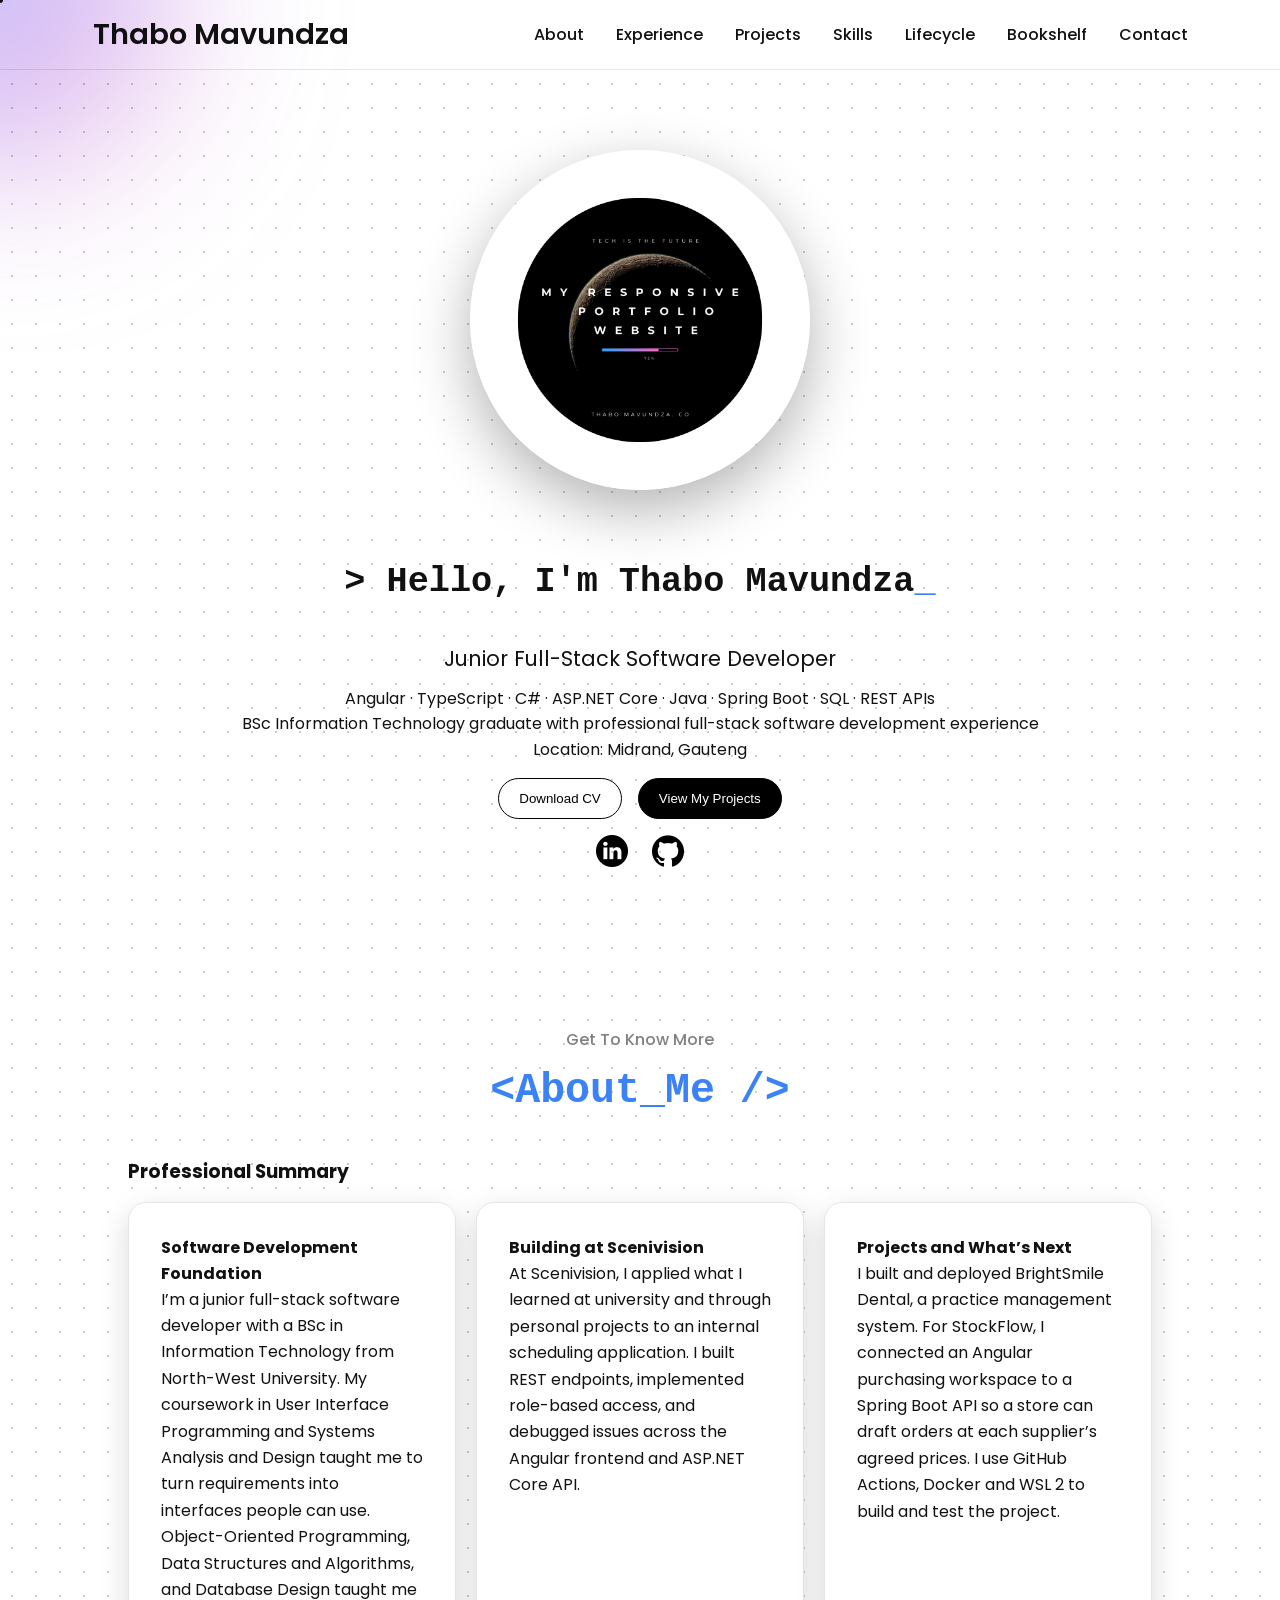
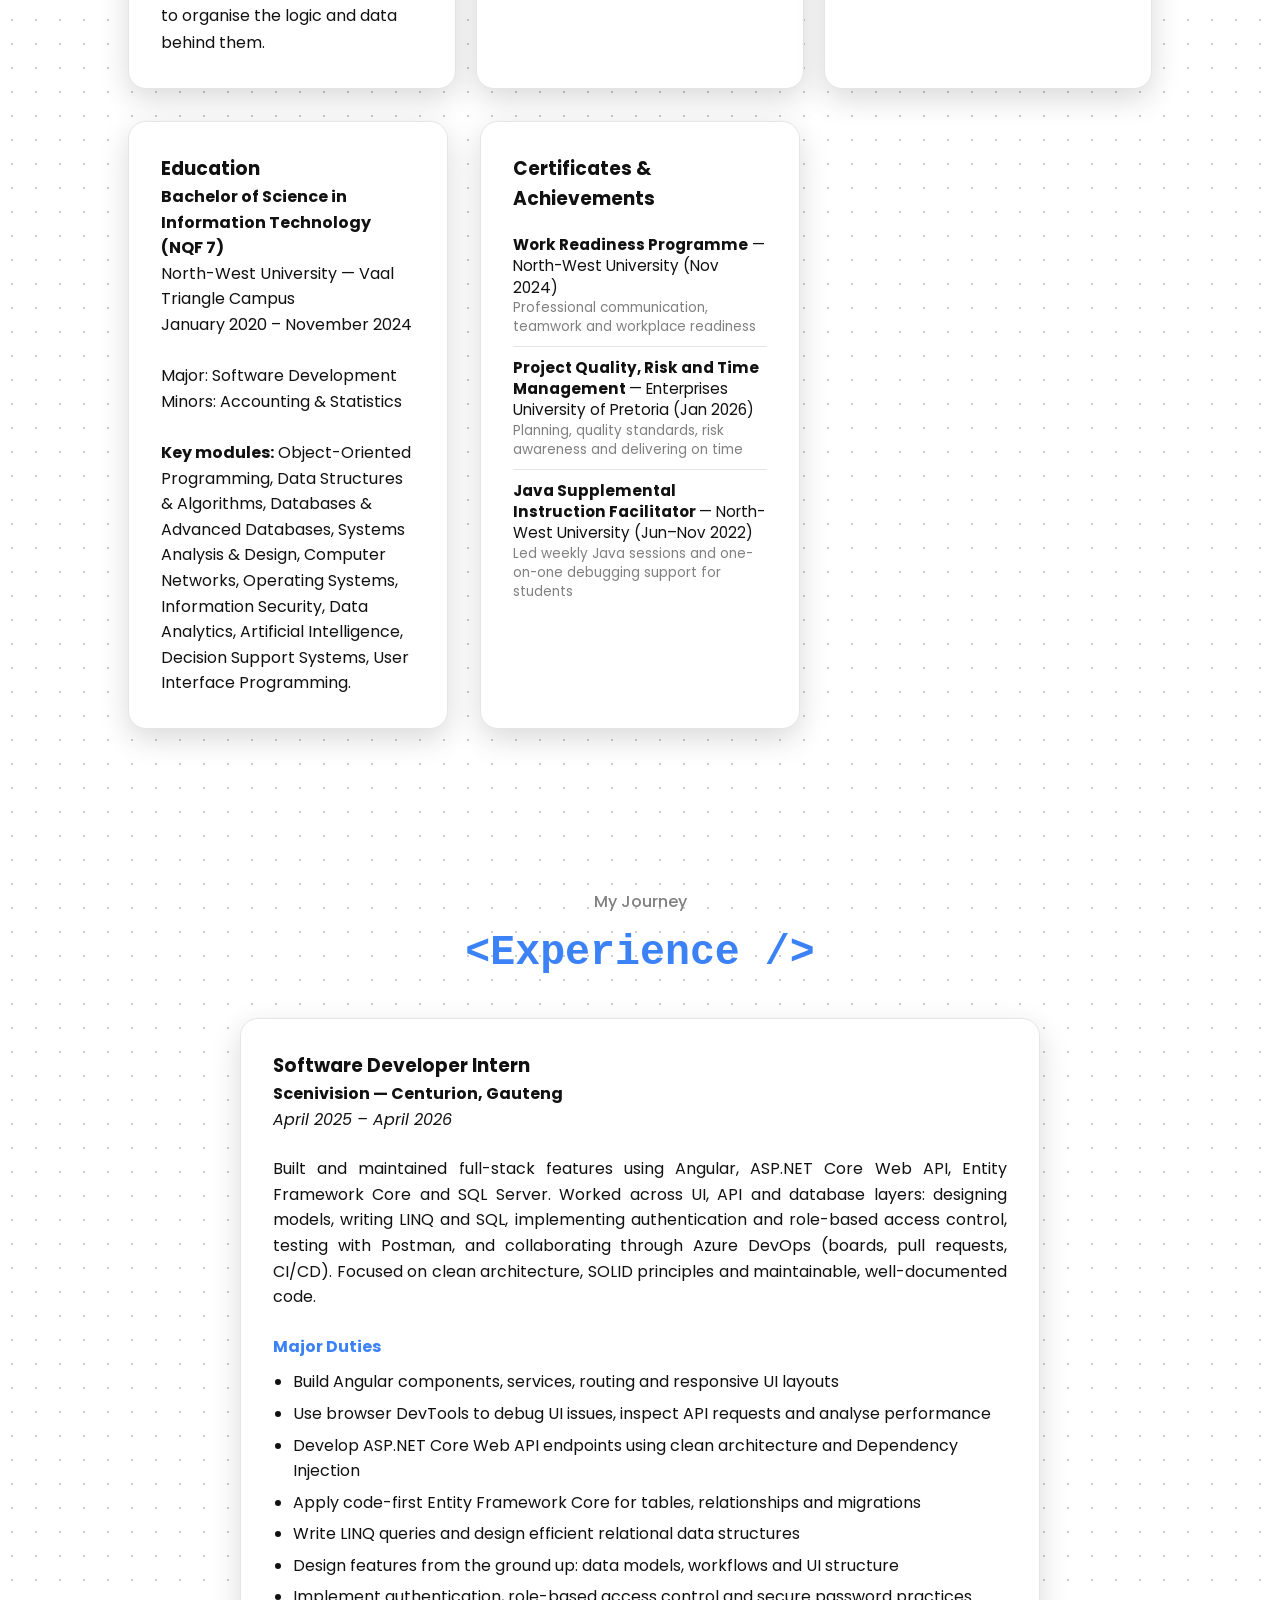
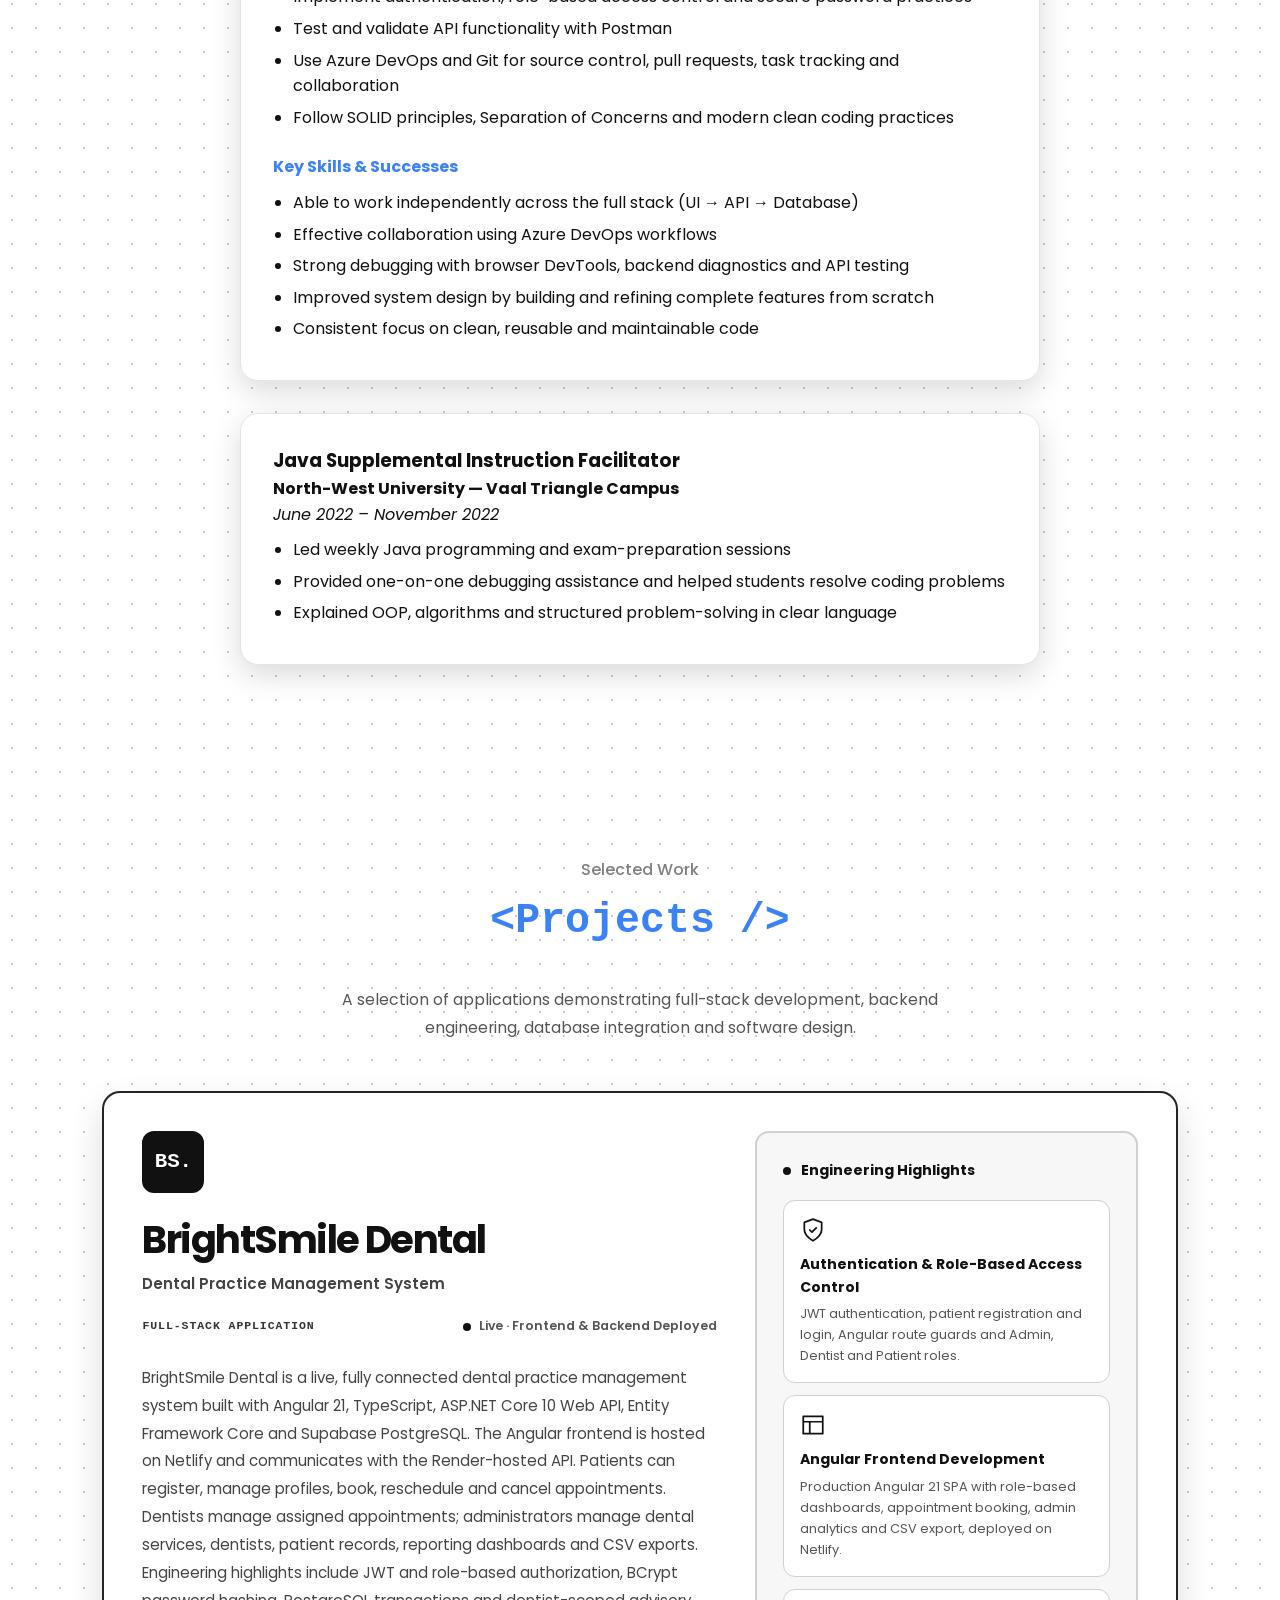
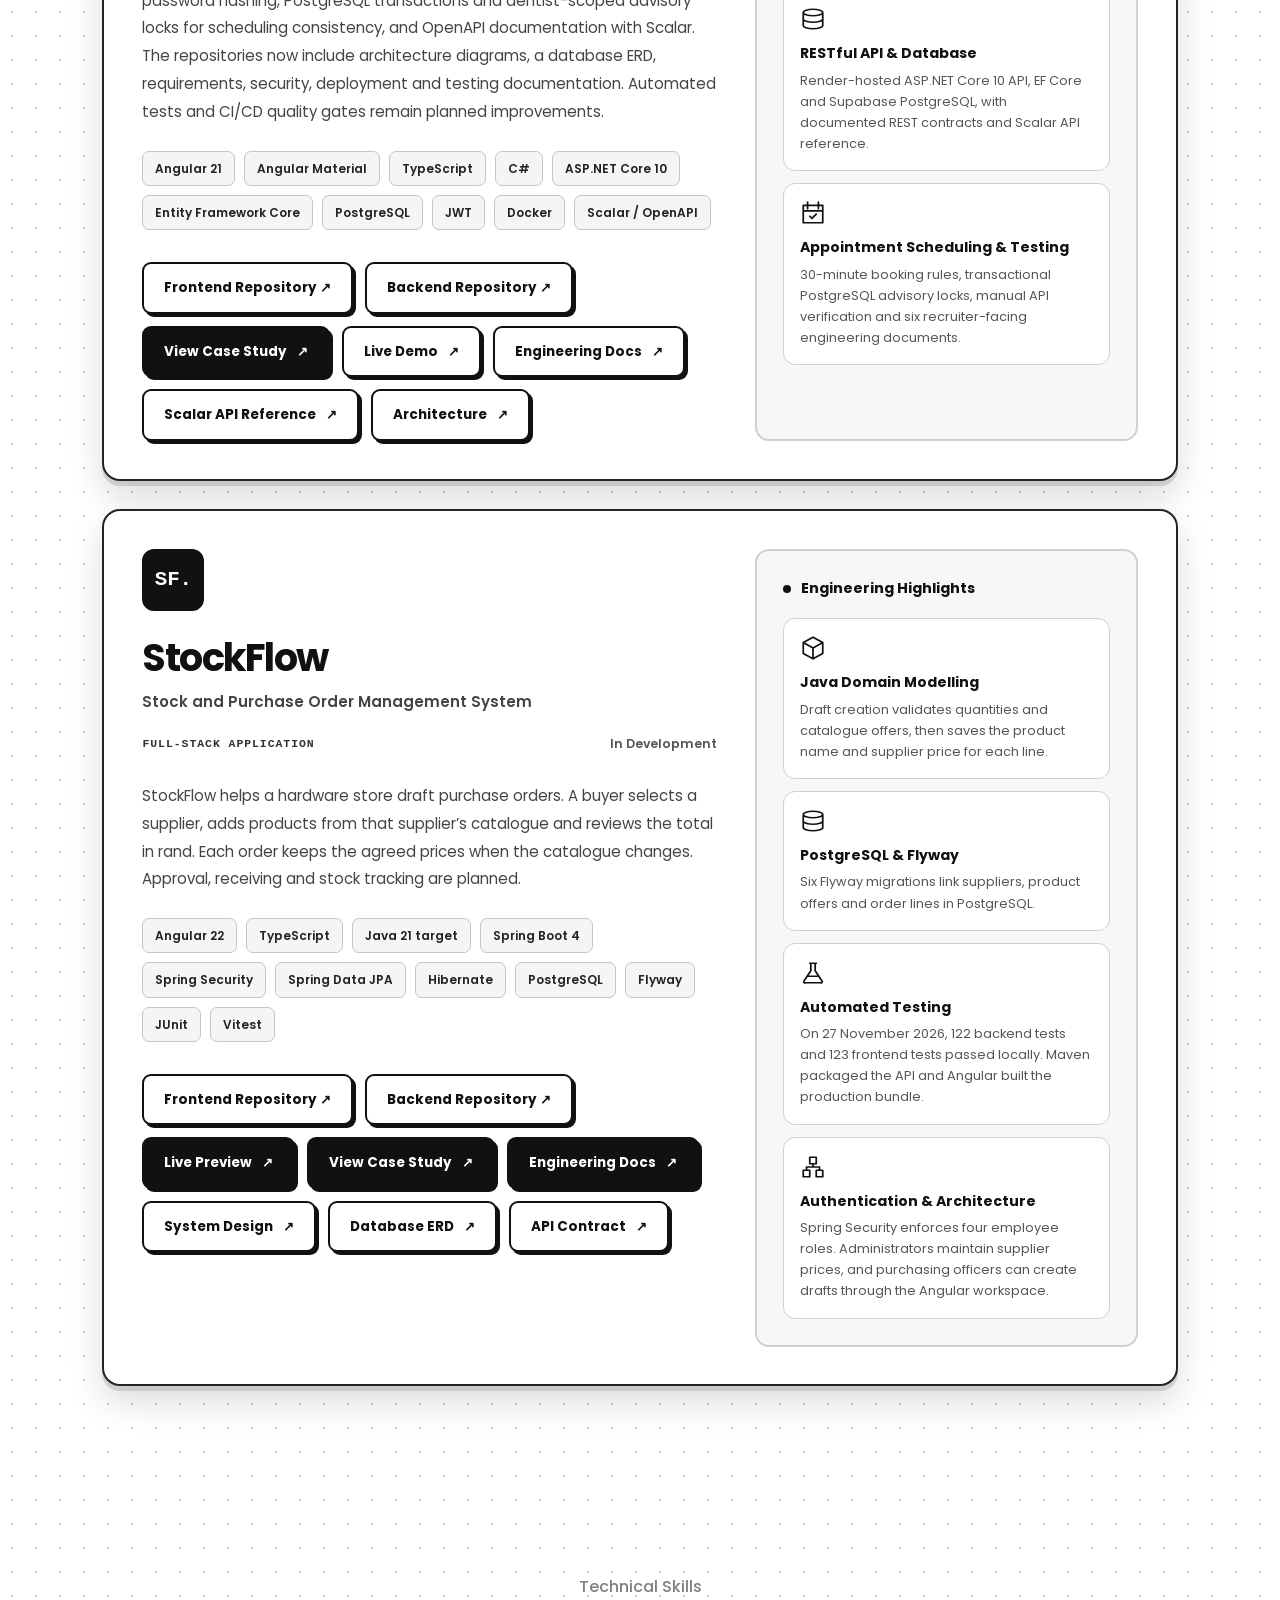
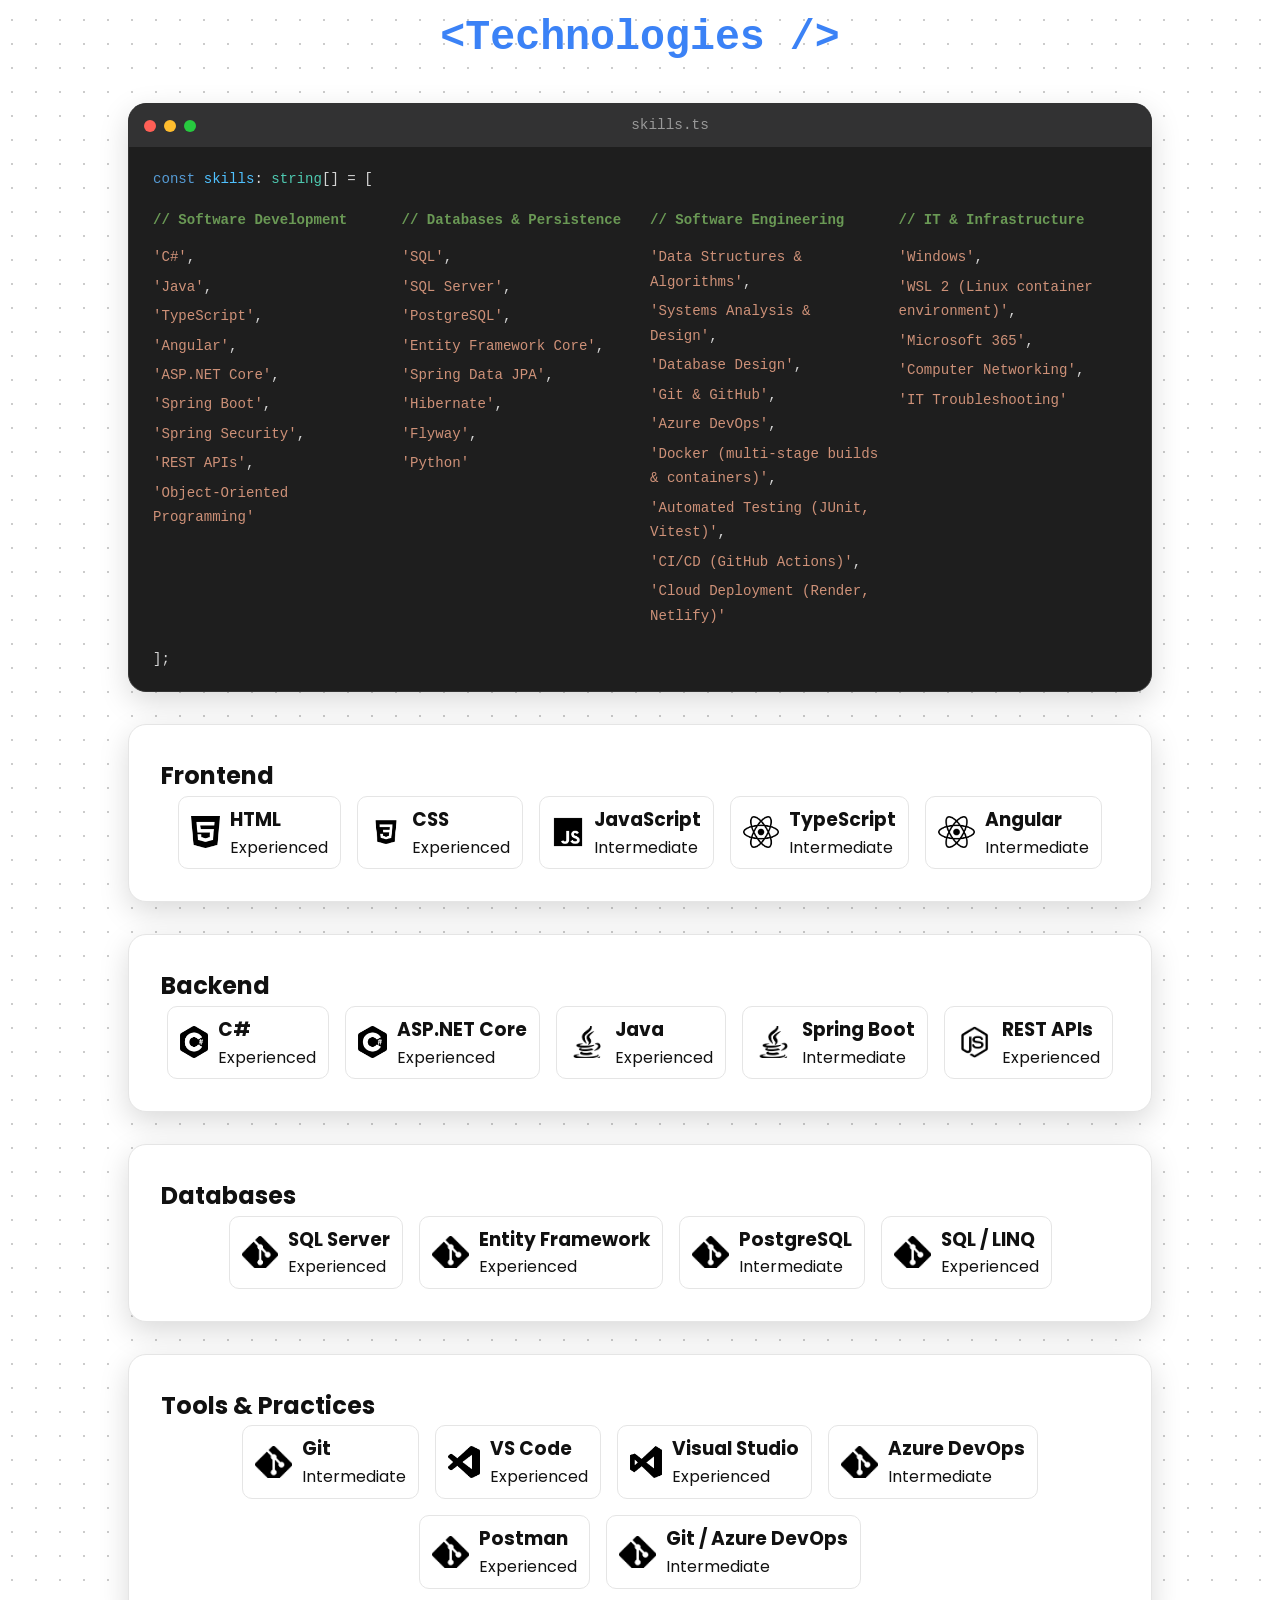
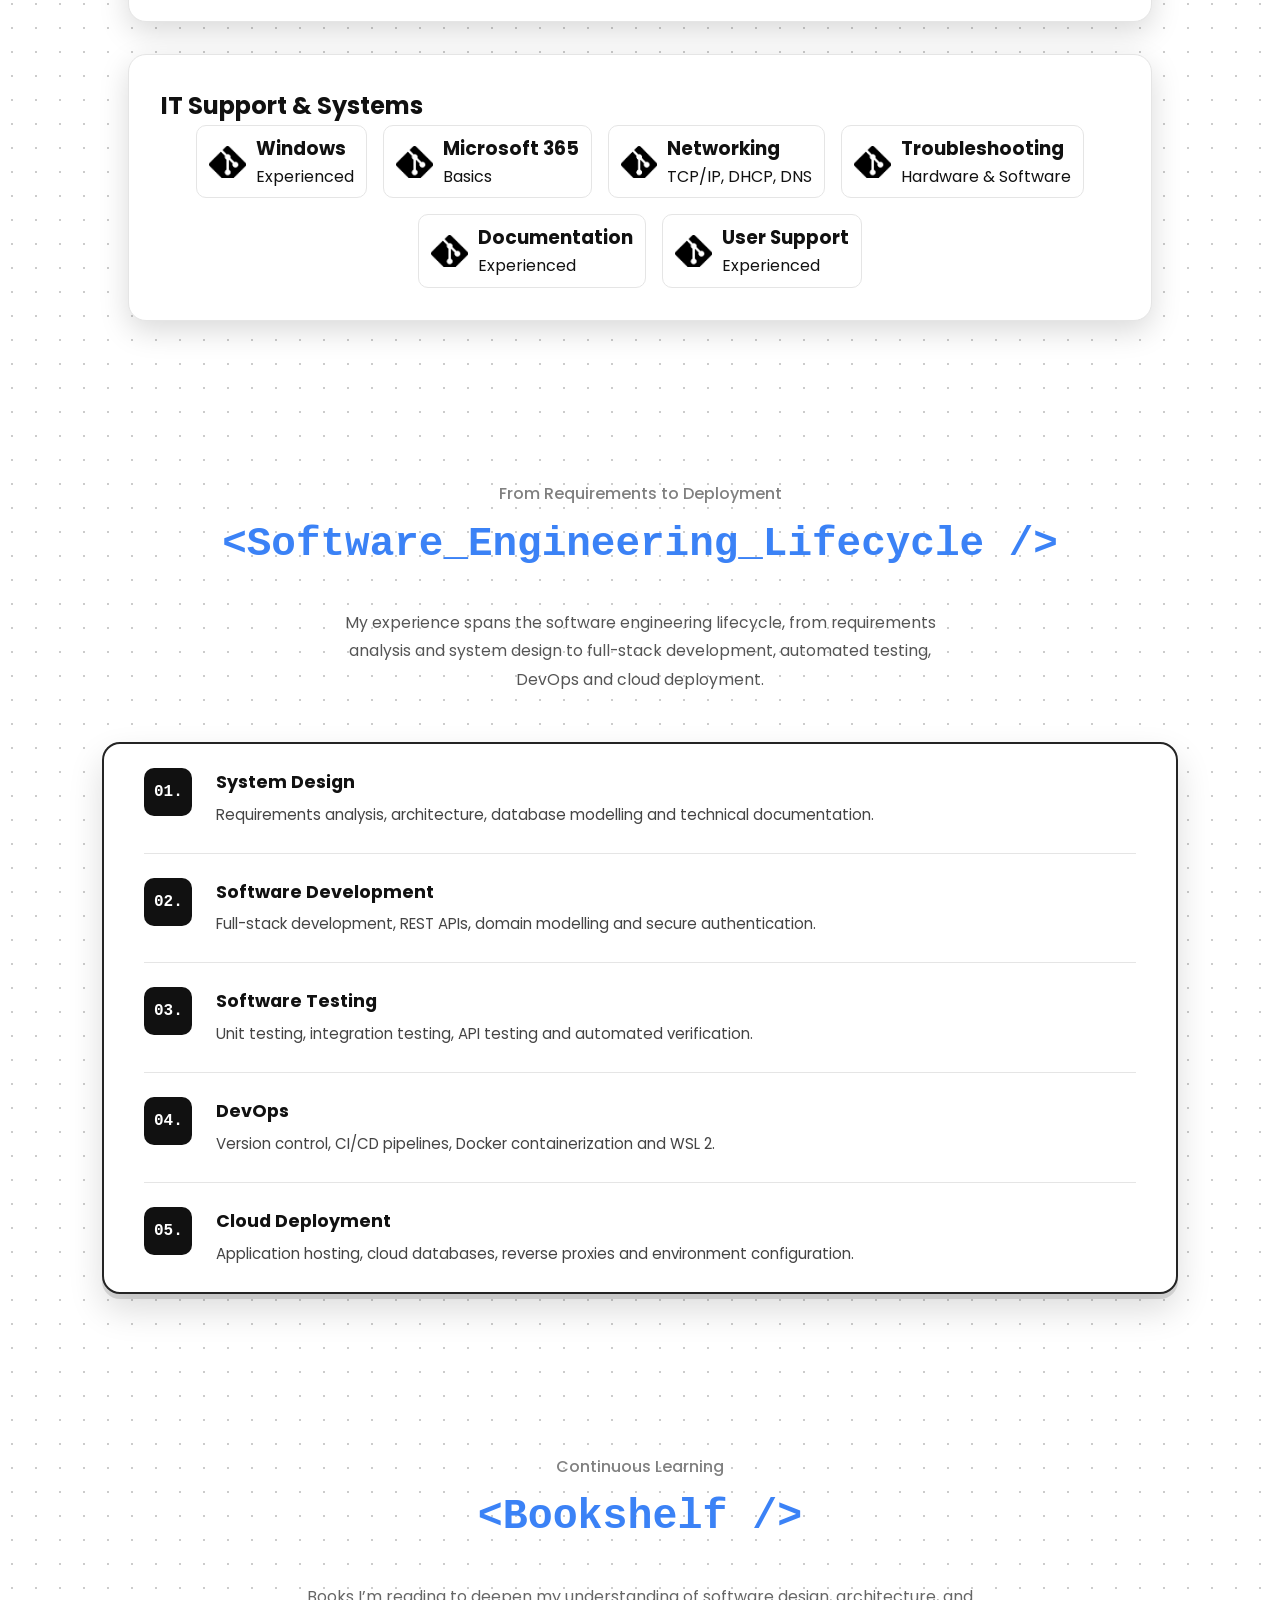
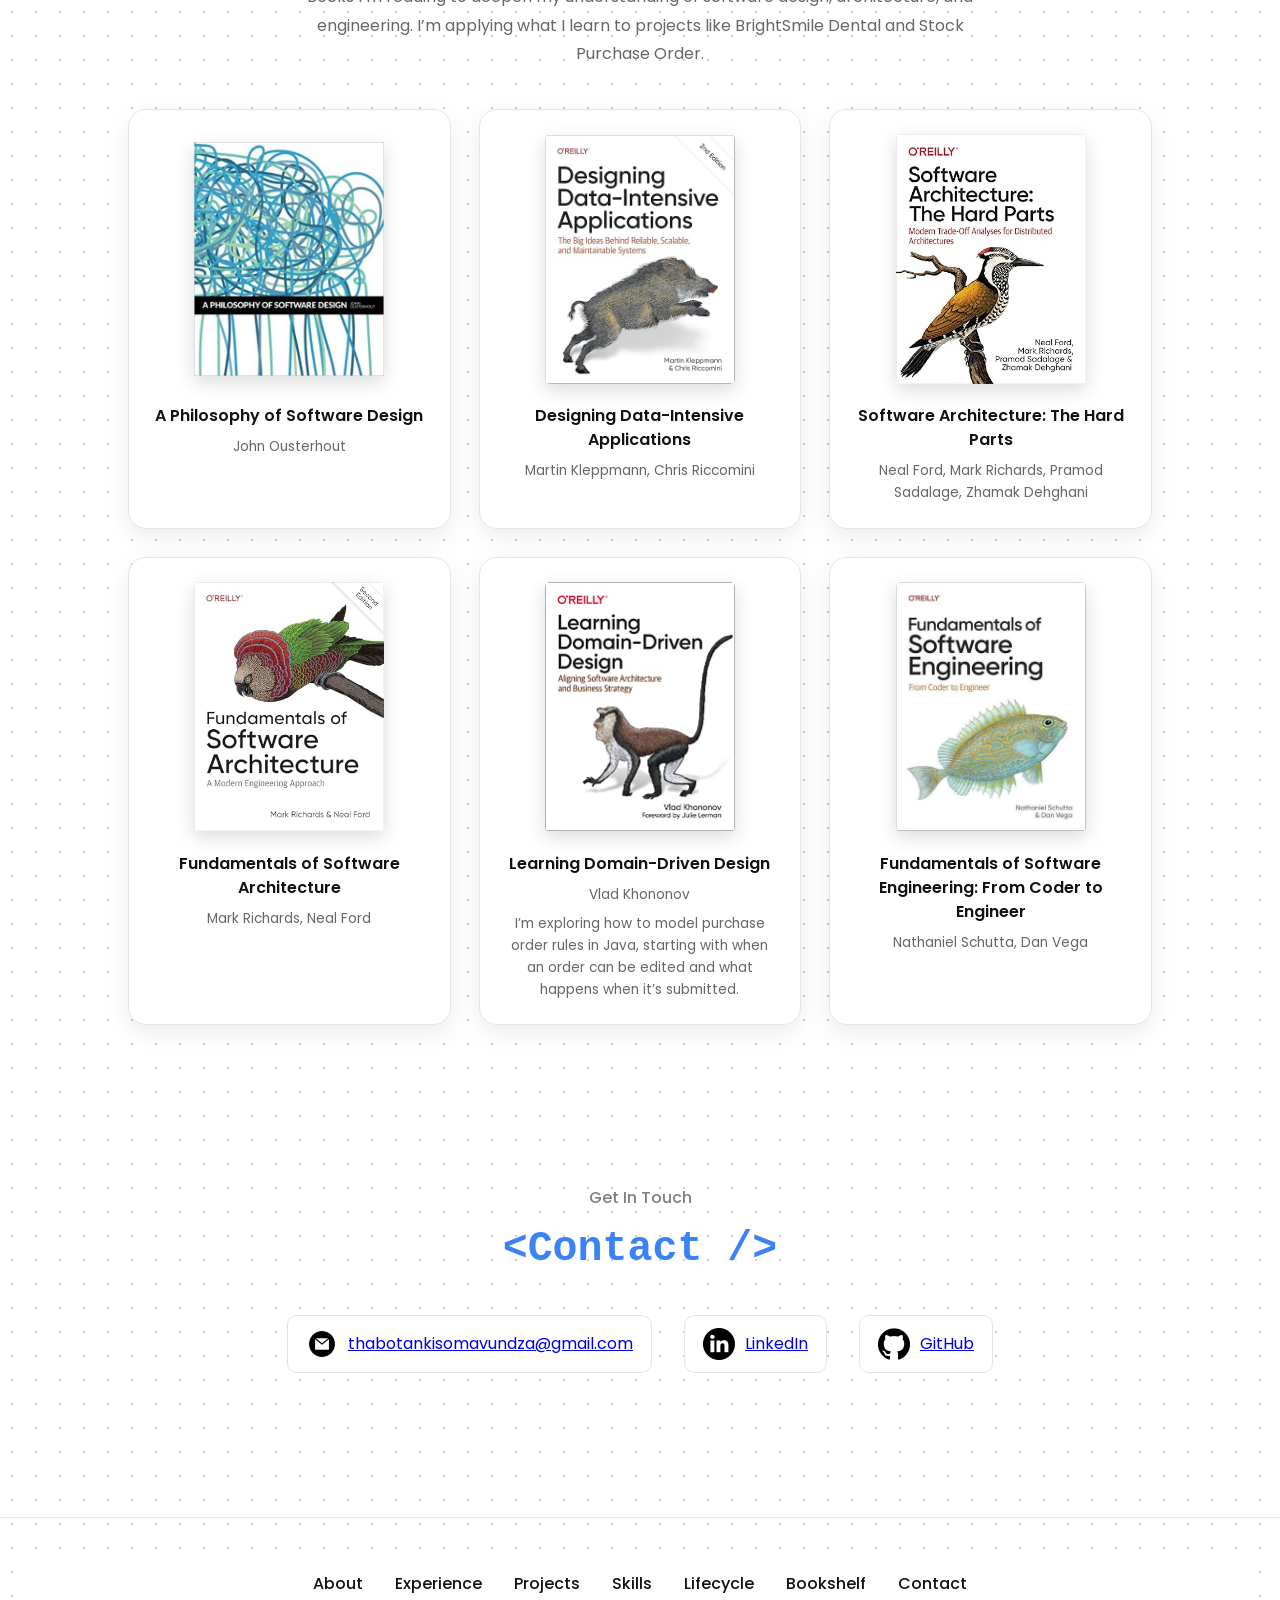
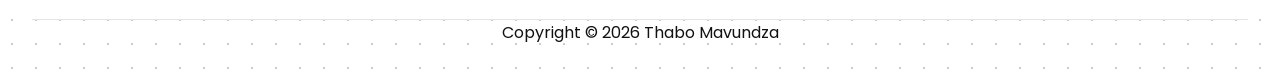
<file: index.html>
<!DOCTYPE html>

<html lang="en">

<head>

    <meta charset="UTF-8">

    <meta name="viewport" content="width=device-width, initial-scale=1.0">

    <meta name="description"

          content="Thabo Mavundza - Junior Full-Stack Software Developer specialising in Angular, ASP.NET Core, C#, REST APIs and SQL databases.">

    <title>Thabo Mavundza | Junior Software Developer</title>

    <link rel="stylesheet" href="style.css">

    <link rel="stylesheet" href="mediaqQueries.css">

    <style>

        @import url('https://fonts.googleapis.com/css2?family=Poppins:wght@300;400;500;600;700&display=swap');

    </style>

</head>

<body>

    <!-- =========================

         DESKTOP NAVIGATION

    ========================== -->

    <nav id="desktop-nav">

        <div class="logo">Thabo Mavundza</div>

        <ul class="nav-links">

            <li><a href="#about">About</a></li>

            <li><a href="#work">Experience</a></li>

            <li><a href="#projects">Projects</a></li>

            <li><a href="#experience">Skills</a></li>

            <li><a href="#lifecycle">Lifecycle</a></li>
            <li><a href="#bookshelf">Bookshelf</a></li>

            <li><a href="#contact">Contact</a></li>

        </ul>

    </nav>

    <!-- =========================

         MOBILE NAVIGATION

    ========================== -->

    <nav id="hamburger-nav">

        <div class="logo">Thabo Mavundza</div>

        <div class="hamburger-menu">

            <div class="hamburger-icon"

                 onclick="toggleMenu()"

                 onkeydown="if(event.key === 'Enter' || event.key === ' ') { event.preventDefault(); toggleMenu(); }"

                 role="button"

                 tabindex="0"

                 aria-label="Toggle menu"

                 aria-expanded="false">

                <span></span>

                <span></span>

                <span></span>

            </div>

            <div class="menu-links">

                <li><a href="#about" onclick="toggleMenu()">About</a></li>

                <li><a href="#work" onclick="toggleMenu()">Experience</a></li>

                <li><a href="#projects" onclick="toggleMenu()">Projects</a></li>

                <li><a href="#experience" onclick="toggleMenu()">Skills</a></li>

                <li><a href="#lifecycle" onclick="toggleMenu()">Lifecycle</a></li>
                <li><a href="#bookshelf" onclick="toggleMenu()">Bookshelf</a></li>

                <li><a href="#contact" onclick="toggleMenu()">Contact</a></li>

            </div>

        </div>

    </nav>

    <!-- =========================

         PROFILE / HERO

    ========================== -->

    <section id="profile">

        <div class="section__pic-container">

            <img src="./assets/profile-pic11.png"

                 alt="Thabo Mavundza profile picture">

        </div>

        <div class="section__text">

            <h1 class="title terminal-title"

                id="typewriter">&nbsp;</h1>

            <p class="section__text__p2">

                Junior Full-Stack Software Developer

            </p>

            <p>

                Angular · TypeScript · C# · ASP.NET Core · Java · Spring Boot · SQL · REST APIs

            </p>

            <p>

                BSc Information Technology graduate with professional full-stack software development experience

            </p>

            <p>

                Location: Midrand, Gauteng

            </p>

            <div class="btn-container">

                <button class="btn btn-color-2"

                        onclick="window.open('./assets/DOC-20261117-WA0015 (1).pdf', '_blank')">

                    Download CV

                </button>

                <button class="btn btn-color-1"

                        onclick="location.href='#projects'">

                    View My Projects

                </button>

            </div>

            <div id="socials-container">

                <img src="./assets/linkedin.png"

                     class="icon"

                     alt="LinkedIn"

                     onclick="window.open('https://linkedin.com/in/thabo-mavundza', '_blank')">

                <img src="./assets/github.png"

                     class="icon"

                     alt="GitHub"

                     onclick="window.open('https://github.com/AriesMaster', '_blank')">

            </div>

        </div>

    </section>

    <!-- =========================

         ABOUT

    ========================== -->

    <section id="about">

        <p class="section__text__p1">Get To Know More</p>

        <h1 class="title code-header">&lt;About_Me /&gt;</h1>

        <div class="about-details-container">

            <div class="about-container">

                <!-- PROFESSIONAL SUMMARY -->

                <div class="professional-summary">
                    <h3>Professional Summary</h3>
                    <div class="summary-cards">
                        <div class="details-container">
                            <h4>Software Development Foundation</h4>
                            <p>I’m a junior full-stack software developer with a BSc in Information Technology from North-West University. My coursework in User Interface Programming and Systems Analysis and Design taught me to turn requirements into interfaces people can use. Object-Oriented Programming, Data Structures and Algorithms, and Database Design taught me to organise the logic and data behind them.</p>
                        </div>
                        <div class="details-container">
                            <h4>Building at Scenivision</h4>
                            <p>At Scenivision, I applied what I learned at university and through personal projects to an internal scheduling application. I built REST endpoints, implemented role-based access, and debugged issues across the Angular frontend and ASP.NET Core API.</p>
                        </div>
                        <div class="details-container">
                            <h4>Projects and What’s Next</h4>
                            <p>I built and deployed BrightSmile Dental, a practice management system. For StockFlow, I connected an Angular purchasing workspace to a Spring Boot API so a store can draft orders at each supplier’s agreed prices. I use GitHub Actions, Docker and WSL 2 to build and test the project.</p>
                        </div>
                    </div>
                </div>

                <!-- EDUCATION -->

                <div class="details-container">

                    <h3>Education</h3>

                    <p>

                        <strong>

                            Bachelor of Science in Information Technology (NQF 7)

                        </strong>

                        <br>

                        North-West University — Vaal Triangle Campus

                        <br>

                        January 2020 – November 2024

                        <br><br>

                        Major: Software Development

                        <br>

                        Minors: Accounting &amp; Statistics

                        <br><br>

                        <strong>Key modules:</strong>

                        Object-Oriented Programming,

                        Data Structures &amp; Algorithms,

                        Databases &amp; Advanced Databases,

                        Systems Analysis &amp; Design,

                        Computer Networks,

                        Operating Systems,

                        Information Security,

                        Data Analytics,

                        Artificial Intelligence,

                        Decision Support Systems,

                        User Interface Programming.

                    </p>

                </div>

                <!-- CERTIFICATES -->

                <div class="details-container">

                    <h3>Certificates &amp; Achievements</h3>

                    <ul class="cert-list">

                        <li>

                            <strong>Work Readiness Programme</strong>

                            — North-West University (Nov 2024)

                            <br>

                            <span>

                                Professional communication, teamwork

                                and workplace readiness

                            </span>

                        </li>

                        <li>

                            <strong>

                                Project Quality, Risk and Time Management

                            </strong>

                            — Enterprises University of Pretoria (Jan 2026)

                            <br>

                            <span>

                                Planning, quality standards, risk awareness

                                and delivering on time

                            </span>

                        </li>

                        <li>

                            <strong>

                                Java Supplemental Instruction Facilitator

                            </strong>

                            — North-West University (Jun–Nov 2022)

                            <br>

                            <span>

                                Led weekly Java sessions and one-on-one

                                debugging support for students

                            </span>

                        </li>

                    </ul>

                </div>

            </div>

        </div>

    </section>

    <!-- =========================

         WORK EXPERIENCE

    ========================== -->

    <section id="work">

        <p class="section__text__p1">My Journey</p>

        <h1 class="title code-header">&lt;Experience /&gt;</h1>

        <!-- SCENIVISION -->

        <div class="details-container">

            <h3>Software Developer Intern</h3>

            <p>

                <strong>Scenivision — Centurion, Gauteng</strong>

            </p>

            <p>

                <em>April 2025 – April 2026</em>

            </p>

            <p style="margin: 1.5rem 0; text-align: justify;">

                Built and maintained full-stack features using Angular,

                ASP.NET Core Web API, Entity Framework Core and SQL Server.

                Worked across UI, API and database layers:

                designing models, writing LINQ and SQL,

                implementing authentication and role-based access control,

                testing with Postman, and collaborating through

                Azure DevOps (boards, pull requests, CI/CD).

                Focused on clean architecture, SOLID principles

                and maintainable, well-documented code.

            </p>

            <h4 style="margin-bottom: 0.5rem; color: var(--accent);">

                Major Duties

            </h4>

            <ul>

                <li>

                    Build Angular components, services,

                    routing and responsive UI layouts

                </li>

                <li>

                    Use browser DevTools to debug UI issues,

                    inspect API requests and analyse performance

                </li>

                <li>

                    Develop ASP.NET Core Web API endpoints using

                    clean architecture and Dependency Injection

                </li>

                <li>

                    Apply code-first Entity Framework Core

                    for tables, relationships and migrations

                </li>

                <li>

                    Write LINQ queries and design efficient

                    relational data structures

                </li>

                <li>

                    Design features from the ground up:

                    data models, workflows and UI structure

                </li>

                <li>

                    Implement authentication, role-based access control

                    and secure password practices

                </li>

                <li>

                    Test and validate API functionality with Postman

                </li>

                <li>

                    Use Azure DevOps and Git for source control,

                    pull requests, task tracking and collaboration

                </li>

                <li>

                    Follow SOLID principles, Separation of Concerns

                    and modern clean coding practices

                </li>

            </ul>

            <h4 style="margin: 1.5rem 0 0.5rem 0; color: var(--accent);">

                Key Skills &amp; Successes

            </h4>

            <ul>

                <li>

                    Able to work independently across the full stack

                    (UI → API → Database)

                </li>

                <li>

                    Effective collaboration using Azure DevOps workflows

                </li>

                <li>

                    Strong debugging with browser DevTools,

                    backend diagnostics and API testing

                </li>

                <li>

                    Improved system design by building and refining

                    complete features from scratch

                </li>

                <li>

                    Consistent focus on clean, reusable

                    and maintainable code

                </li>

            </ul>

        </div>

        <!-- JAVA SI FACILITATOR -->

        <div class="details-container">

            <h3>Java Supplemental Instruction Facilitator</h3>

            <p>

                <strong>

                    North-West University — Vaal Triangle Campus

                </strong>

            </p>

            <p>

                <em>June 2022 – November 2022</em>

            </p>

            <ul>

                <li>

                    Led weekly Java programming

                    and exam-preparation sessions

                </li>

                <li>

                    Provided one-on-one debugging assistance

                    and helped students resolve coding problems

                </li>

                <li>

                    Explained OOP, algorithms and structured

                    problem-solving in clear language

                </li>

            </ul>

        </div>

    </section>

    <!-- =========================

         PROJECTS — REDESIGNED

    ========================== -->

    <section id="projects" class="portfolio-projects">

        <p class="section__text__p1">Selected Work</p>

        <h1 class="title code-header">&lt;Projects /&gt;</h1>

        <p class="projects-intro">

            A selection of applications demonstrating full-stack development,

            backend engineering, database integration and software design.

        </p>

        <div class="projects-layout">

            <!-- =========================

                 FEATURED: BRIGHTSMILE

            ========================== -->

            <article class="project-card project-featured">

                <div class="project-featured-content">

                    <!-- MAIN PROJECT INFORMATION -->

                    <div class="project-main">

                        <div class="project-icon" aria-hidden="true">

                            BS.

                        </div>

                        <h2>BrightSmile Dental</h2>

                        <p class="project-subtitle">

                            Dental Practice Management System

                        </p>

                        <div class="project-topline">

                            <span class="project-category">

                                FULL-STACK APPLICATION

                            </span>

                            <span class="project-status">

                                <span class="status-dot"></span>

                                <span class="project-status-text">

                                    Live · Frontend &amp; Backend Deployed

                                </span>

                            </span>

                        </div>

                        <p class="project-description">
                            BrightSmile Dental is a live, fully connected dental practice management system built with Angular 21, TypeScript, ASP.NET Core 10 Web API, Entity Framework Core and Supabase PostgreSQL. The Angular frontend is hosted on Netlify and communicates with the Render-hosted API.

                            Patients can register, manage profiles, book, reschedule and cancel appointments. Dentists manage assigned appointments; administrators manage dental services, dentists, patient records, reporting dashboards and CSV exports.

                            Engineering highlights include JWT and role-based authorization, BCrypt password hashing, PostgreSQL transactions and dentist-scoped advisory locks for scheduling consistency, and OpenAPI documentation with Scalar. The repositories now include architecture diagrams, a database ERD, requirements, security, deployment and testing documentation. Automated tests and CI/CD quality gates remain planned improvements.
                        </p>

                        <div class="project-tags">

                            <span>Angular 21</span>

                            <span>Angular Material</span>

                            <span>TypeScript</span>

                            <span>C#</span>

                            <span>ASP.NET Core 10</span>

                            <span>Entity Framework Core</span>

                            <span>PostgreSQL</span>

                            <span>JWT</span>
                            <span>Docker</span>
                            <span>Scalar / OpenAPI</span>

                        </div>

                        <div class="project-actions">


                            <a class="project-btn secondary" href="https://github.com/AriesMaster/BrightSmileDentalFrontEnd"

                               target="_blank"

                               rel="noopener noreferrer">

                                Frontend Repository ↗

                            </a>

                            <a class="project-btn secondary" href="https://github.com/AriesMaster/BrightSmileDentalBackEnd"

                               target="_blank"

                               rel="noopener noreferrer">

                                Backend Repository ↗

                            </a>

                        

                            <a href="brightsmile.html"

                               class="project-btn primary">

                                View Case Study

                                <span aria-hidden="true">↗</span>

                            </a>

                            <a href="https://brightsmiledentalfrontend.netlify.app/"

                               target="_blank"

                               rel="noopener noreferrer"

                               class="project-btn secondary">

                                Live Demo

                                <span aria-hidden="true">↗</span>

                            </a>

                            <a href="https://github.com/AriesMaster/BrightSmileDentalBackEnd/tree/master/docs"

                               target="_blank"

                               rel="noopener noreferrer"

                               class="project-btn secondary">

                                Engineering Docs

                                <span aria-hidden="true">↗</span>

                            </a>

                            <a href="https://brightsmiledentalbackend.onrender.com/api-docs"

                               target="_blank"

                               rel="noopener noreferrer"

                               class="project-btn secondary">

                                Scalar API Reference

                                <span aria-hidden="true">↗</span>

                            </a>

                            <a href="https://github.com/AriesMaster/BrightSmileDentalBackEnd/blob/master/docs/ARCHITECTURE.md"

                               target="_blank"

                               rel="noopener noreferrer"

                               class="project-btn secondary">

                                Architecture

                                <span aria-hidden="true">↗</span>

                            </a>

                        </div>

                    </div>

                    <!-- ENGINEERING HIGHLIGHTS -->

                    <div class="project-feature-panel">

                        <div class="feature-panel-heading">

                            <span class="feature-dot"></span>

                            Engineering Highlights

                        </div>

                        <div class="feature-item">

                            <svg class="feature-icon" viewBox="0 0 24 24" fill="none" stroke="currentColor" stroke-width="1.6" stroke-linecap="round" stroke-linejoin="round" aria-hidden="true"><path d="M12 22s8-4 8-11V5l-8-3-8 3v6c0 7 8 11 8 11z M9 12l2 2 4-4"/></svg>

                            <div>

                                <strong>Authentication &amp; Role-Based Access Control</strong>

                                <p>

                                    JWT authentication, patient registration and login, Angular route guards and Admin, Dentist and Patient roles.

                                </p>

                            </div>

                        </div>

                        <div class="feature-item">

                            <svg class="feature-icon" viewBox="0 0 24 24" fill="none" stroke="currentColor" stroke-width="1.6" stroke-linecap="round" stroke-linejoin="round" aria-hidden="true"><path d="M3 4h18v16H3z M3 9h18 M9 9v11"/></svg>

                            <div>

                                <strong>Angular Frontend Development</strong>

                                <p>

                                    Production Angular 21 SPA with role-based dashboards, appointment booking, admin analytics and CSV export, deployed on Netlify.

                                </p>

                            </div>

                        </div>

                        <div class="feature-item">

                            <svg class="feature-icon" viewBox="0 0 24 24" fill="none" stroke="currentColor" stroke-width="1.6" stroke-linecap="round" stroke-linejoin="round" aria-hidden="true"><path d="M3 6a9 3 0 1 0 18 0a9 3 0 1 0-18 0 M3 6v12a9 3 0 0 0 18 0V6 M3 12a9 3 0 0 0 18 0"/></svg>

                            <div>

                                <strong>RESTful API &amp; Database</strong>

                                <p>

                                    Render-hosted ASP.NET Core 10 API, EF Core and Supabase PostgreSQL, with documented REST contracts and Scalar API reference.

                                </p>

                            </div>

                        </div>

                        <div class="feature-item">

                            <svg class="feature-icon" viewBox="0 0 24 24" fill="none" stroke="currentColor" stroke-width="1.6" stroke-linecap="round" stroke-linejoin="round" aria-hidden="true"><path d="M3 5h18v16H3z M7 2v6 M17 2v6 M3 10h18 M9 15l2 2 4-4"/></svg>

                            <div>

                                <strong>Appointment Scheduling &amp; Testing</strong>

                                <p>

                                    30-minute booking rules, transactional PostgreSQL advisory locks, manual API verification and six recruiter-facing engineering documents.

                                </p>

                            </div>

                        </div>

                        

                    </div>

                </div>

            </article>

            <!-- =========================

                 SECONDARY PROJECTS

            ========================== -->

            <!-- FEATURED: STOCKFLOW -->
            <article class="project-card project-featured">
                <div class="project-featured-content">
                    <div class="project-main">
                        <div class="project-icon" aria-hidden="true">SF.</div>
                        <h2>StockFlow</h2>
                        <p class="project-subtitle">Stock and Purchase Order Management System</p>
                        <div class="project-topline">
                            <span class="project-category">FULL-STACK APPLICATION</span>
                            <span class="project-status">In Development</span>
                        </div>
                        <p class="project-description">StockFlow helps a hardware store draft purchase orders. A buyer selects a supplier, adds products from that supplier’s catalogue and reviews the total in rand. Each order keeps the agreed prices when the catalogue changes. Approval, receiving and stock tracking are planned.</p>
                        <div class="project-tags"><span>Angular 22</span> <span>TypeScript</span> <span>Java 21 target</span> <span>Spring Boot 4</span> <span>Spring Security</span> <span>Spring Data JPA</span> <span>Hibernate</span> <span>PostgreSQL</span> <span>Flyway</span> <span>JUnit</span> <span>Vitest</span></div>
                        <div class="project-actions">

                            <a class="project-btn secondary" href="https://github.com/AriesMaster/StockPurchaseOrderFrontend/tree/feature/auth-ui" target="_blank" rel="noopener noreferrer">Frontend Repository ↗</a>
                            <a class="project-btn secondary" href="https://github.com/AriesMaster/StockPurchaseOrderBackend/tree/feature/auth-persistence" target="_blank" rel="noopener noreferrer">Backend Repository ↗</a>
                        
                            <a href="https://stockflow-management.netlify.app/" class="project-btn primary">Live Preview <span aria-hidden="true">↗</span></a>
                            <a href="stockflow.html" class="project-btn primary">View Case Study <span aria-hidden="true">↗</span></a>
                            <a href="https://github.com/AriesMaster/StockPurchaseOrderBackend/tree/feature/auth-persistence/docs" target="_blank" rel="noopener noreferrer" class="project-btn primary">Engineering Docs <span aria-hidden="true">↗</span></a>
                            <a href="https://github.com/AriesMaster/StockPurchaseOrderBackend/blob/feature/auth-persistence/docs/system-design.md" target="_blank" rel="noopener noreferrer" class="project-btn secondary">System Design <span aria-hidden="true">↗</span></a>
                            <a href="https://github.com/AriesMaster/StockPurchaseOrderBackend/blob/feature/auth-persistence/docs/database-design.md" target="_blank" rel="noopener noreferrer" class="project-btn secondary">Database ERD <span aria-hidden="true">↗</span></a>
                            <a href="https://github.com/AriesMaster/StockPurchaseOrderBackend/blob/feature/auth-persistence/docs/api-contract.md" target="_blank" rel="noopener noreferrer" class="project-btn secondary">API Contract <span aria-hidden="true">↗</span></a>
                        </div>
                    </div>
                    <div class="project-feature-panel">
                        <div class="feature-panel-heading"><span class="feature-dot"></span>Engineering Highlights</div>
                        <div class="feature-item"><svg class="feature-icon" viewBox="0 0 24 24" fill="none" stroke="currentColor" stroke-width="1.6" stroke-linecap="round" stroke-linejoin="round" aria-hidden="true"><path d="M12 2l9 5v10l-9 5-9-5V7z M3 7l9 5 9-5 M12 12v10"/></svg><div><strong>Java Domain Modelling</strong><p>Draft creation validates quantities and catalogue offers, then saves the product name and supplier price for each line.</p></div></div>
                        <div class="feature-item"><svg class="feature-icon" viewBox="0 0 24 24" fill="none" stroke="currentColor" stroke-width="1.6" stroke-linecap="round" stroke-linejoin="round" aria-hidden="true"><path d="M3 6a9 3 0 1 0 18 0a9 3 0 1 0-18 0 M3 6v12a9 3 0 0 0 18 0V6 M3 12a9 3 0 0 0 18 0"/></svg><div><strong>PostgreSQL &amp; Flyway</strong><p>Six Flyway migrations link suppliers, product offers and order lines in PostgreSQL.</p></div></div>
                        <div class="feature-item"><svg class="feature-icon" viewBox="0 0 24 24" fill="none" stroke="currentColor" stroke-width="1.6" stroke-linecap="round" stroke-linejoin="round" aria-hidden="true"><path d="M9 3h6 M10 3v7l-6 9a1 1 0 0 0 1 2h14a1 1 0 0 0 1-2l-6-9V3 M7 15h10"/></svg><div><strong>Automated Testing</strong><p>On 27 November 2026, 122 backend tests and 123 frontend tests passed locally. Maven packaged the API and Angular built the production bundle.</p></div></div>
                        <div class="feature-item"><svg class="feature-icon" viewBox="0 0 24 24" fill="none" stroke="currentColor" stroke-width="1.6" stroke-linecap="round" stroke-linejoin="round" aria-hidden="true"><path d="M9 3h6v6H9z M3 15h6v6H3z M15 15h6v6h-6z M12 9v3 M6 15v-3h12v3"/></svg><div><strong>Authentication &amp; Architecture</strong><p>Spring Security enforces four employee roles. Administrators maintain supplier prices, and purchasing officers can create drafts through the Angular workspace.</p></div></div>
                        
                    </div>
                </div>
            </article>

        </div>

    </section>

    <!-- =========================

         TECHNICAL SKILLS

    ========================== -->

    <section id="experience">

        <p class="section__text__p1">Technical Skills</p>

        <h1 class="title code-header">&lt;Technologies /&gt;</h1>

        <div class="experience-details-container">

            <div class="about-container">

                <!-- IDE MOCK WINDOW -->

                <div class="details-container mock-window">

                    <div class="window-header">

                        <span class="dot red"></span>

                        <span class="dot yellow"></span>

                        <span class="dot green"></span>

                        <span class="filename">skills.ts</span>

                    </div>

                    <div class="skills-code-intro"><span class="keyword">const</span> <span class="variable">skills</span>: <span class="type">string</span>[] = [</div>
                    <div class="skills-code-grid">
                        <div class="skills-code-group">
                            <div class="skills-code-comment">// Software Development</div>
                            <div class="skills-code-line"><span class="string">'C#'</span>,</div>
                            <div class="skills-code-line"><span class="string">'Java'</span>,</div>
                            <div class="skills-code-line"><span class="string">'TypeScript'</span>,</div>
                            <div class="skills-code-line"><span class="string">'Angular'</span>,</div>
                            <div class="skills-code-line"><span class="string">'ASP.NET Core'</span>,</div>
                            <div class="skills-code-line"><span class="string">'Spring Boot'</span>,</div>
                            <div class="skills-code-line"><span class="string">'Spring Security'</span>,</div>
                            <div class="skills-code-line"><span class="string">'REST APIs'</span>,</div>
                            <div class="skills-code-line"><span class="string">'Object-Oriented Programming'</span></div>
                        </div>
                        <div class="skills-code-group">
                            <div class="skills-code-comment">// Databases &amp; Persistence</div>
                            <div class="skills-code-line"><span class="string">'SQL'</span>,</div>
                            <div class="skills-code-line"><span class="string">'SQL Server'</span>,</div>
                            <div class="skills-code-line"><span class="string">'PostgreSQL'</span>,</div>
                            <div class="skills-code-line"><span class="string">'Entity Framework Core'</span>,</div>
                            <div class="skills-code-line"><span class="string">'Spring Data JPA'</span>,</div>
                            <div class="skills-code-line"><span class="string">'Hibernate'</span>,</div>
                            <div class="skills-code-line"><span class="string">'Flyway'</span>,</div>
                            <div class="skills-code-line"><span class="string">'Python'</span></div>

                        </div>
                        <div class="skills-code-group">
                            <div class="skills-code-comment">// Software Engineering</div>
                            <div class="skills-code-line"><span class="string">'Data Structures &amp; Algorithms'</span>,</div>
                            <div class="skills-code-line"><span class="string">'Systems Analysis &amp; Design'</span>,</div>
                            <div class="skills-code-line"><span class="string">'Database Design'</span>,</div>
                            <div class="skills-code-line"><span class="string">'Git &amp; GitHub'</span>,</div>
                            <div class="skills-code-line"><span class="string">'Azure DevOps'</span>,</div>
                            <div class="skills-code-line"><span class="string">'Docker (multi-stage builds &amp; containers)'</span>,</div>
                            <div class="skills-code-line"><span class="string">'Automated Testing (JUnit, Vitest)'</span>,</div>
                            <div class="skills-code-line"><span class="string">'CI/CD (GitHub Actions)'</span>,</div>
                            <div class="skills-code-line"><span class="string">'Cloud Deployment (Render, Netlify)'</span></div>
                        </div>
                        <div class="skills-code-group">
                            <div class="skills-code-comment">// IT &amp; Infrastructure</div>
                            <div class="skills-code-line"><span class="string">'Windows'</span>,</div>
                            <div class="skills-code-line"><span class="string">'WSL 2 (Linux container environment)'</span>,</div>
                            <div class="skills-code-line"><span class="string">'Microsoft 365'</span>,</div>
                            <div class="skills-code-line"><span class="string">'Computer Networking'</span>,</div>
                            <div class="skills-code-line"><span class="string">'IT Troubleshooting'</span></div>
                        </div>
                    </div>
                    <div class="skills-code-outro">];</div>

                </div>

                <!-- FRONTEND -->

                <div class="details-container">

                    <h2 class="experience-sub-title">Frontend</h2>

                    <div class="article-container">

                        <article>

                            <img src="assets/html.png" class="icon" alt="">

                            <div>

                                <h3>HTML</h3>

                                <p>Experienced</p>

                            </div>

                        </article>

                        <article>

                            <img src="assets/css1.png" class="icon" alt="">

                            <div>

                                <h3>CSS</h3>

                                <p>Experienced</p>

                            </div>

                        </article>

                        <article>

                            <img src="assets/javas.png" class="icon" alt="">

                            <div>

                                <h3>JavaScript</h3>

                                <p>Intermediate</p>

                            </div>

                        </article>

                        <article>

                            <img src="assets/react.png" class="icon" alt="">

                            <div>

                                <h3>TypeScript</h3>

                                <p>Intermediate</p>

                            </div>

                        </article>

                        <article>

                            <img src="assets/react.png" class="icon" alt="">

                            <div>

                                <h3>Angular</h3>

                                <p>Intermediate</p>

                            </div>

                        </article>

                    </div>

                </div>

                <!-- BACKEND -->

                <div class="details-container">

                    <h2 class="experience-sub-title">Backend</h2>

                    <div class="article-container">

                        <article>

                            <img src="assets/c.png" class="icon" alt="">

                            <div>

                                <h3>C#</h3>

                                <p>Experienced</p>

                            </div>

                        </article>

                        <article>

                            <img src="assets/c.png" class="icon" alt="">

                            <div>

                                <h3>ASP.NET Core</h3>

                                <p>Experienced</p>

                            </div>

                        </article>

                        <article>

                            <img src="assets/java.png" class="icon" alt="">

                            <div>

                                <h3>Java</h3>

                                <p>Experienced</p>

                            </div>

                        </article>

                        <article>

                            <img src="assets/java.png" class="icon" alt="">

                            <div>

                                <h3>Spring Boot</h3>

                                <p>Intermediate</p>

                            </div>

                        </article>

                        <article>

                            <img src="assets/node.png" class="icon" alt="">

                            <div>

                                <h3>REST APIs</h3>

                                <p>Experienced</p>

                            </div>

                        </article>

                    </div>

                </div>

                <!-- DATABASES -->

                <div class="details-container">

                    <h2 class="experience-sub-title">Databases</h2>

                    <div class="article-container">

                        <article>

                            <img src="assets/git.png" class="icon" alt="">

                            <div>

                                <h3>SQL Server</h3>

                                <p>Experienced</p>

                            </div>

                        </article>

                        <article>

                            <img src="assets/git.png" class="icon" alt="">

                            <div>

                                <h3>Entity Framework</h3>

                                <p>Experienced</p>

                            </div>

                        </article>

                        <article>

                            <img src="assets/git.png" class="icon" alt="">

                            <div>

                                <h3>PostgreSQL</h3>

                                <p>Intermediate</p>

                            </div>

                        </article>

                        <article>

                            <img src="assets/git.png" class="icon" alt="">

                            <div>

                                <h3>SQL / LINQ</h3>

                                <p>Experienced</p>

                            </div>

                        </article>

                    </div>

                </div>

                <!-- TOOLS -->

                <div class="details-container">

                    <h2 class="experience-sub-title">Tools &amp; Practices</h2>

                    <div class="article-container">

                        <article>

                            <img src="assets/git.png" class="icon" alt="">

                            <div>

                                <h3>Git</h3>

                                <p>Intermediate</p>

                            </div>

                        </article>

                        <article>

                            <img src="assets/vsc.png" class="icon" alt="">

                            <div>

                                <h3>VS Code</h3>

                                <p>Experienced</p>

                            </div>

                        </article>

                        <article>

                            <img src="assets/vs.png" class="icon" alt="">

                            <div>

                                <h3>Visual Studio</h3>

                                <p>Experienced</p>

                            </div>

                        </article>

                        <article>

                            <img src="assets/git.png" class="icon" alt="">

                            <div>

                                <h3>Azure DevOps</h3>

                                <p>Intermediate</p>

                            </div>

                        </article>

                        <article>

                            <img src="assets/git.png" class="icon" alt="">

                            <div>

                                <h3>Postman</h3>

                                <p>Experienced</p>

                            </div>

                        </article>

                        <article>

                            <img src="assets/git.png" class="icon" alt="">

                            <div>

                                <h3>Git / Azure DevOps</h3>

                                <p>Intermediate</p>

                            </div>

                        </article>

                    </div>

                </div>

                <!-- IT SUPPORT -->

                <div class="details-container">

                    <h2 class="experience-sub-title">IT Support &amp; Systems</h2>

                    <div class="article-container">

                        <article>

                            <img src="assets/git.png" class="icon" alt="">

                            <div>

                                <h3>Windows</h3>

                                <p>Experienced</p>

                            </div>

                        </article>

                        <article>

                            <img src="assets/git.png" class="icon" alt="">

                            <div>

                                <h3>Microsoft 365</h3>

                                <p>Basics</p>

                            </div>

                        </article>

                        <article>

                            <img src="assets/git.png" class="icon" alt="">

                            <div>

                                <h3>Networking</h3>

                                <p>TCP/IP, DHCP, DNS</p>

                            </div>

                        </article>

                        <article>

                            <img src="assets/git.png" class="icon" alt="">

                            <div>

                                <h3>Troubleshooting</h3>

                                <p>Hardware &amp; Software</p>

                            </div>

                        </article>

                        <article>

                            <img src="assets/git.png" class="icon" alt="">

                            <div>

                                <h3>Documentation</h3>

                                <p>Experienced</p>

                            </div>

                        </article>

                        <article>

                            <img src="assets/git.png" class="icon" alt="">

                            <div>

                                <h3>User Support</h3>

                                <p>Experienced</p>

                            </div>

                        </article>

                    </div>

                </div>

            </div>

        </div>

    </section>

    <section id="lifecycle">
        <p class="section__text__p1">From Requirements to Deployment</p>
        <h1 class="title code-header">&lt;Software_Engineering_Lifecycle /&gt;</h1>
        <p class="projects-intro">My experience spans the software engineering lifecycle, from requirements analysis and system design to full-stack development, automated testing, DevOps and cloud deployment.</p>
        <ol class="lifecycle-list">
            <li class="lifecycle-step">
                <span class="lifecycle-number" aria-hidden="true">01.</span>
                <div class="lifecycle-copy">
                    <h3>System Design</h3>
                    <p>Requirements analysis, architecture, database modelling and technical documentation.</p>
                </div>
            </li>
            <li class="lifecycle-step">
                <span class="lifecycle-number" aria-hidden="true">02.</span>
                <div class="lifecycle-copy">
                    <h3>Software Development</h3>
                    <p>Full-stack development, REST APIs, domain modelling and secure authentication.</p>
                </div>
            </li>
            <li class="lifecycle-step">
                <span class="lifecycle-number" aria-hidden="true">03.</span>
                <div class="lifecycle-copy">
                    <h3>Software Testing</h3>
                    <p>Unit testing, integration testing, API testing and automated verification.</p>
                </div>
            </li>
            <li class="lifecycle-step">
                <span class="lifecycle-number" aria-hidden="true">04.</span>
                <div class="lifecycle-copy">
                    <h3>DevOps</h3>
                    <p>Version control, CI/CD pipelines, Docker containerization and WSL 2.</p>
                </div>
            </li>
            <li class="lifecycle-step">
                <span class="lifecycle-number" aria-hidden="true">05.</span>
                <div class="lifecycle-copy">
                    <h3>Cloud Deployment</h3>
                    <p>Application hosting, cloud databases, reverse proxies and environment configuration.</p>
                </div>
            </li>
        </ol>
    </section>

    <!-- =========================

         BOOKSHELF

    ========================== -->

    <section id="bookshelf">

        <p class="section__text__p1">Continuous Learning</p>

        <h1 class="title code-header">&lt;Bookshelf /&gt;</h1>

        <p class="bookshelf-description">

            Books I’m reading to deepen my understanding of software design, architecture, and engineering.

            I’m applying what I learn to projects like BrightSmile Dental and Stock Purchase Order.

        </p>

        <div class="books-grid">

            <!-- BOOK 1 -->

            <div class="book-card">

                <div class="book-cover">

                    <img src="assets/A Philosophy of Software Design.jpg"

                         alt="A Philosophy of Software Design by John Ousterhout">

                </div>

                <div class="book-info">

                    <h3>A Philosophy of Software Design</h3>

                    <p>John Ousterhout</p>

                </div>

            </div>

            <!-- BOOK 2 -->

            <div class="book-card">

                <div class="book-cover">

                    <img src="assets/Designing Data-Intensive Applications The Big Ideas Behind Reliable, Scalable, and Maintainable Systems.jpg"

                         alt="Designing Data-Intensive Applications">

                </div>

                <div class="book-info">

                    <h3>Designing Data-Intensive Applications</h3>

                    <p>Martin Kleppmann, Chris Riccomini</p>

                </div>

            </div>

            <!-- BOOK 3 -->

            <div class="book-card">

                <div class="book-cover">

                    <img src="assets/Software Architecture The Hard Parts Modern Trade-Off Analyses for Distributed Architectures.jpg"

                         alt="Software Architecture: The Hard Parts">

                </div>

                <div class="book-info">

                    <h3>Software Architecture: The Hard Parts</h3>

                    <p>

                        Neal Ford, Mark Richards,

                        Pramod Sadalage, Zhamak Dehghani

                    </p>

                </div>

            </div>

            <!-- BOOK 4 -->

            <div class="book-card">

                <div class="book-cover">

                    <img src="assets/Fundamentals of Software Architecture A Modern Engineering Approach.jpg"

                         alt="Fundamentals of Software Architecture">

                </div>

                <div class="book-info">

                    <h3>Fundamentals of Software Architecture</h3>

                    <p>Mark Richards, Neal Ford</p>

                </div>

            </div>

            <!-- BOOK 5 -->

            <div class="book-card">

                <div class="book-cover">

                    <img src="assets/Learning Domain-Driven Design Aligning Software Architecture and Business Strategy.jpg"

                         alt="Learning Domain-Driven Design">

                </div>

                <div class="book-info">

                    <h3>Learning Domain-Driven Design</h3>

                    <p>Vlad Khononov</p>

                    <p>I’m exploring how to model purchase order rules in Java, starting with when an order can be edited and what happens when it’s submitted.</p>

                </div>

            </div>

            <!-- BOOK 6 -->

            <div class="book-card">

                <div class="book-cover">

                    <img src="assets/Fundamentals of Software Engineering From Coder to Engineer.jpg"

                         alt="Fundamentals of Software Engineering: From Coder to Engineer">

                </div>

                <div class="book-info">

                    <h3>

                        Fundamentals of Software Engineering:

                        From Coder to Engineer

                    </h3>

                    <p>Nathaniel Schutta, Dan Vega</p>

                </div>

            </div>

        </div>

    </section>

    <!-- =========================

         CONTACT

    ========================== -->

    <section id="contact">

        <p class="section__text__p1">Get In Touch</p>

        <h1 class="title code-header">&lt;Contact /&gt;</h1>

        <div class="contact-info-upper-container">

            <!-- EMAIL -->

            <div class="contact-info-container">

                <img src="assets/email.png"

                     class="icon email-icon"

                     alt="Email">

                <p>

                    <a href="mailto:thabotankisomavundza@gmail.com">

                        thabotankisomavundza@gmail.com

                    </a>

                </p>

            </div>

            <!-- LINKEDIN -->

            <div class="contact-info-container">

                <img src="assets/linkedin.png"

                     class="icon"

                     alt="LinkedIn">

                <p>

                    <a href="https://linkedin.com/in/thabo-mavundza"

                       target="_blank"

                       rel="noopener noreferrer">

                        LinkedIn

                    </a>

                </p>

            </div>

            <!-- GITHUB -->

            <div class="contact-info-container">

                <img src="assets/github.png"

                     class="icon"

                     alt="GitHub">

                <p>

                    <a href="https://github.com/AriesMaster"

                       target="_blank"

                       rel="noopener noreferrer">

                        GitHub

                    </a>

                </p>

            </div>

        </div>

    </section>

    <!-- =========================

         FOOTER

    ========================== -->

    <footer>

        <nav>

            <ul class="nav-links">

                <li><a href="#about">About</a></li>

                <li><a href="#work">Experience</a></li>

                <li><a href="#projects">Projects</a></li>

                <li><a href="#experience">Skills</a></li>

                <li><a href="#lifecycle">Lifecycle</a></li>
            <li><a href="#bookshelf">Bookshelf</a></li>

                <li><a href="#contact">Contact</a></li>

            </ul>

        </nav>

        <p>Copyright © 2026 Thabo Mavundza</p>

    </footer>

    <!-- =========================

         CUSTOM CURSOR

    ========================== -->

    <div class="cursor-dot" data-cursor-dot></div>

    <div class="cursor-outline" data-cursor-outline></div>

    <!-- =========================

         JAVASCRIPT

    ========================== -->

    <script src="script.js"></script>

</body>

</html>
</file>
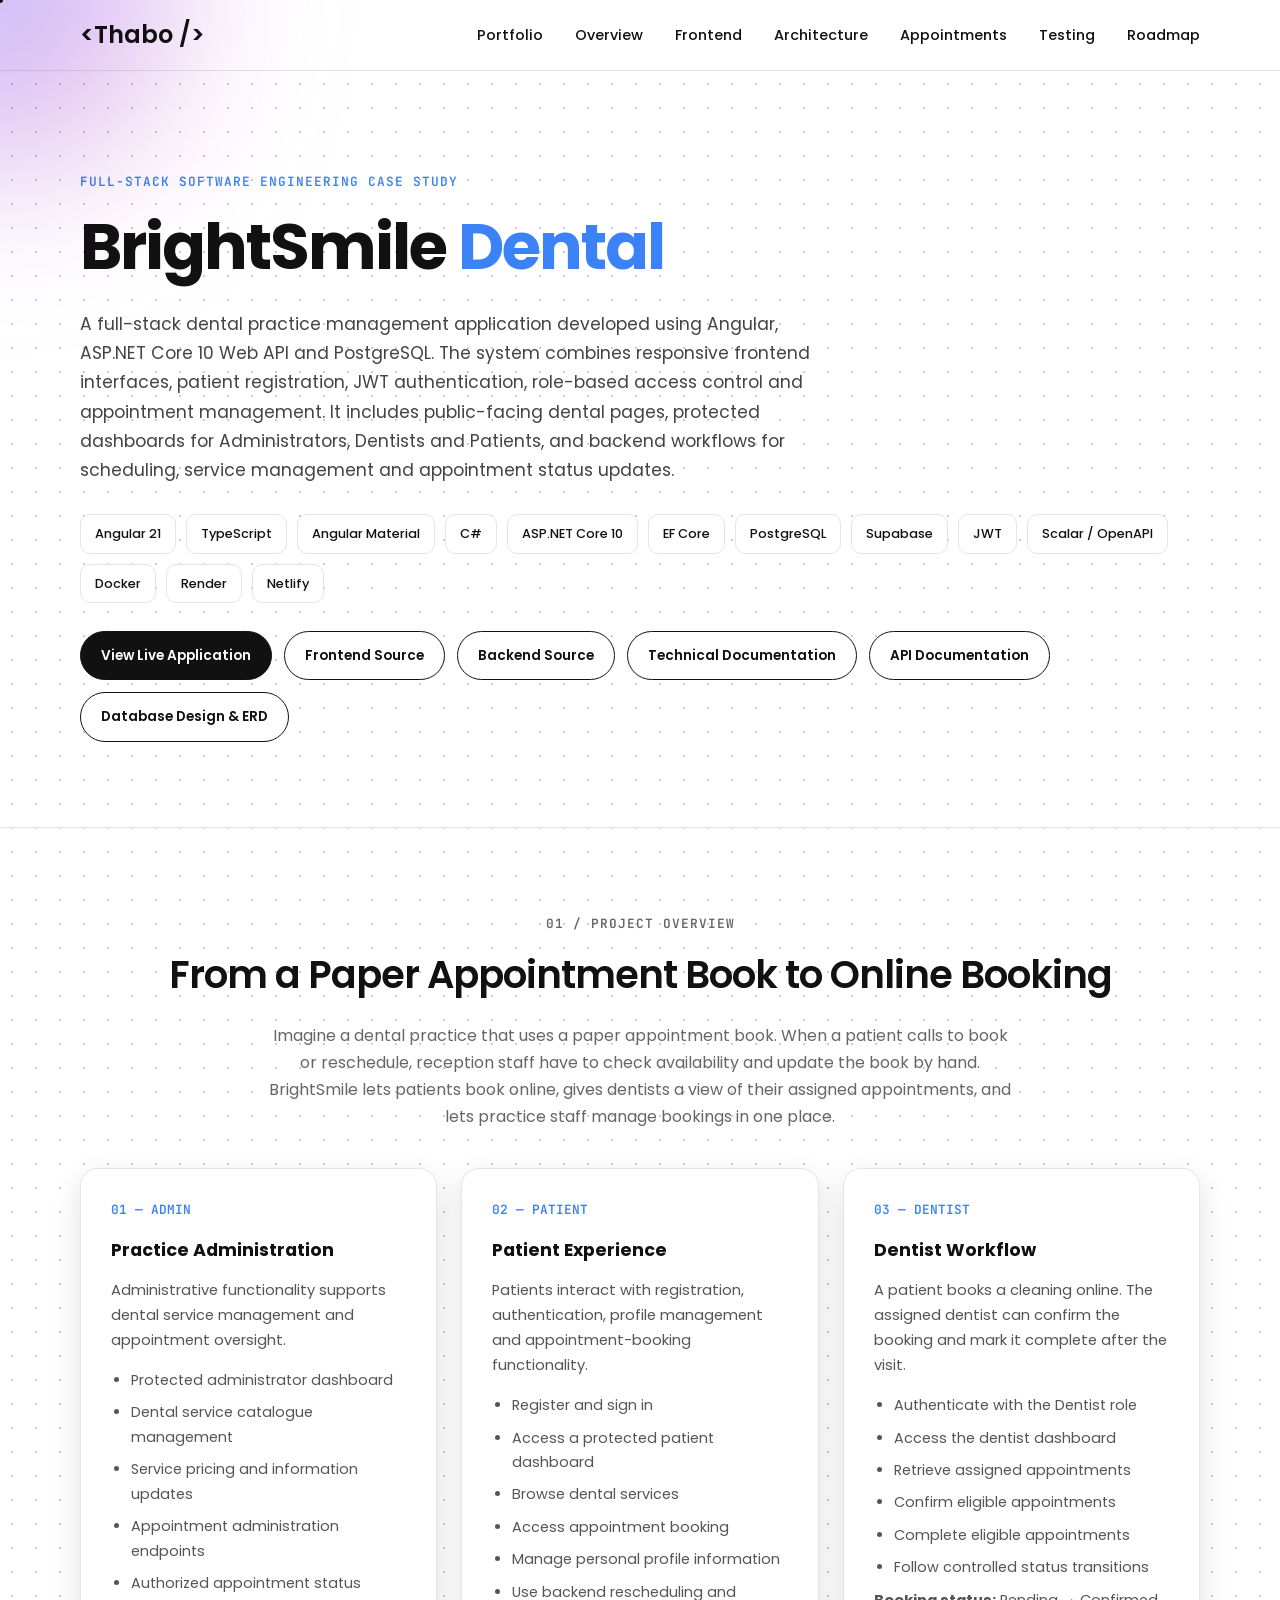
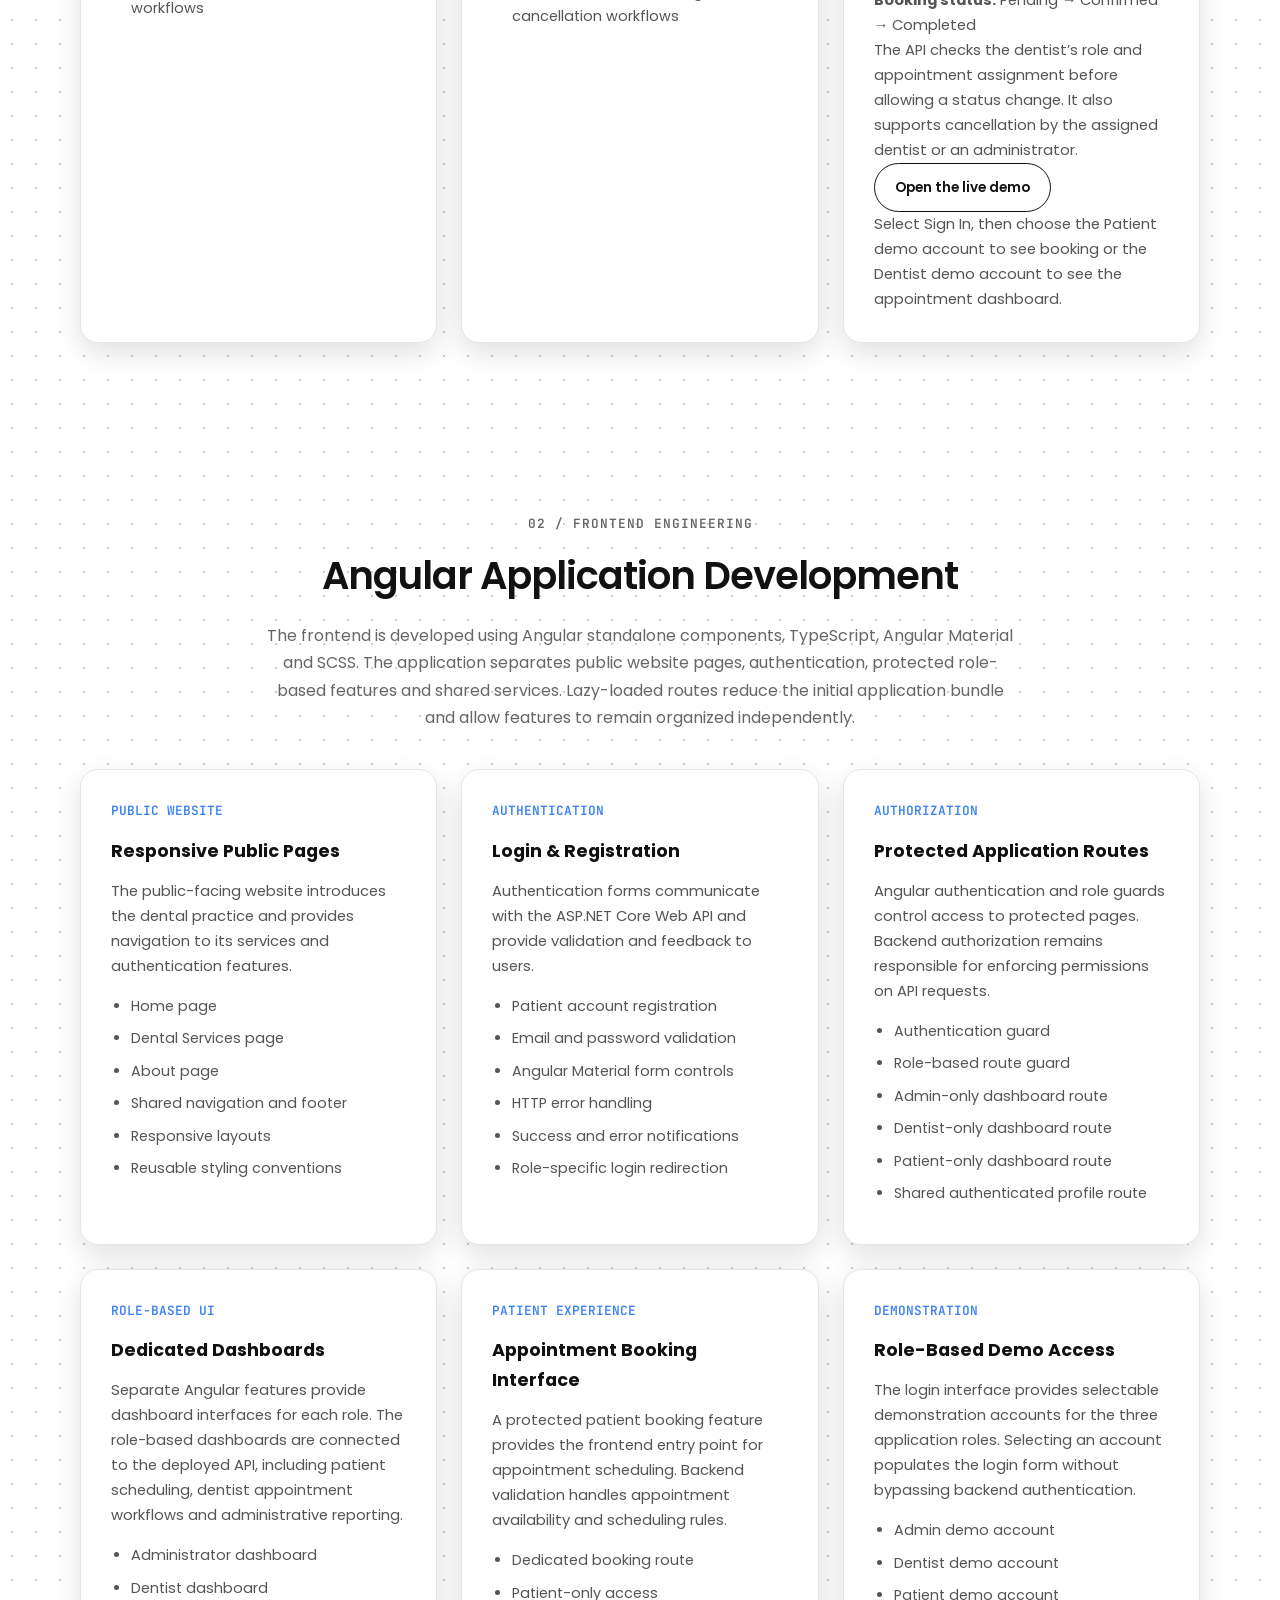
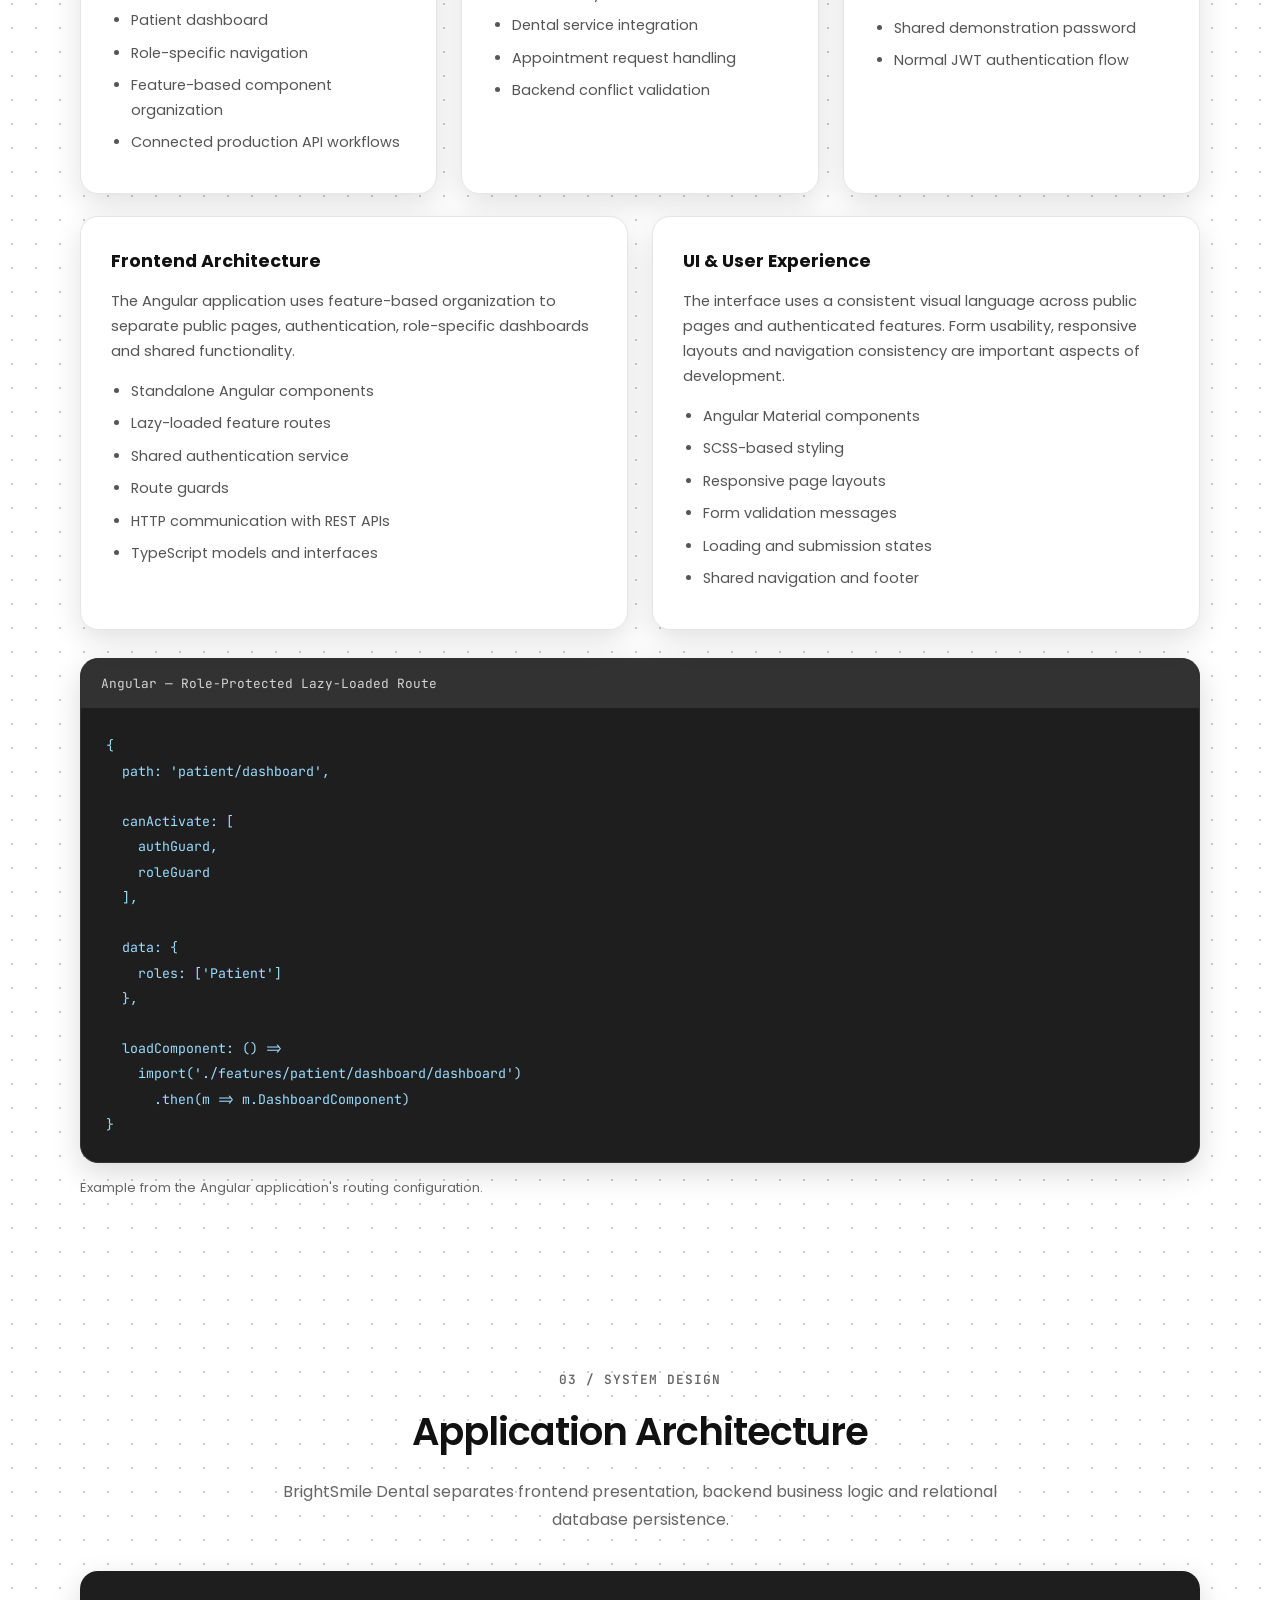
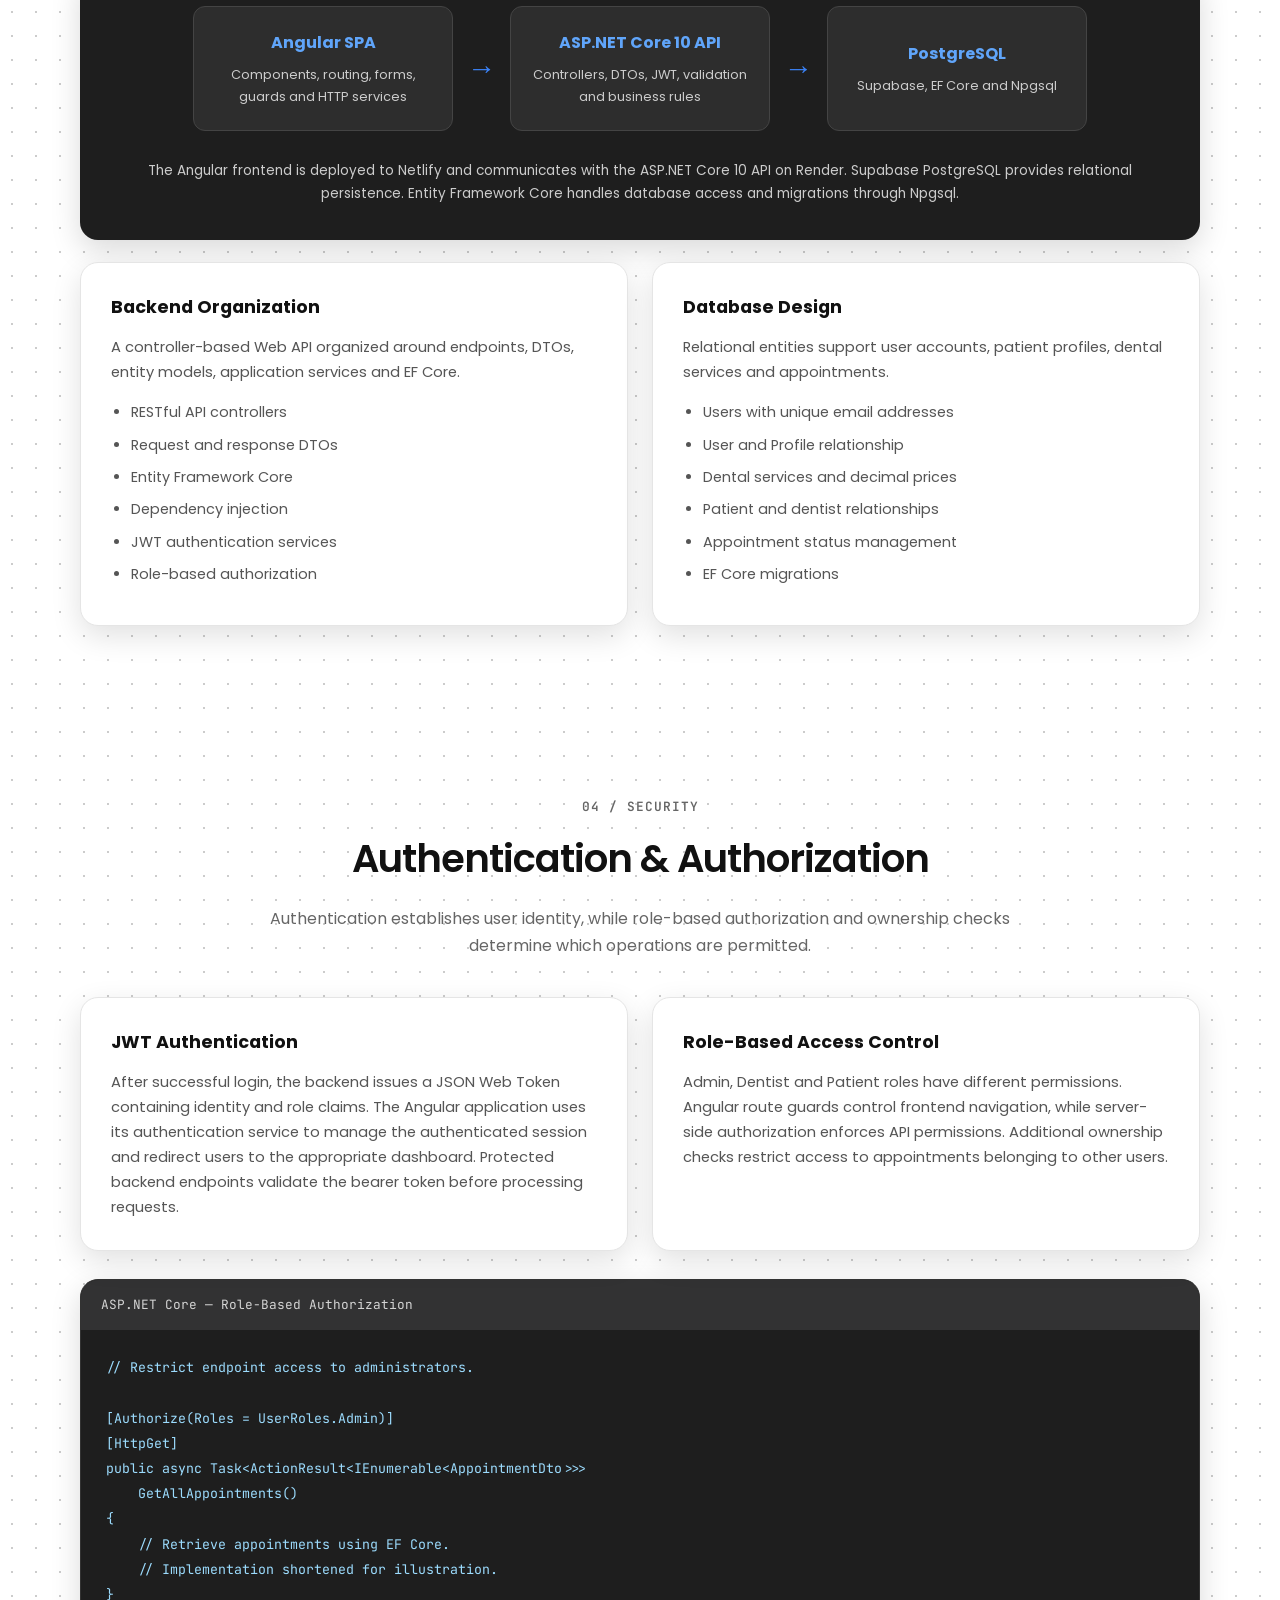
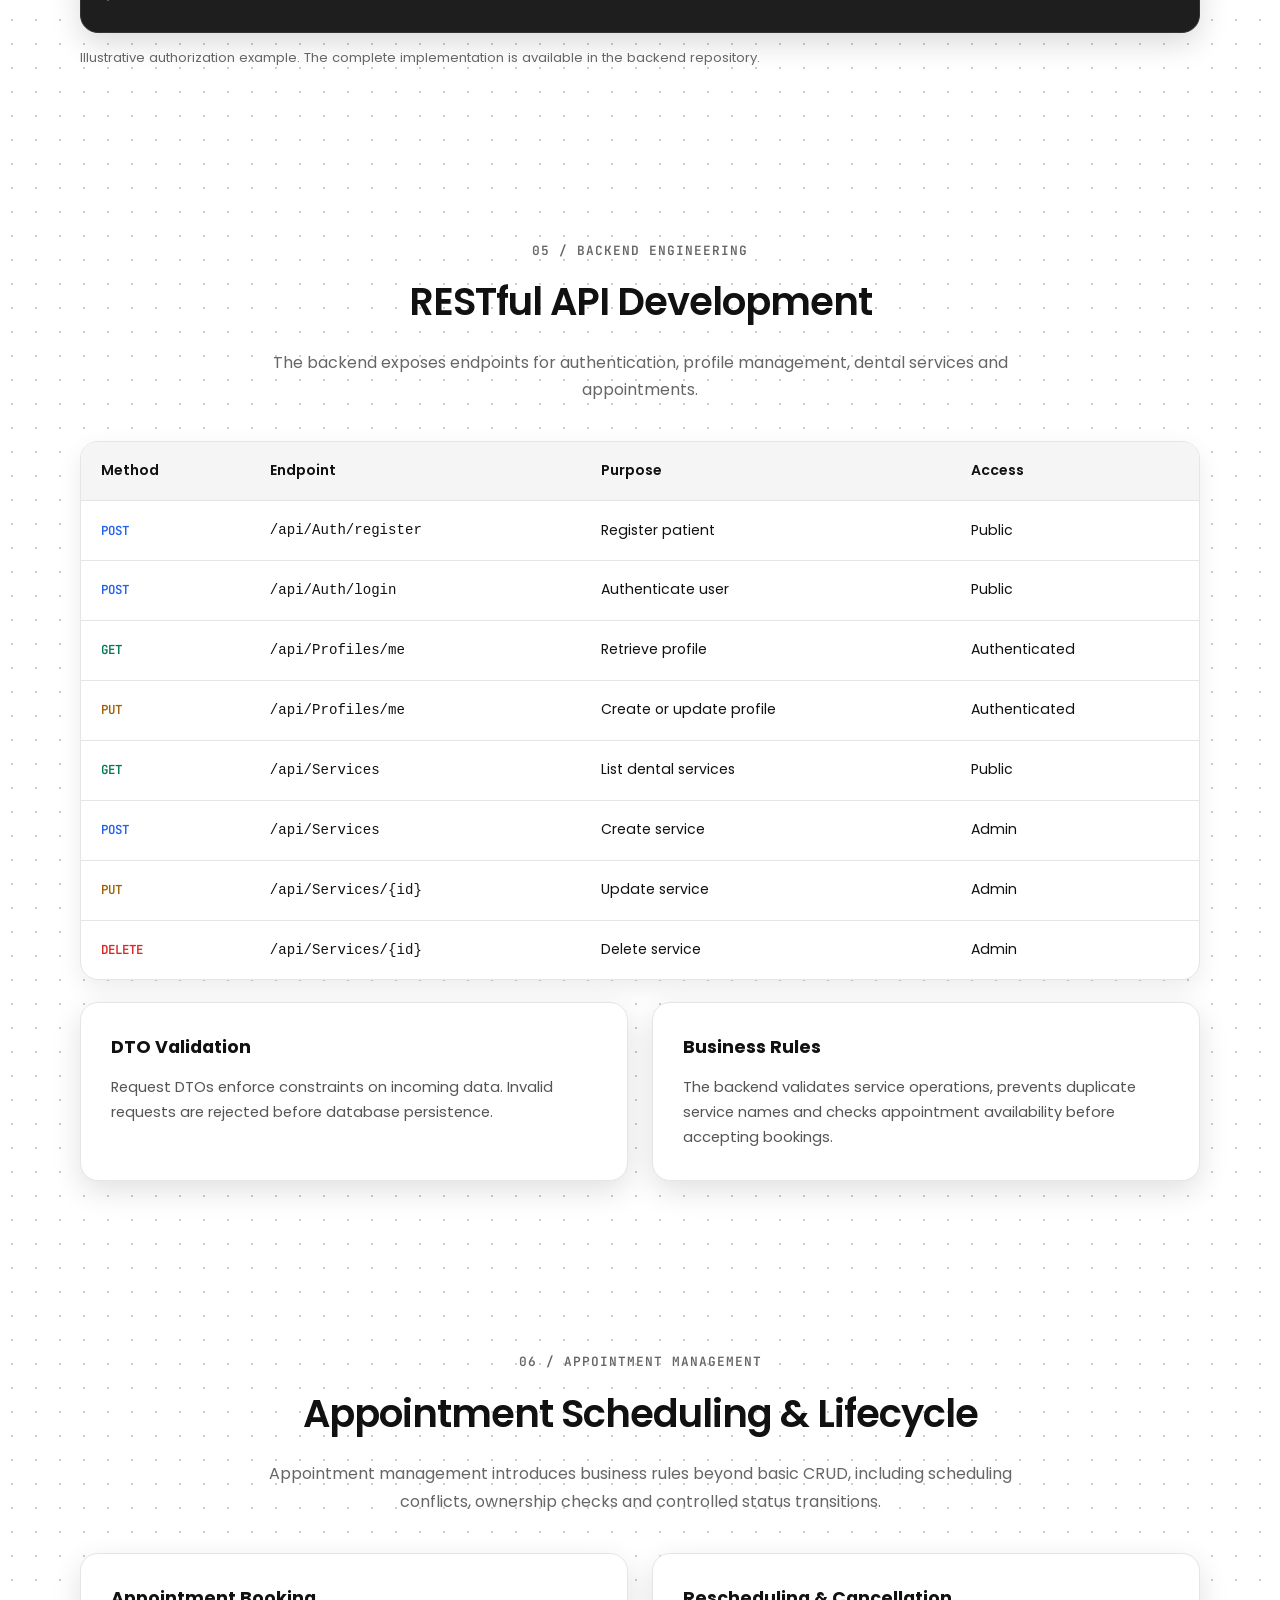
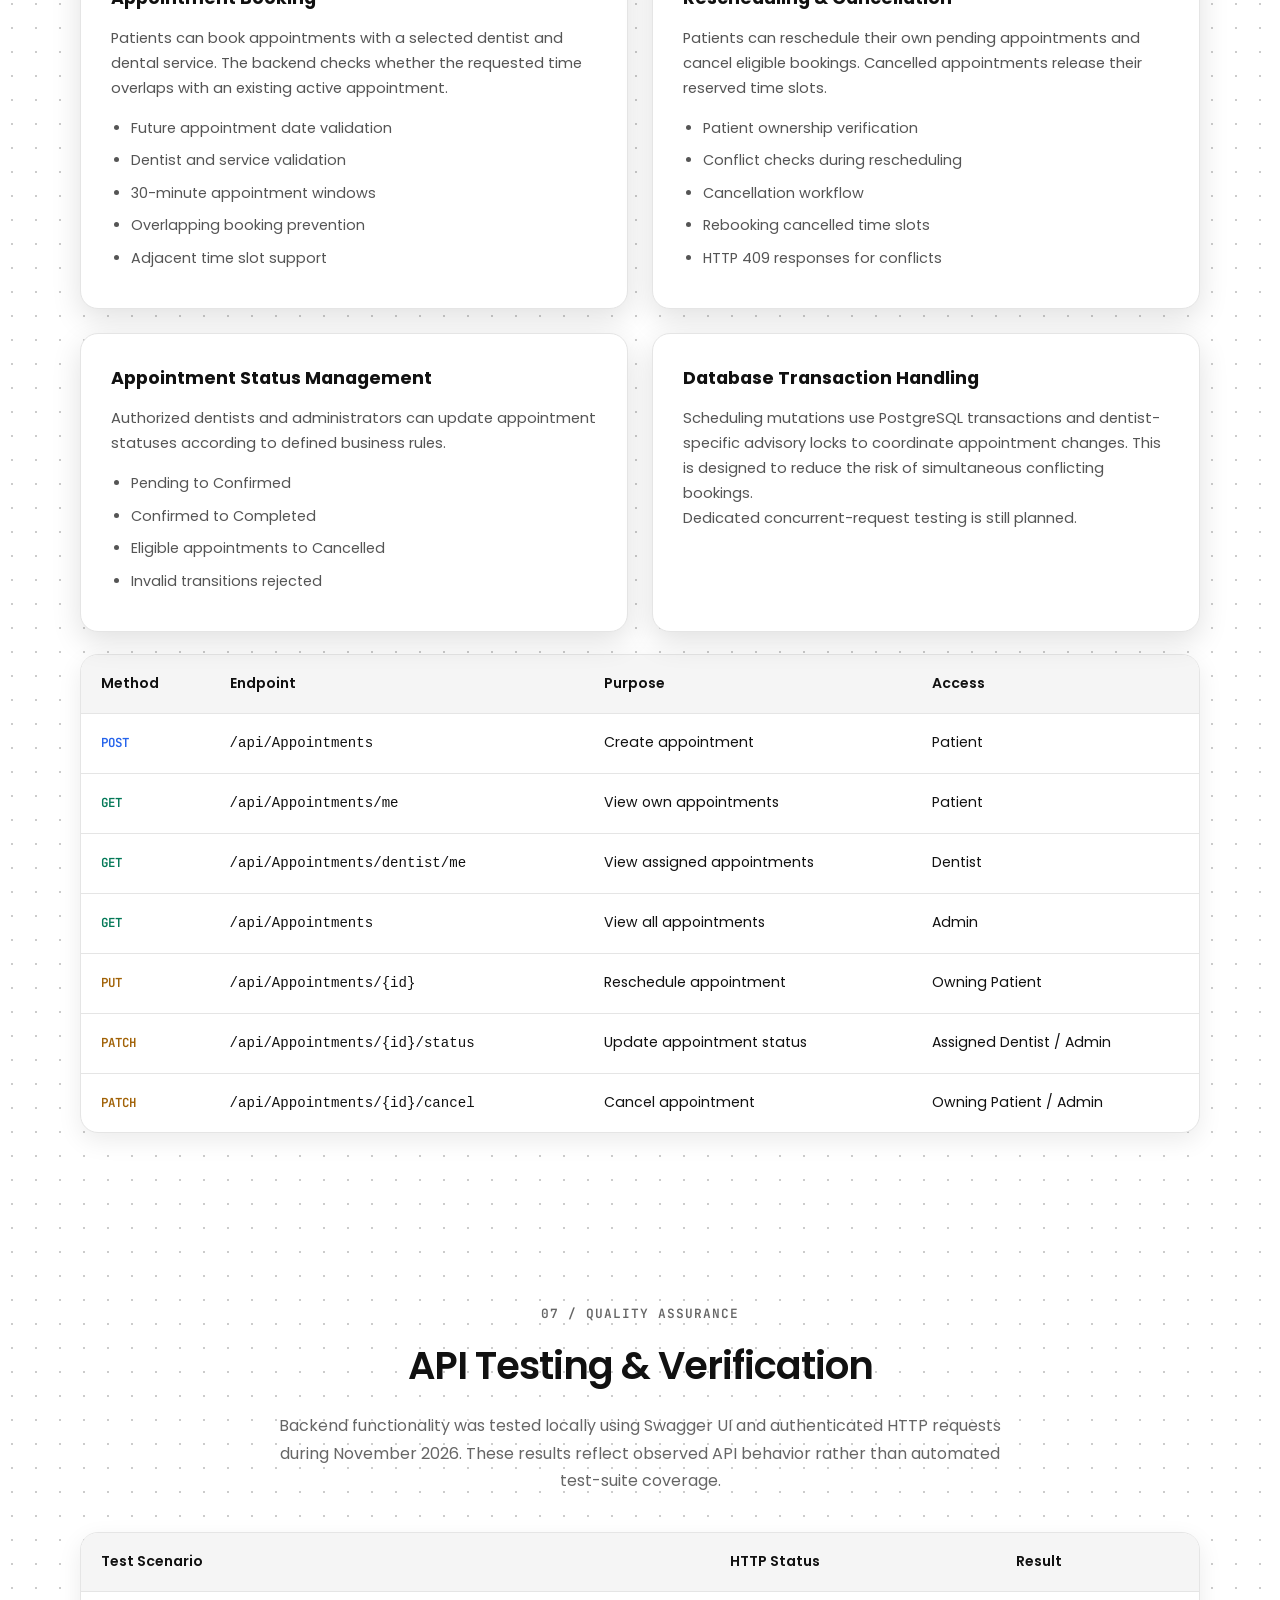
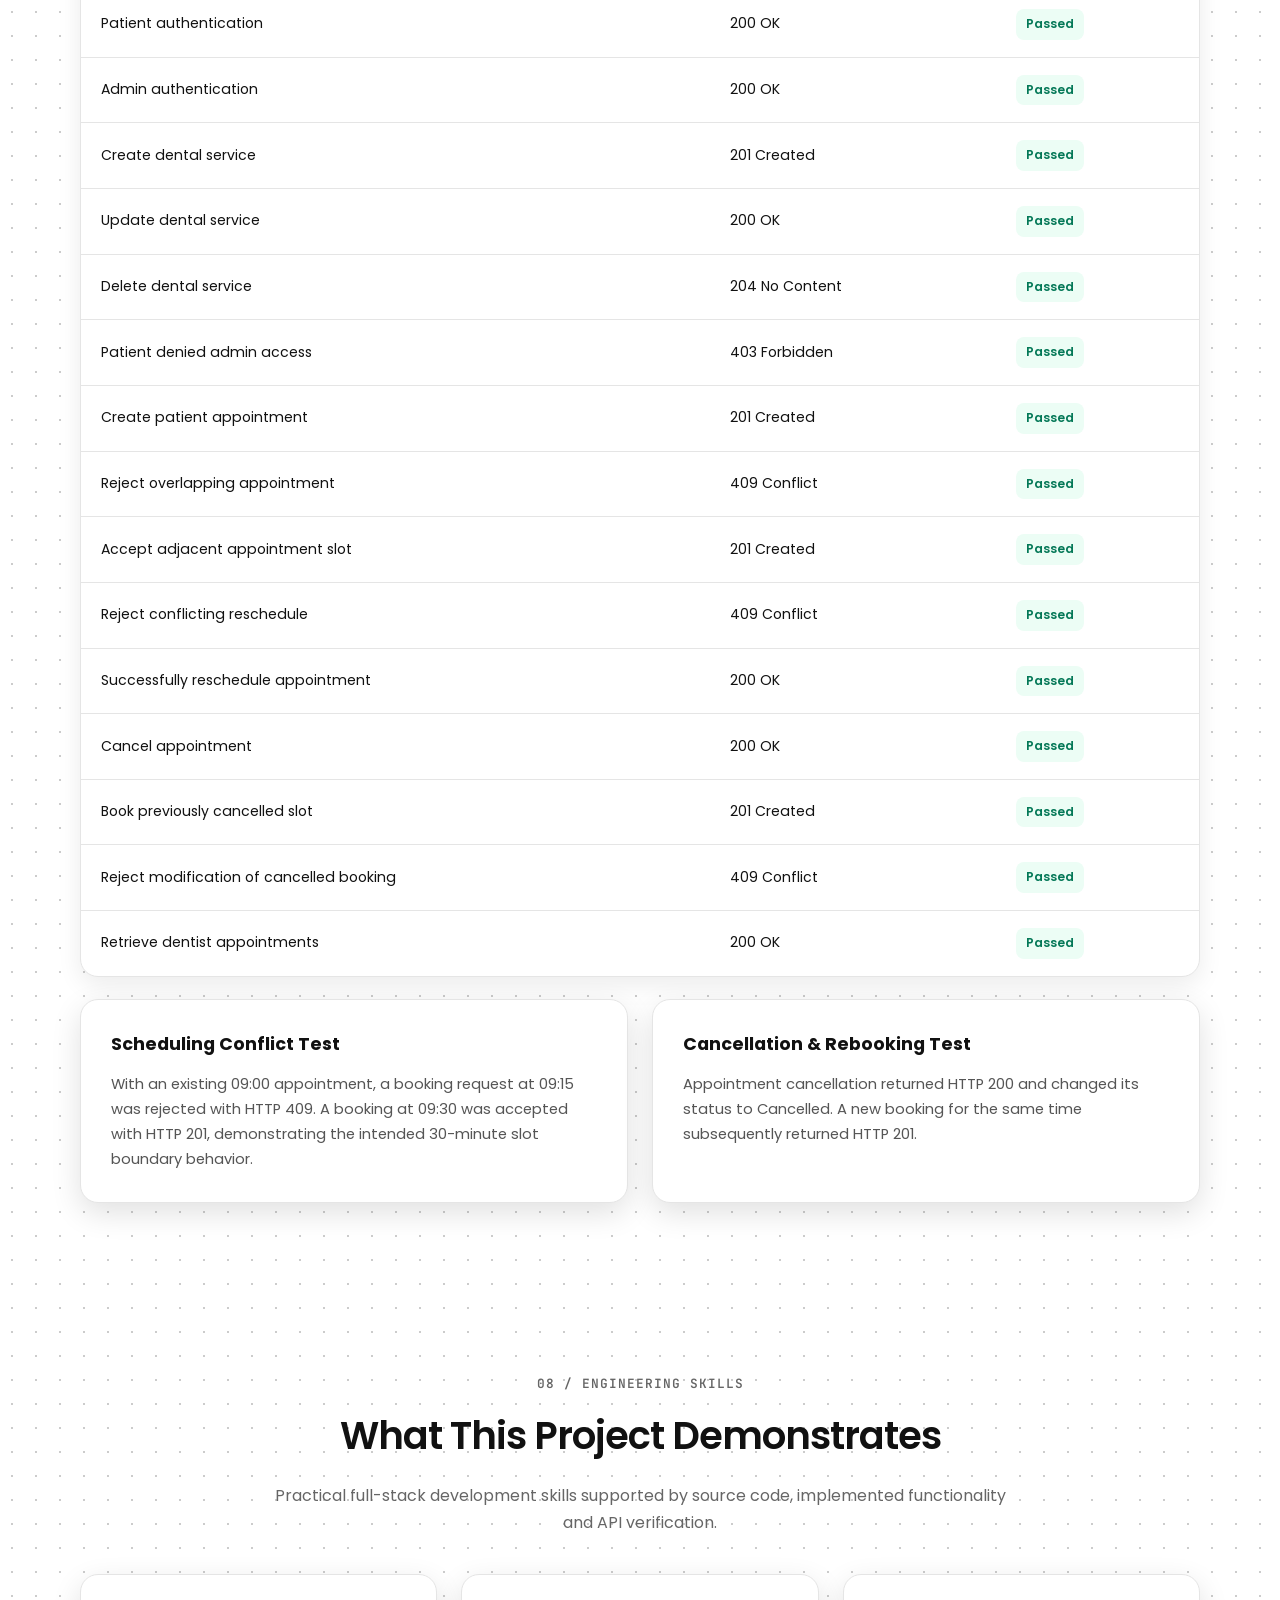
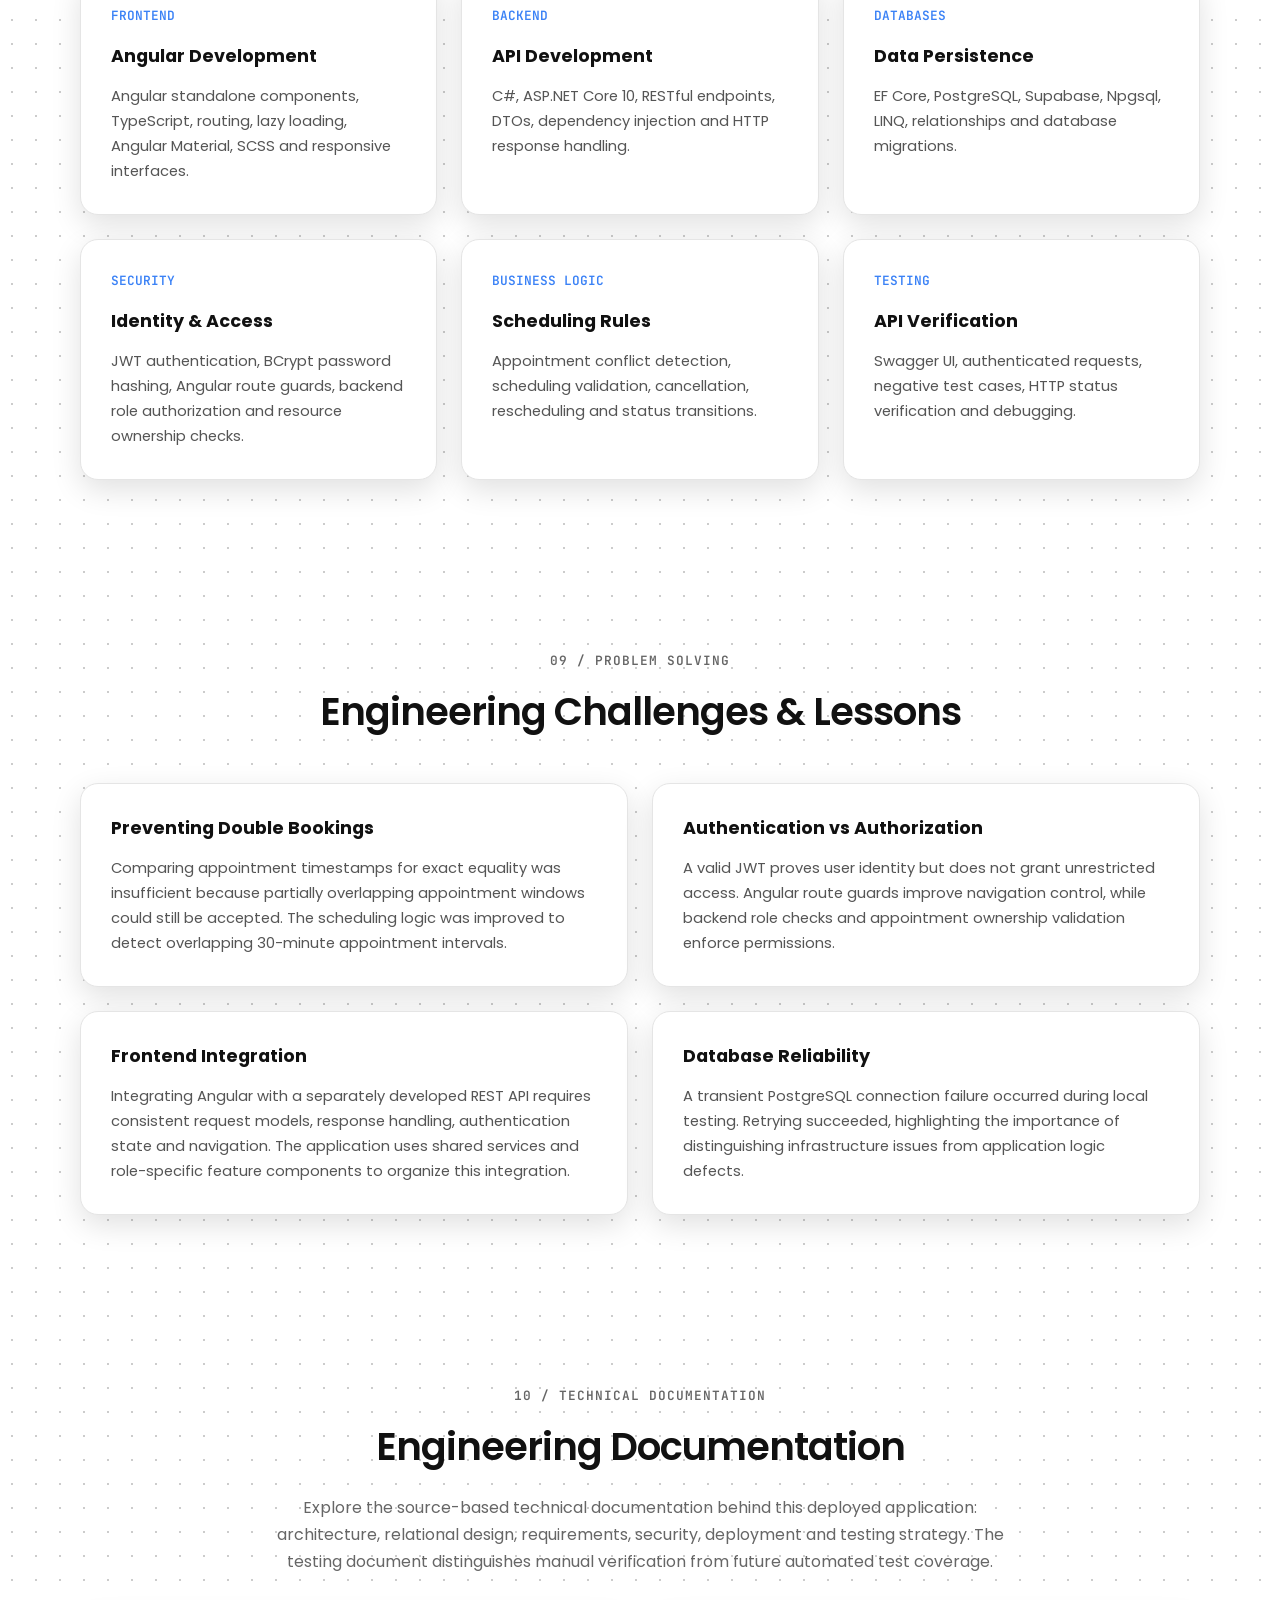
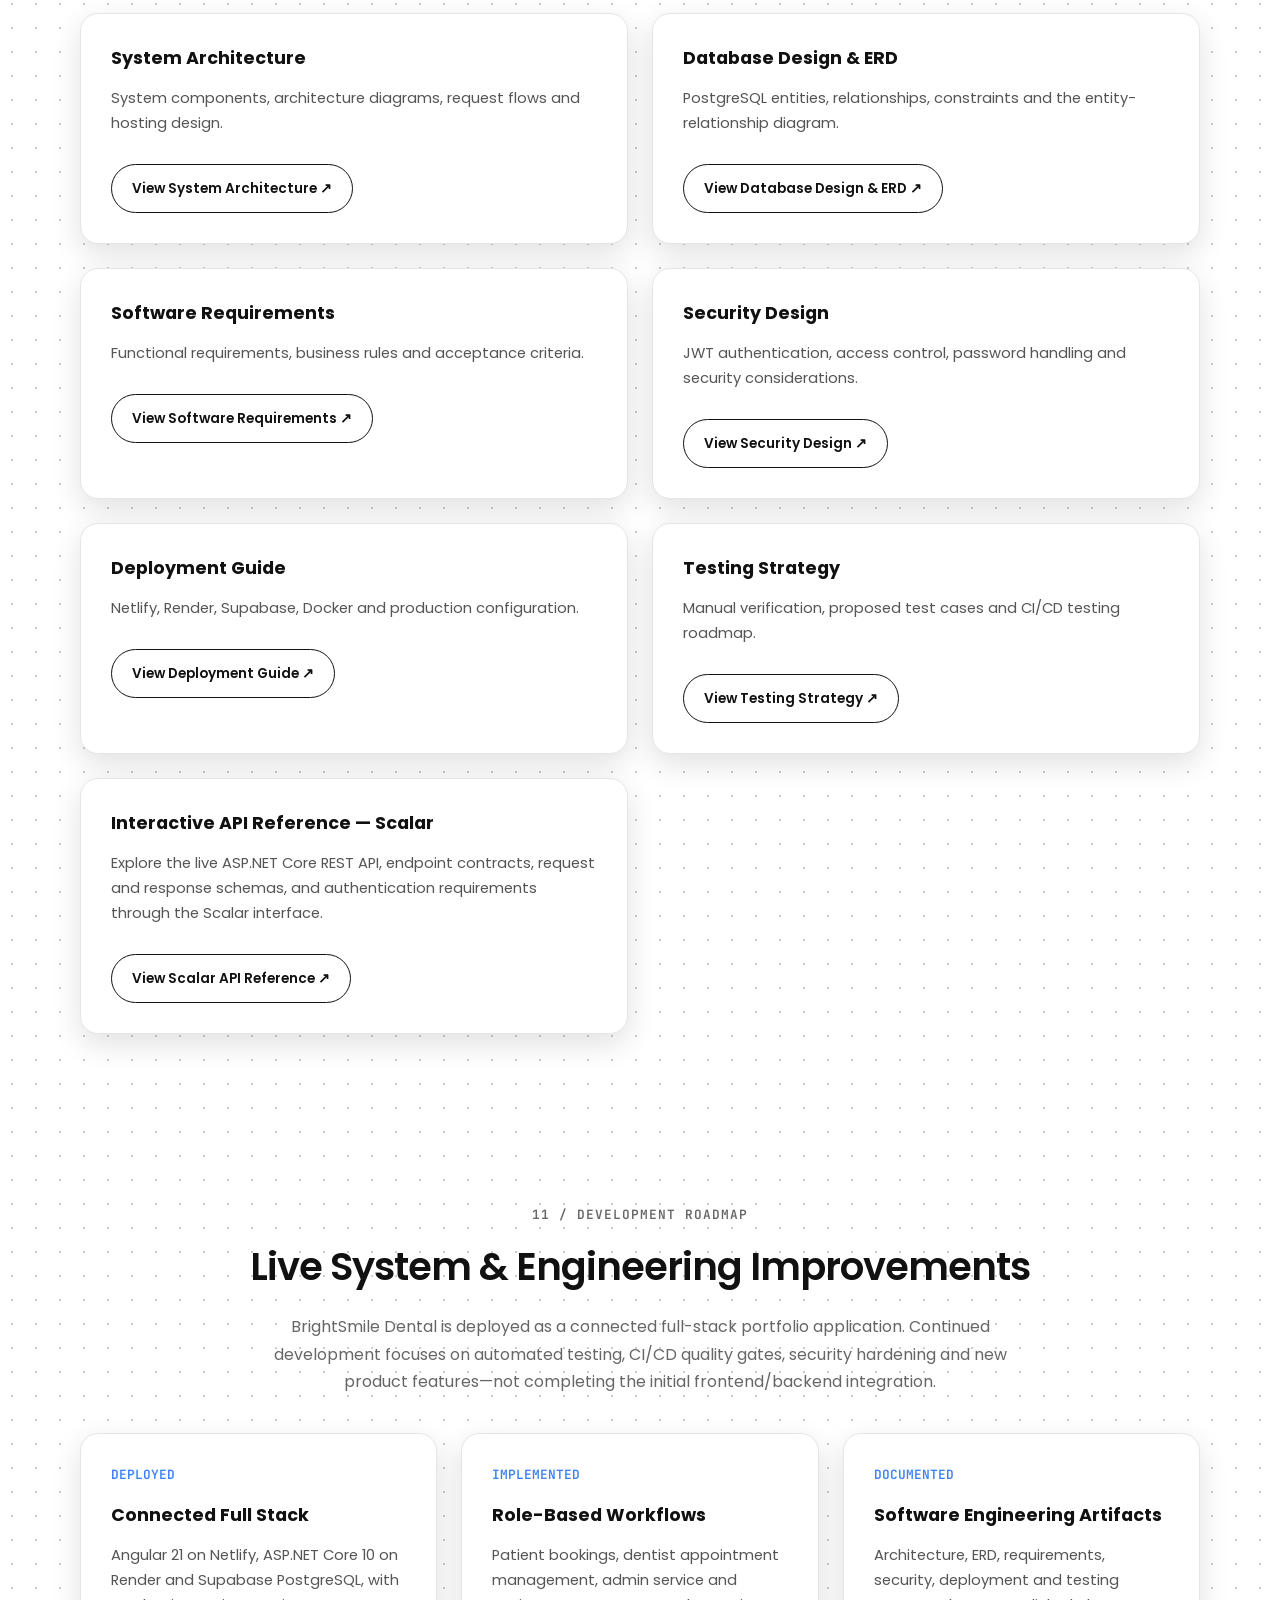
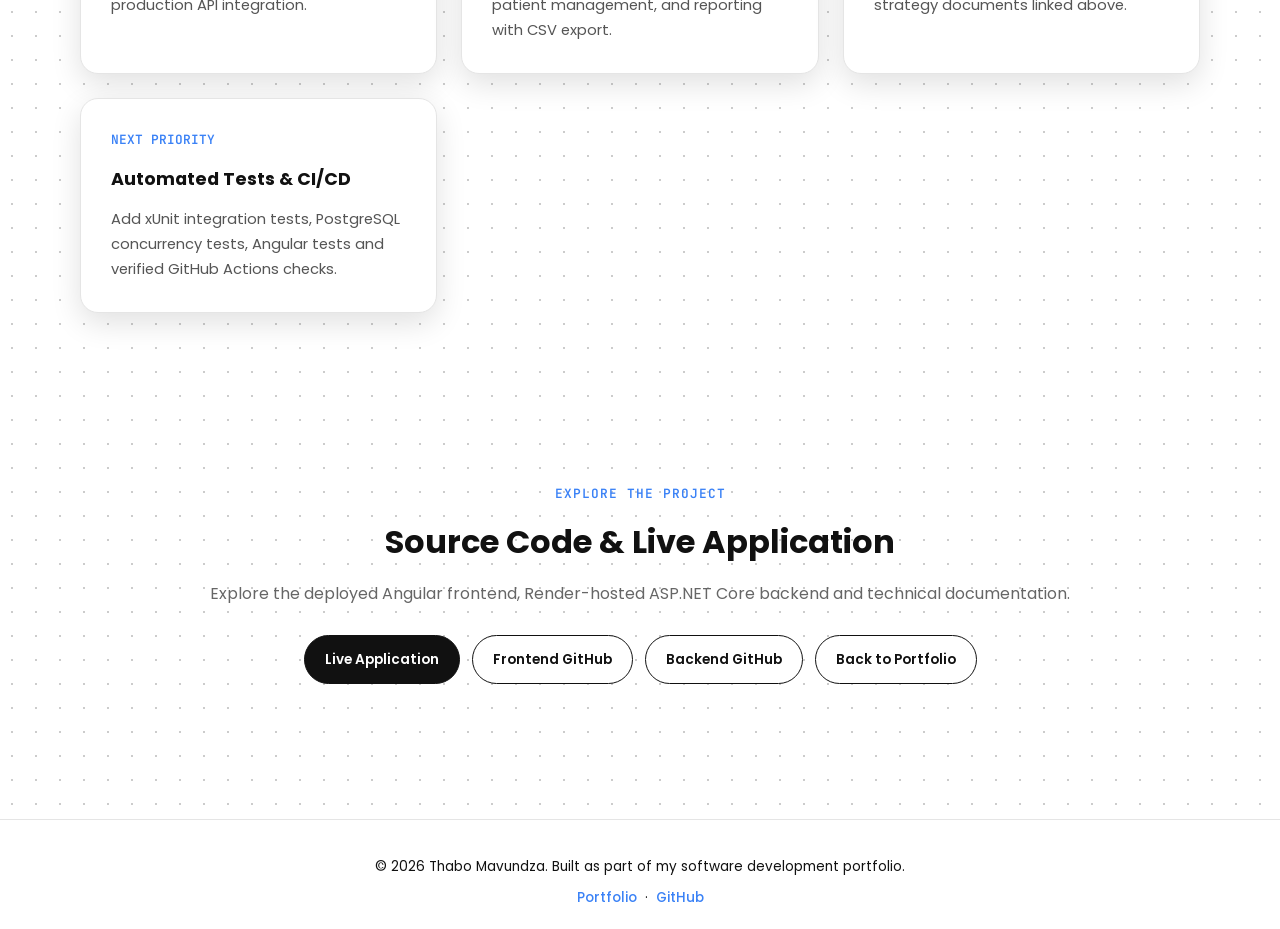
<file: brightsmile.html>
<!DOCTYPE html>
<html lang="en">

<head>
  <meta charset="UTF-8">
  <meta name="viewport" content="width=device-width, initial-scale=1.0">

  <meta name="description"
    content="BrightSmile Dental full-stack engineering case study featuring Angular, ASP.NET Core 10, PostgreSQL, JWT authentication, role-based dashboards, appointment scheduling and cloud deployment.">

  <title>BrightSmile Dental | Full-Stack Case Study</title>

  <link rel="preconnect" href="https://fonts.googleapis.com">
  <link rel="preconnect" href="https://fonts.gstatic.com" crossorigin>

  <link
    href="https://fonts.googleapis.com/css2?family=Poppins:wght@400;500;600;700&family=JetBrains+Mono:wght@400;500;600&display=swap"
    rel="stylesheet">

  <link rel="stylesheet" href="brightsmile.css">
</head>

<body>

  <!-- NAVIGATION -->

  <header class="navbar">
    <nav class="container nav-inner" aria-label="Project navigation">

      <a href="index.html" class="brand">
        &lt;Thabo /&gt;
      </a>

      <div class="nav-links">
        <a href="index.html#projects">Portfolio</a>
        <a href="#overview">Overview</a>
        <a href="#frontend">Frontend</a>
        <a href="#architecture">Architecture</a>
        <a href="#appointments">Appointments</a>
        <a href="#testing">Testing</a>
        <a href="#roadmap">Roadmap</a>
      </div>

    </nav>
  </header>

  <main>

    <!-- HERO -->

    <section class="hero">
      <div class="container">

        <p class="eyebrow mono">
          Full-Stack Software Engineering Case Study
        </p>

        <h1>
          BrightSmile <span>Dental</span>
        </h1>

        <p class="hero-description">
          A full-stack dental practice management application
          developed using Angular, ASP.NET Core 10 Web API
          and PostgreSQL.

          The system combines responsive frontend interfaces,
          patient registration, JWT authentication, role-based
          access control and appointment management.

          It includes public-facing dental pages, protected
          dashboards for Administrators, Dentists and Patients,
          and backend workflows for scheduling, service
          management and appointment status updates.
        </p>

        <div class="tech-tags">
          <span class="tag">Angular 21</span>
          <span class="tag">TypeScript</span>
          <span class="tag">Angular Material</span>
          <span class="tag">C#</span>
          <span class="tag">ASP.NET Core 10</span>
          <span class="tag">EF Core</span>
          <span class="tag">PostgreSQL</span>
          <span class="tag">Supabase</span>
          <span class="tag">JWT</span>
          <span class="tag">Scalar / OpenAPI</span>
          <span class="tag">Docker</span>
          <span class="tag">Render</span>
          <span class="tag">Netlify</span>
        </div>

        <div class="actions">

          <a class="btn btn-primary"
             href="https://brightsmiledentalfrontend.netlify.app/"
             target="_blank"
             rel="noopener noreferrer">
            View Live Application
          </a>

          <a class="btn btn-outline"
             href="https://github.com/AriesMaster/BrightSmileDentalFrontEnd"
             target="_blank"
             rel="noopener noreferrer">
            Frontend Source
          </a>

          <a class="btn btn-outline"
             href="https://github.com/AriesMaster/BrightSmileDentalBackEnd"
             target="_blank"
             rel="noopener noreferrer">
            Backend Source
          </a>

          <a class="btn btn-outline" href="#documentation">Technical Documentation</a>

          <a class="btn btn-outline" href="https://brightsmiledentalbackend.onrender.com/api-docs" target="_blank" rel="noopener noreferrer">API Documentation</a>

          <a class="btn btn-outline" href="https://github.com/AriesMaster/BrightSmileDentalBackEnd/blob/master/docs/DATABASE.md" target="_blank" rel="noopener noreferrer">Database Design &amp; ERD</a>

        </div>

      </div>
    </section>


    <!-- PROJECT OVERVIEW -->

    <section class="section" id="overview">
      <div class="container">

        <div class="section-heading">

          <p class="eyebrow mono">
            01 / Project Overview
          </p>

          <h2>From a Paper Appointment Book to Online Booking</h2>

          <p>
            Imagine a dental practice that uses a paper appointment book. When a
            patient calls to book or reschedule, reception staff have to check
            availability and update the book by hand.
          </p>

          <p>
            BrightSmile lets patients book online, gives dentists a view of
            their assigned appointments, and lets practice staff manage
            bookings in one place.
          </p>

        </div>

        <div class="grid">

          <article class="card">

            <span class="card-number mono">
              01 — ADMIN
            </span>

            <h3>Practice Administration</h3>

            <p>
              Administrative functionality supports
              dental service management and appointment
              oversight.
            </p>

            <ul>
              <li>Protected administrator dashboard</li>
              <li>Dental service catalogue management</li>
              <li>Service pricing and information updates</li>
              <li>Appointment administration endpoints</li>
              <li>Authorized appointment status workflows</li>
            </ul>

          </article>

          <article class="card">

            <span class="card-number mono">
              02 — PATIENT
            </span>

            <h3>Patient Experience</h3>

            <p>
              Patients interact with registration,
              authentication, profile management
              and appointment-booking functionality.
            </p>

            <ul>
              <li>Register and sign in</li>
              <li>Access a protected patient dashboard</li>
              <li>Browse dental services</li>
              <li>Access appointment booking</li>
              <li>Manage personal profile information</li>
              <li>Use backend rescheduling and cancellation workflows</li>
            </ul>

          </article>

          <article class="card">

            <span class="card-number mono">
              03 — DENTIST
            </span>

            <h3>Dentist Workflow</h3>

            <p>
              A patient books a cleaning online. The assigned dentist can confirm
              the booking and mark it complete after the visit.
            </p>

            <ul>
              <li>Authenticate with the Dentist role</li>
              <li>Access the dentist dashboard</li>
              <li>Retrieve assigned appointments</li>
              <li>Confirm eligible appointments</li>
              <li>Complete eligible appointments</li>
              <li>Follow controlled status transitions</li>
            </ul>

            <p><strong>Booking status:</strong> Pending → Confirmed → Completed</p>
            <p>The API checks the dentist’s role and appointment assignment before allowing a status change. It also supports cancellation by the assigned dentist or an administrator.</p>
            <p><a class="btn btn-outline" href="https://brightsmiledentalfrontend.netlify.app/">Open the live demo</a></p>
            <p>Select Sign In, then choose the Patient demo account to see booking or the Dentist demo account to see the appointment dashboard.</p>

          </article>

        </div>

      </div>
    </section>


    <!-- FRONTEND ENGINEERING -->

    <section class="section section-alt" id="frontend">
      <div class="container">

        <div class="section-heading">

          <p class="eyebrow mono">
            02 / Frontend Engineering
          </p>

          <h2>
            Angular Application Development
          </h2>

          <p>
            The frontend is developed using Angular
            standalone components, TypeScript, Angular
            Material and SCSS.

            The application separates public website
            pages, authentication, protected role-based
            features and shared services.

            Lazy-loaded routes reduce the initial
            application bundle and allow features to
            remain organized independently.
          </p>

        </div>

        <div class="grid">

          <article class="card">

            <span class="card-number mono">
              PUBLIC WEBSITE
            </span>

            <h3>Responsive Public Pages</h3>

            <p>
              The public-facing website introduces
              the dental practice and provides
              navigation to its services and
              authentication features.
            </p>

            <ul>
              <li>Home page</li>
              <li>Dental Services page</li>
              <li>About page</li>
              <li>Shared navigation and footer</li>
              <li>Responsive layouts</li>
              <li>Reusable styling conventions</li>
            </ul>

          </article>

          <article class="card">

            <span class="card-number mono">
              AUTHENTICATION
            </span>

            <h3>Login &amp; Registration</h3>

            <p>
              Authentication forms communicate with
              the ASP.NET Core Web API and provide
              validation and feedback to users.
            </p>

            <ul>
              <li>Patient account registration</li>
              <li>Email and password validation</li>
              <li>Angular Material form controls</li>
              <li>HTTP error handling</li>
              <li>Success and error notifications</li>
              <li>Role-specific login redirection</li>
            </ul>

          </article>

          <article class="card">

            <span class="card-number mono">
              AUTHORIZATION
            </span>

            <h3>Protected Application Routes</h3>

            <p>
              Angular authentication and role guards
              control access to protected pages.

              Backend authorization remains responsible
              for enforcing permissions on API requests.
            </p>

            <ul>
              <li>Authentication guard</li>
              <li>Role-based route guard</li>
              <li>Admin-only dashboard route</li>
              <li>Dentist-only dashboard route</li>
              <li>Patient-only dashboard route</li>
              <li>Shared authenticated profile route</li>
            </ul>

          </article>

          <article class="card">

            <span class="card-number mono">
              ROLE-BASED UI
            </span>

            <h3>Dedicated Dashboards</h3>

            <p>
              Separate Angular features provide
              dashboard interfaces for each role.

              The role-based dashboards are connected to the deployed API, including patient scheduling, dentist appointment workflows and administrative reporting.
            </p>

            <ul>
              <li>Administrator dashboard</li>
              <li>Dentist dashboard</li>
              <li>Patient dashboard</li>
              <li>Role-specific navigation</li>
              <li>Feature-based component organization</li>
              <li>Connected production API workflows</li>
            </ul>

          </article>

          <article class="card">

            <span class="card-number mono">
              PATIENT EXPERIENCE
            </span>

            <h3>Appointment Booking Interface</h3>

            <p>
              A protected patient booking feature
              provides the frontend entry point
              for appointment scheduling.

              Backend validation handles appointment
              availability and scheduling rules.
            </p>

            <ul>
              <li>Dedicated booking route</li>
              <li>Patient-only access</li>
              <li>Dental service integration</li>
              <li>Appointment request handling</li>
              <li>Backend conflict validation</li>
            </ul>

          </article>

          <article class="card">

            <span class="card-number mono">
              DEMONSTRATION
            </span>

            <h3>Role-Based Demo Access</h3>

            <p>
              The login interface provides selectable
              demonstration accounts for the three
              application roles.

              Selecting an account populates the
              login form without bypassing backend
              authentication.
            </p>

            <ul>
              <li>Admin demo account</li>
              <li>Dentist demo account</li>
              <li>Patient demo account</li>
              <li>Shared demonstration password</li>
              <li>Normal JWT authentication flow</li>
            </ul>

          </article>

        </div>

        <div class="grid grid-two" style="margin-top: 22px;">

          <article class="card">

            <h3>Frontend Architecture</h3>

            <p>
              The Angular application uses feature-based
              organization to separate public pages,
              authentication, role-specific dashboards
              and shared functionality.
            </p>

            <ul>
              <li>Standalone Angular components</li>
              <li>Lazy-loaded feature routes</li>
              <li>Shared authentication service</li>
              <li>Route guards</li>
              <li>HTTP communication with REST APIs</li>
              <li>TypeScript models and interfaces</li>
            </ul>

          </article>

          <article class="card">

            <h3>UI &amp; User Experience</h3>

            <p>
              The interface uses a consistent
              visual language across public pages
              and authenticated features.

              Form usability, responsive layouts
              and navigation consistency are
              important aspects of development.
            </p>

            <ul>
              <li>Angular Material components</li>
              <li>SCSS-based styling</li>
              <li>Responsive page layouts</li>
              <li>Form validation messages</li>
              <li>Loading and submission states</li>
              <li>Shared navigation and footer</li>
            </ul>

          </article>

        </div>

        <div class="code-window">

          <div class="code-header">
            Angular — Role-Protected Lazy-Loaded Route
          </div>

<pre><code>{
  path: 'patient/dashboard',

  canActivate: [
    authGuard,
    roleGuard
  ],

  data: {
    roles: ['Patient']
  },

  loadComponent: () =>
    import('./features/patient/dashboard/dashboard')
      .then(m => m.DashboardComponent)
}</code></pre>

        </div>

        <p class="muted"
           style="margin-top: 14px; font-size: .82rem;">
          Example from the Angular application's
          routing configuration.
        </p>

      </div>
    </section>


    <!-- SYSTEM ARCHITECTURE -->

    <section class="section" id="architecture">
      <div class="container">

        <div class="section-heading">

          <p class="eyebrow mono">
            03 / System Design
          </p>

          <h2>Application Architecture</h2>

          <p>
            BrightSmile Dental separates frontend
            presentation, backend business logic
            and relational database persistence.
          </p>

        </div>

        <div class="architecture">

          <div class="architecture-flow">

            <div class="architecture-node">
              <strong>Angular SPA</strong>
              <small>
                Components, routing, forms,
                guards and HTTP services
              </small>
            </div>

            <span class="architecture-arrow"
                  aria-hidden="true">→</span>

            <div class="architecture-node">
              <strong>ASP.NET Core 10 API</strong>
              <small>
                Controllers, DTOs, JWT,
                validation and business rules
              </small>
            </div>

            <span class="architecture-arrow"
                  aria-hidden="true">→</span>

            <div class="architecture-node">
              <strong>PostgreSQL</strong>
              <small>
                Supabase, EF Core and Npgsql
              </small>
            </div>

          </div>

          <p class="architecture-note">
            The Angular frontend is deployed to Netlify and communicates with the ASP.NET Core 10 API on Render. Supabase PostgreSQL provides relational persistence.

            Entity Framework Core handles database
            access and migrations through Npgsql.
          </p>

        </div>

        <div class="grid grid-two" style="margin-top: 22px;">

          <article class="card">

            <h3>Backend Organization</h3>

            <p>
              A controller-based Web API organized
              around endpoints, DTOs, entity models,
              application services and EF Core.
            </p>

            <ul>
              <li>RESTful API controllers</li>
              <li>Request and response DTOs</li>
              <li>Entity Framework Core</li>
              <li>Dependency injection</li>
              <li>JWT authentication services</li>
              <li>Role-based authorization</li>
            </ul>

          </article>

          <article class="card">

            <h3>Database Design</h3>

            <p>
              Relational entities support user
              accounts, patient profiles, dental
              services and appointments.
            </p>

            <ul>
              <li>Users with unique email addresses</li>
              <li>User and Profile relationship</li>
              <li>Dental services and decimal prices</li>
              <li>Patient and dentist relationships</li>
              <li>Appointment status management</li>
              <li>EF Core migrations</li>
            </ul>

          </article>

        </div>

      </div>
    </section>


    <!-- SECURITY -->

    <section class="section section-alt" id="security">
      <div class="container">

        <div class="section-heading">

          <p class="eyebrow mono">
            04 / Security
          </p>

          <h2>Authentication &amp; Authorization</h2>

          <p>
            Authentication establishes user identity,
            while role-based authorization and
            ownership checks determine which
            operations are permitted.
          </p>

        </div>

        <div class="grid grid-two">

          <article class="card">

            <h3>JWT Authentication</h3>

            <p>
              After successful login, the backend
              issues a JSON Web Token containing
              identity and role claims.

              The Angular application uses its
              authentication service to manage
              the authenticated session and
              redirect users to the appropriate
              dashboard.

              Protected backend endpoints validate
              the bearer token before processing
              requests.
            </p>

          </article>

          <article class="card">

            <h3>Role-Based Access Control</h3>

            <p>
              Admin, Dentist and Patient roles
              have different permissions.

              Angular route guards control frontend
              navigation, while server-side
              authorization enforces API permissions.

              Additional ownership checks restrict
              access to appointments belonging
              to other users.
            </p>

          </article>

        </div>

        <div class="code-window">

          <div class="code-header">
            ASP.NET Core — Role-Based Authorization
          </div>

<pre><code>// Restrict endpoint access to administrators.

[Authorize(Roles = UserRoles.Admin)]
[HttpGet]
public async Task&lt;ActionResult&lt;IEnumerable&lt;AppointmentDto&gt;&gt;&gt;
    GetAllAppointments()
{
    // Retrieve appointments using EF Core.
    // Implementation shortened for illustration.
}</code></pre>

        </div>

        <p class="muted"
           style="margin-top: 14px; font-size: .82rem;">
          Illustrative authorization example.
          The complete implementation is available
          in the backend repository.
        </p>

      </div>
    </section>


    <!-- REST API -->

    <section class="section" id="api">
      <div class="container">

        <div class="section-heading">

          <p class="eyebrow mono">
            05 / Backend Engineering
          </p>

          <h2>RESTful API Development</h2>

          <p>
            The backend exposes endpoints for
            authentication, profile management,
            dental services and appointments.
          </p>

        </div>

        <div class="table-wrap">

          <table>

            <thead>
              <tr>
                <th>Method</th>
                <th>Endpoint</th>
                <th>Purpose</th>
                <th>Access</th>
              </tr>
            </thead>

            <tbody>

              <tr>
                <td><span class="method post">POST</span></td>
                <td><code>/api/Auth/register</code></td>
                <td>Register patient</td>
                <td>Public</td>
              </tr>

              <tr>
                <td><span class="method post">POST</span></td>
                <td><code>/api/Auth/login</code></td>
                <td>Authenticate user</td>
                <td>Public</td>
              </tr>

              <tr>
                <td><span class="method get">GET</span></td>
                <td><code>/api/Profiles/me</code></td>
                <td>Retrieve profile</td>
                <td>Authenticated</td>
              </tr>

              <tr>
                <td><span class="method put">PUT</span></td>
                <td><code>/api/Profiles/me</code></td>
                <td>Create or update profile</td>
                <td>Authenticated</td>
              </tr>

              <tr>
                <td><span class="method get">GET</span></td>
                <td><code>/api/Services</code></td>
                <td>List dental services</td>
                <td>Public</td>
              </tr>

              <tr>
                <td><span class="method post">POST</span></td>
                <td><code>/api/Services</code></td>
                <td>Create service</td>
                <td>Admin</td>
              </tr>

              <tr>
                <td><span class="method put">PUT</span></td>
                <td><code>/api/Services/{id}</code></td>
                <td>Update service</td>
                <td>Admin</td>
              </tr>

              <tr>
                <td><span class="method delete">DELETE</span></td>
                <td><code>/api/Services/{id}</code></td>
                <td>Delete service</td>
                <td>Admin</td>
              </tr>

            </tbody>

          </table>

        </div>

        <div class="grid grid-two" style="margin-top: 22px;">

          <article class="card">

            <h3>DTO Validation</h3>

            <p>
              Request DTOs enforce constraints
              on incoming data.

              Invalid requests are rejected
              before database persistence.
            </p>

          </article>

          <article class="card">

            <h3>Business Rules</h3>

            <p>
              The backend validates service
              operations, prevents duplicate
              service names and checks appointment
              availability before accepting bookings.
            </p>

          </article>

        </div>

      </div>
    </section>


    <!-- APPOINTMENT MANAGEMENT -->

    <section class="section section-alt" id="appointments">
      <div class="container">

        <div class="section-heading">

          <p class="eyebrow mono">
            06 / Appointment Management
          </p>

          <h2>Appointment Scheduling &amp; Lifecycle</h2>

          <p>
            Appointment management introduces
            business rules beyond basic CRUD,
            including scheduling conflicts,
            ownership checks and controlled
            status transitions.
          </p>

        </div>

        <div class="grid grid-two">

          <article class="card">

            <h3>Appointment Booking</h3>

            <p>
              Patients can book appointments
              with a selected dentist and
              dental service.

              The backend checks whether the
              requested time overlaps with
              an existing active appointment.
            </p>

            <ul>
              <li>Future appointment date validation</li>
              <li>Dentist and service validation</li>
              <li>30-minute appointment windows</li>
              <li>Overlapping booking prevention</li>
              <li>Adjacent time slot support</li>
            </ul>

          </article>

          <article class="card">

            <h3>Rescheduling &amp; Cancellation</h3>

            <p>
              Patients can reschedule their own
              pending appointments and cancel
              eligible bookings.

              Cancelled appointments release
              their reserved time slots.
            </p>

            <ul>
              <li>Patient ownership verification</li>
              <li>Conflict checks during rescheduling</li>
              <li>Cancellation workflow</li>
              <li>Rebooking cancelled time slots</li>
              <li>HTTP 409 responses for conflicts</li>
            </ul>

          </article>

          <article class="card">

            <h3>Appointment Status Management</h3>

            <p>
              Authorized dentists and
              administrators can update
              appointment statuses according
              to defined business rules.
            </p>

            <ul>
              <li>Pending to Confirmed</li>
              <li>Confirmed to Completed</li>
              <li>Eligible appointments to Cancelled</li>
              <li>Invalid transitions rejected</li>
            </ul>

          </article>

          <article class="card">

            <h3>Database Transaction Handling</h3>

            <p>
              Scheduling mutations use
              PostgreSQL transactions and
              dentist-specific advisory locks
              to coordinate appointment changes.

              This is designed to reduce the
              risk of simultaneous conflicting
              bookings.
            </p>

            <p class="muted">
              Dedicated concurrent-request
              testing is still planned.
            </p>

          </article>

        </div>

        <div class="table-wrap" style="margin-top: 22px;">

          <table>

            <thead>
              <tr>
                <th>Method</th>
                <th>Endpoint</th>
                <th>Purpose</th>
                <th>Access</th>
              </tr>
            </thead>

            <tbody>

              <tr>
                <td><span class="method post">POST</span></td>
                <td><code>/api/Appointments</code></td>
                <td>Create appointment</td>
                <td>Patient</td>
              </tr>

              <tr>
                <td><span class="method get">GET</span></td>
                <td><code>/api/Appointments/me</code></td>
                <td>View own appointments</td>
                <td>Patient</td>
              </tr>

              <tr>
                <td><span class="method get">GET</span></td>
                <td><code>/api/Appointments/dentist/me</code></td>
                <td>View assigned appointments</td>
                <td>Dentist</td>
              </tr>

              <tr>
                <td><span class="method get">GET</span></td>
                <td><code>/api/Appointments</code></td>
                <td>View all appointments</td>
                <td>Admin</td>
              </tr>

              <tr>
                <td><span class="method put">PUT</span></td>
                <td><code>/api/Appointments/{id}</code></td>
                <td>Reschedule appointment</td>
                <td>Owning Patient</td>
              </tr>

              <tr>
                <td><span class="method put">PATCH</span></td>
                <td><code>/api/Appointments/{id}/status</code></td>
                <td>Update appointment status</td>
                <td>Assigned Dentist / Admin</td>
              </tr>

              <tr>
                <td><span class="method put">PATCH</span></td>
                <td><code>/api/Appointments/{id}/cancel</code></td>
                <td>Cancel appointment</td>
                <td>Owning Patient / Admin</td>
              </tr>

            </tbody>

          </table>

        </div>

      </div>
    </section>


    <!-- TESTING -->

    <section class="section" id="testing">
      <div class="container">

        <div class="section-heading">

          <p class="eyebrow mono">
            07 / Quality Assurance
          </p>

          <h2>API Testing &amp; Verification</h2>

          <p>
            Backend functionality was tested locally
            using Swagger UI and authenticated HTTP
            requests during November 2026.

            These results reflect observed API
            behavior rather than automated
            test-suite coverage.
          </p>

        </div>

        <div class="table-wrap">

          <table>

            <thead>
              <tr>
                <th>Test Scenario</th>
                <th>HTTP Status</th>
                <th>Result</th>
              </tr>
            </thead>

            <tbody>

              <tr>
                <td>Patient authentication</td>
                <td>200 OK</td>
                <td><span class="status">Passed</span></td>
              </tr>

              <tr>
                <td>Admin authentication</td>
                <td>200 OK</td>
                <td><span class="status">Passed</span></td>
              </tr>

              <tr>
                <td>Create dental service</td>
                <td>201 Created</td>
                <td><span class="status">Passed</span></td>
              </tr>

              <tr>
                <td>Update dental service</td>
                <td>200 OK</td>
                <td><span class="status">Passed</span></td>
              </tr>

              <tr>
                <td>Delete dental service</td>
                <td>204 No Content</td>
                <td><span class="status">Passed</span></td>
              </tr>

              <tr>
                <td>Patient denied admin access</td>
                <td>403 Forbidden</td>
                <td><span class="status">Passed</span></td>
              </tr>

              <tr>
                <td>Create patient appointment</td>
                <td>201 Created</td>
                <td><span class="status">Passed</span></td>
              </tr>

              <tr>
                <td>Reject overlapping appointment</td>
                <td>409 Conflict</td>
                <td><span class="status">Passed</span></td>
              </tr>

              <tr>
                <td>Accept adjacent appointment slot</td>
                <td>201 Created</td>
                <td><span class="status">Passed</span></td>
              </tr>

              <tr>
                <td>Reject conflicting reschedule</td>
                <td>409 Conflict</td>
                <td><span class="status">Passed</span></td>
              </tr>

              <tr>
                <td>Successfully reschedule appointment</td>
                <td>200 OK</td>
                <td><span class="status">Passed</span></td>
              </tr>

              <tr>
                <td>Cancel appointment</td>
                <td>200 OK</td>
                <td><span class="status">Passed</span></td>
              </tr>

              <tr>
                <td>Book previously cancelled slot</td>
                <td>201 Created</td>
                <td><span class="status">Passed</span></td>
              </tr>

              <tr>
                <td>Reject modification of cancelled booking</td>
                <td>409 Conflict</td>
                <td><span class="status">Passed</span></td>
              </tr>

              <tr>
                <td>Retrieve dentist appointments</td>
                <td>200 OK</td>
                <td><span class="status">Passed</span></td>
              </tr>

            </tbody>

          </table>

        </div>

        <div class="grid grid-two" style="margin-top: 22px;">

          <article class="card">

            <h3>Scheduling Conflict Test</h3>

            <p>
              With an existing 09:00 appointment,
              a booking request at 09:15 was
              rejected with HTTP 409.

              A booking at 09:30 was accepted
              with HTTP 201, demonstrating
              the intended 30-minute slot
              boundary behavior.
            </p>

          </article>

          <article class="card">

            <h3>Cancellation &amp; Rebooking Test</h3>

            <p>
              Appointment cancellation returned
              HTTP 200 and changed its status
              to Cancelled.

              A new booking for the same time
              subsequently returned HTTP 201.
            </p>

          </article>

        </div>

      </div>
    </section>


    <!-- ENGINEERING SKILLS -->

    <section class="section section-alt" id="skills">
      <div class="container">

        <div class="section-heading">

          <p class="eyebrow mono">
            08 / Engineering Skills
          </p>

          <h2>What This Project Demonstrates</h2>

          <p>
            Practical full-stack development skills
            supported by source code, implemented
            functionality and API verification.
          </p>

        </div>

        <div class="grid">

          <article class="card">

            <span class="card-number mono">
              FRONTEND
            </span>

            <h3>Angular Development</h3>

            <p>
              Angular standalone components,
              TypeScript, routing, lazy loading,
              Angular Material, SCSS and
              responsive interfaces.
            </p>

          </article>

          <article class="card">

            <span class="card-number mono">
              BACKEND
            </span>

            <h3>API Development</h3>

            <p>
              C#, ASP.NET Core 10,
              RESTful endpoints, DTOs,
              dependency injection and
              HTTP response handling.
            </p>

          </article>

          <article class="card">

            <span class="card-number mono">
              DATABASES
            </span>

            <h3>Data Persistence</h3>

            <p>
              EF Core, PostgreSQL,
              Supabase, Npgsql,
              LINQ, relationships
              and database migrations.
            </p>

          </article>

          <article class="card">

            <span class="card-number mono">
              SECURITY
            </span>

            <h3>Identity &amp; Access</h3>

            <p>
              JWT authentication,
              BCrypt password hashing,
              Angular route guards,
              backend role authorization
              and resource ownership checks.
            </p>

          </article>

          <article class="card">

            <span class="card-number mono">
              BUSINESS LOGIC
            </span>

            <h3>Scheduling Rules</h3>

            <p>
              Appointment conflict detection,
              scheduling validation,
              cancellation, rescheduling
              and status transitions.
            </p>

          </article>

          <article class="card">

            <span class="card-number mono">
              TESTING
            </span>

            <h3>API Verification</h3>

            <p>
              Swagger UI, authenticated
              requests, negative test cases,
              HTTP status verification
              and debugging.
            </p>

          </article>

        </div>

      </div>
    </section>


    <!-- ENGINEERING CHALLENGES -->

    <section class="section" id="lessons">
      <div class="container">

        <div class="section-heading">

          <p class="eyebrow mono">
            09 / Problem Solving
          </p>

          <h2>Engineering Challenges &amp; Lessons</h2>

        </div>

        <div class="grid grid-two">

          <article class="card">

            <h3>Preventing Double Bookings</h3>

            <p>
              Comparing appointment timestamps
              for exact equality was insufficient
              because partially overlapping
              appointment windows could still
              be accepted.

              The scheduling logic was improved
              to detect overlapping 30-minute
              appointment intervals.
            </p>

          </article>

          <article class="card">

            <h3>Authentication vs Authorization</h3>

            <p>
              A valid JWT proves user identity
              but does not grant unrestricted
              access.

              Angular route guards improve
              navigation control, while backend
              role checks and appointment ownership
              validation enforce permissions.
            </p>

          </article>

          <article class="card">

            <h3>Frontend Integration</h3>

            <p>
              Integrating Angular with a separately
              developed REST API requires consistent
              request models, response handling,
              authentication state and navigation.

              The application uses shared services
              and role-specific feature components
              to organize this integration.
            </p>

          </article>

          <article class="card">

            <h3>Database Reliability</h3>

            <p>
              A transient PostgreSQL connection
              failure occurred during local testing.

              Retrying succeeded, highlighting
              the importance of distinguishing
              infrastructure issues from
              application logic defects.
            </p>

          </article>

        </div>

      </div>
    </section>


    <!-- DOCUMENTATION -->
    <section class="section section-alt" id="documentation">
      <div class="container">
        <div class="section-heading">
          <p class="eyebrow mono">10 / Technical Documentation</p>
          <h2>Engineering Documentation</h2>
          <p>Explore the source-based technical documentation behind this deployed application: architecture, relational design, requirements, security, deployment and testing strategy. The testing document distinguishes manual verification from future automated test coverage.</p>
        </div>
        <div class="grid grid-two">
          <article class="card">
            <h3>System Architecture</h3>
            <p>System components, architecture diagrams, request flows and hosting design.</p>
            <div class="actions">
              <a class="btn btn-outline" href="https://github.com/AriesMaster/BrightSmileDentalBackEnd/blob/master/docs/ARCHITECTURE.md" target="_blank" rel="noopener noreferrer" aria-label="Open System Architecture document">View System Architecture ↗</a>
            </div>
          </article>
          <article class="card">
            <h3>Database Design &amp; ERD</h3>
            <p>PostgreSQL entities, relationships, constraints and the entity-relationship diagram.</p>
            <div class="actions">
              <a class="btn btn-outline" href="https://github.com/AriesMaster/BrightSmileDentalBackEnd/blob/master/docs/DATABASE.md" target="_blank" rel="noopener noreferrer" aria-label="Open Database Design and ERD document">View Database Design &amp; ERD ↗</a>
            </div>
          </article>
          <article class="card">
            <h3>Software Requirements</h3>
            <p>Functional requirements, business rules and acceptance criteria.</p>
            <div class="actions">
              <a class="btn btn-outline" href="https://github.com/AriesMaster/BrightSmileDentalBackEnd/blob/master/docs/REQUIREMENTS.md" target="_blank" rel="noopener noreferrer" aria-label="Open Software Requirements document">View Software Requirements ↗</a>
            </div>
          </article>
          <article class="card">
            <h3>Security Design</h3>
            <p>JWT authentication, access control, password handling and security considerations.</p>
            <div class="actions">
              <a class="btn btn-outline" href="https://github.com/AriesMaster/BrightSmileDentalBackEnd/blob/master/docs/SECURITY.md" target="_blank" rel="noopener noreferrer" aria-label="Open Security Design document">View Security Design ↗</a>
            </div>
          </article>
          <article class="card">
            <h3>Deployment Guide</h3>
            <p>Netlify, Render, Supabase, Docker and production configuration.</p>
            <div class="actions">
              <a class="btn btn-outline" href="https://github.com/AriesMaster/BrightSmileDentalBackEnd/blob/master/docs/DEPLOYMENT.md" target="_blank" rel="noopener noreferrer" aria-label="Open Deployment Guide document">View Deployment Guide ↗</a>
            </div>
          </article>
          <article class="card">
            <h3>Testing Strategy</h3>
            <p>Manual verification, proposed test cases and CI/CD testing roadmap.</p>
            <div class="actions">
              <a class="btn btn-outline" href="https://github.com/AriesMaster/BrightSmileDentalBackEnd/blob/master/docs/TESTING.md" target="_blank" rel="noopener noreferrer" aria-label="Open Testing Strategy document">View Testing Strategy ↗</a>
            </div>
          </article>
          <article class="card">
            <h3>Interactive API Reference — Scalar</h3>
            <p>Explore the live ASP.NET Core REST API, endpoint contracts, request and response schemas, and authentication requirements through the Scalar interface.</p>
            <div class="actions">
              <a class="btn btn-outline" href="https://brightsmiledentalbackend.onrender.com/api-docs" target="_blank" rel="noopener noreferrer" aria-label="Open BrightSmile Dental interactive Scalar API documentation">View Scalar API Reference ↗</a>
            </div>
          </article>
        </div>
      </div>
    </section>

    <!-- DEVELOPMENT ROADMAP -->
    <section class="section" id="roadmap">
      <div class="container">
        <div class="section-heading">
          <p class="eyebrow mono">11 / Development Roadmap</p>
          <h2>Live System &amp; Engineering Improvements</h2>
          <p>BrightSmile Dental is deployed as a connected full-stack portfolio application. Continued development focuses on automated testing, CI/CD quality gates, security hardening and new product features—not completing the initial frontend/backend integration.</p>
        </div>
        <div class="grid">
          <article class="card"><span class="card-number mono">DEPLOYED</span><h3>Connected Full Stack</h3><p>Angular 21 on Netlify, ASP.NET Core 10 on Render and Supabase PostgreSQL, with production API integration.</p></article>
          <article class="card"><span class="card-number mono">IMPLEMENTED</span><h3>Role-Based Workflows</h3><p>Patient bookings, dentist appointment management, admin service and patient management, and reporting with CSV export.</p></article>
          <article class="card"><span class="card-number mono">DOCUMENTED</span><h3>Software Engineering Artifacts</h3><p>Architecture, ERD, requirements, security, deployment and testing strategy documents linked above.</p></article>
          <article class="card"><span class="card-number mono">NEXT PRIORITY</span><h3>Automated Tests &amp; CI/CD</h3><p>Add xUnit integration tests, PostgreSQL concurrency tests, Angular tests and verified GitHub Actions checks.</p></article>
        </div>
      </div>
    </section>

    <!-- PROJECT LINKS -->

    <section class="section">
      <div class="container" style="text-align: center;">

        <p class="eyebrow mono">
          Explore the Project
        </p>

        <h2 style="margin: 10px 0; font-size: 2rem;">
          Source Code &amp; Live Application
        </h2>

        <p class="muted">
          Explore the deployed Angular frontend, Render-hosted ASP.NET Core backend and technical documentation.
        </p>

        <div class="actions" style="justify-content: center;">

          <a class="btn btn-primary"
             href="https://brightsmiledentalfrontend.netlify.app/"
             target="_blank"
             rel="noopener noreferrer">
            Live Application
          </a>

          <a class="btn btn-outline"
             href="https://github.com/AriesMaster/BrightSmileDentalFrontEnd"
             target="_blank"
             rel="noopener noreferrer">
            Frontend GitHub
          </a>

          <a class="btn btn-outline"
             href="https://github.com/AriesMaster/BrightSmileDentalBackEnd"
             target="_blank"
             rel="noopener noreferrer">
            Backend GitHub
          </a>

          <a class="btn btn-outline"
             href="index.html#projects">
            Back to Portfolio
          </a>

        </div>

      </div>
    </section>

  </main>


  <!-- FOOTER -->

  <footer>

    <div class="container">

      <p>
        &copy; 2026 Thabo Mavundza.
        Built as part of my software development portfolio.
      </p>

      <p style="margin-top: 8px;">

        <a href="index.html">Portfolio</a>

        &nbsp;·&nbsp;

        <a href="https://github.com/AriesMaster"
           target="_blank"
           rel="noopener noreferrer">
          GitHub
        </a>

      </p>

    </div>

  </footer>


  <!-- PORTFOLIO CURSOR -->

  <div class="cursor-dot"
       data-cursor-dot
       aria-hidden="true"></div>

  <div class="cursor-outline"
       data-cursor-outline
       aria-hidden="true"></div>

  <script>
    (() => {
      if (!window.matchMedia(
        '(hover: hover) and (pointer: fine)'
      ).matches) return;

      const dot = document.querySelector(
        '[data-cursor-dot]'
      );

      const glow = document.querySelector(
        '[data-cursor-outline]'
      );

      if (!dot || !glow) return;

      document.addEventListener(
        'pointermove',
        (event) => {
          dot.style.left =
            glow.style.left =
            `${event.clientX}px`;

          dot.style.top =
            glow.style.top =
            `${event.clientY}px`;
        },
        { passive: true }
      );

      document.querySelectorAll(
        'a, button'
      ).forEach(element => {

        element.addEventListener(
          'pointerenter',
          () => {
            dot.classList.add('cursor-hover');
            glow.classList.add('cursor-hover');
          }
        );

        element.addEventListener(
          'pointerleave',
          () => {
            dot.classList.remove('cursor-hover');
            glow.classList.remove('cursor-hover');
          }
        );

      });
    })();
  </script>

</body>
</html>
</file>
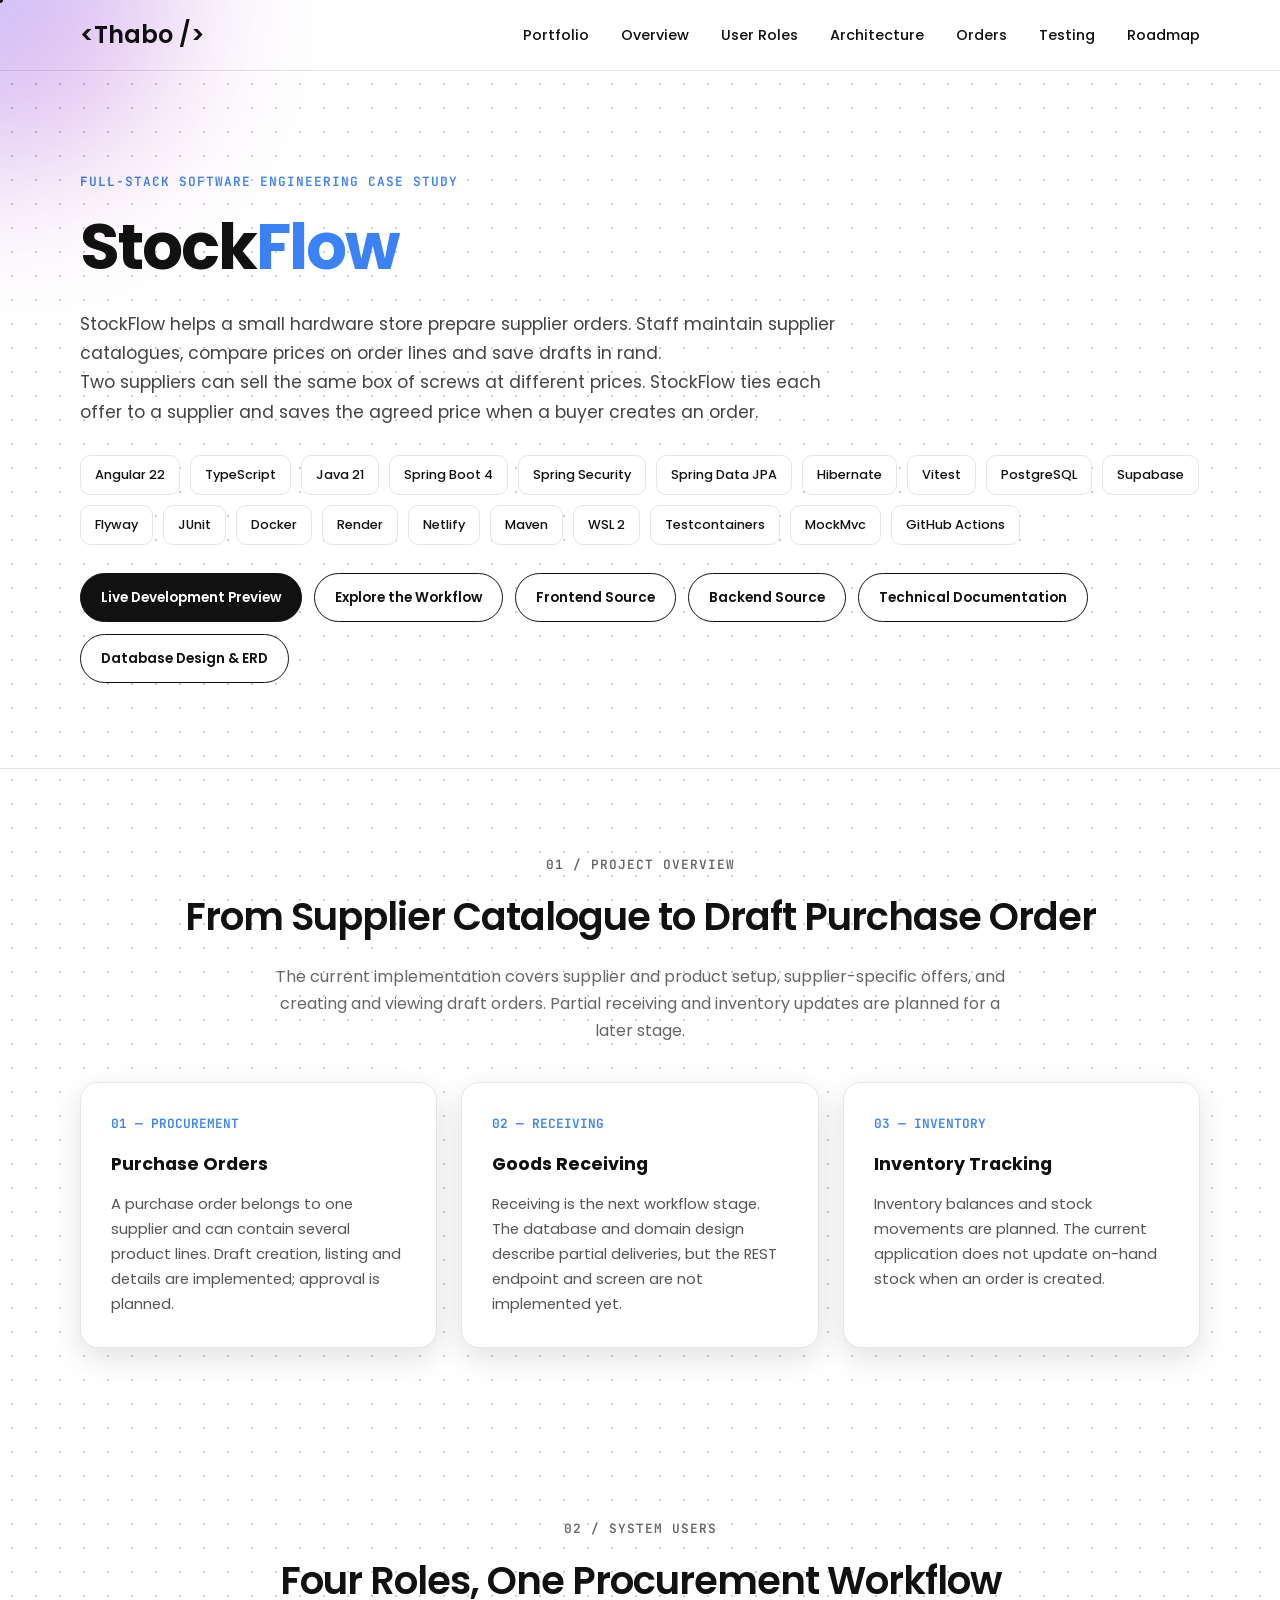
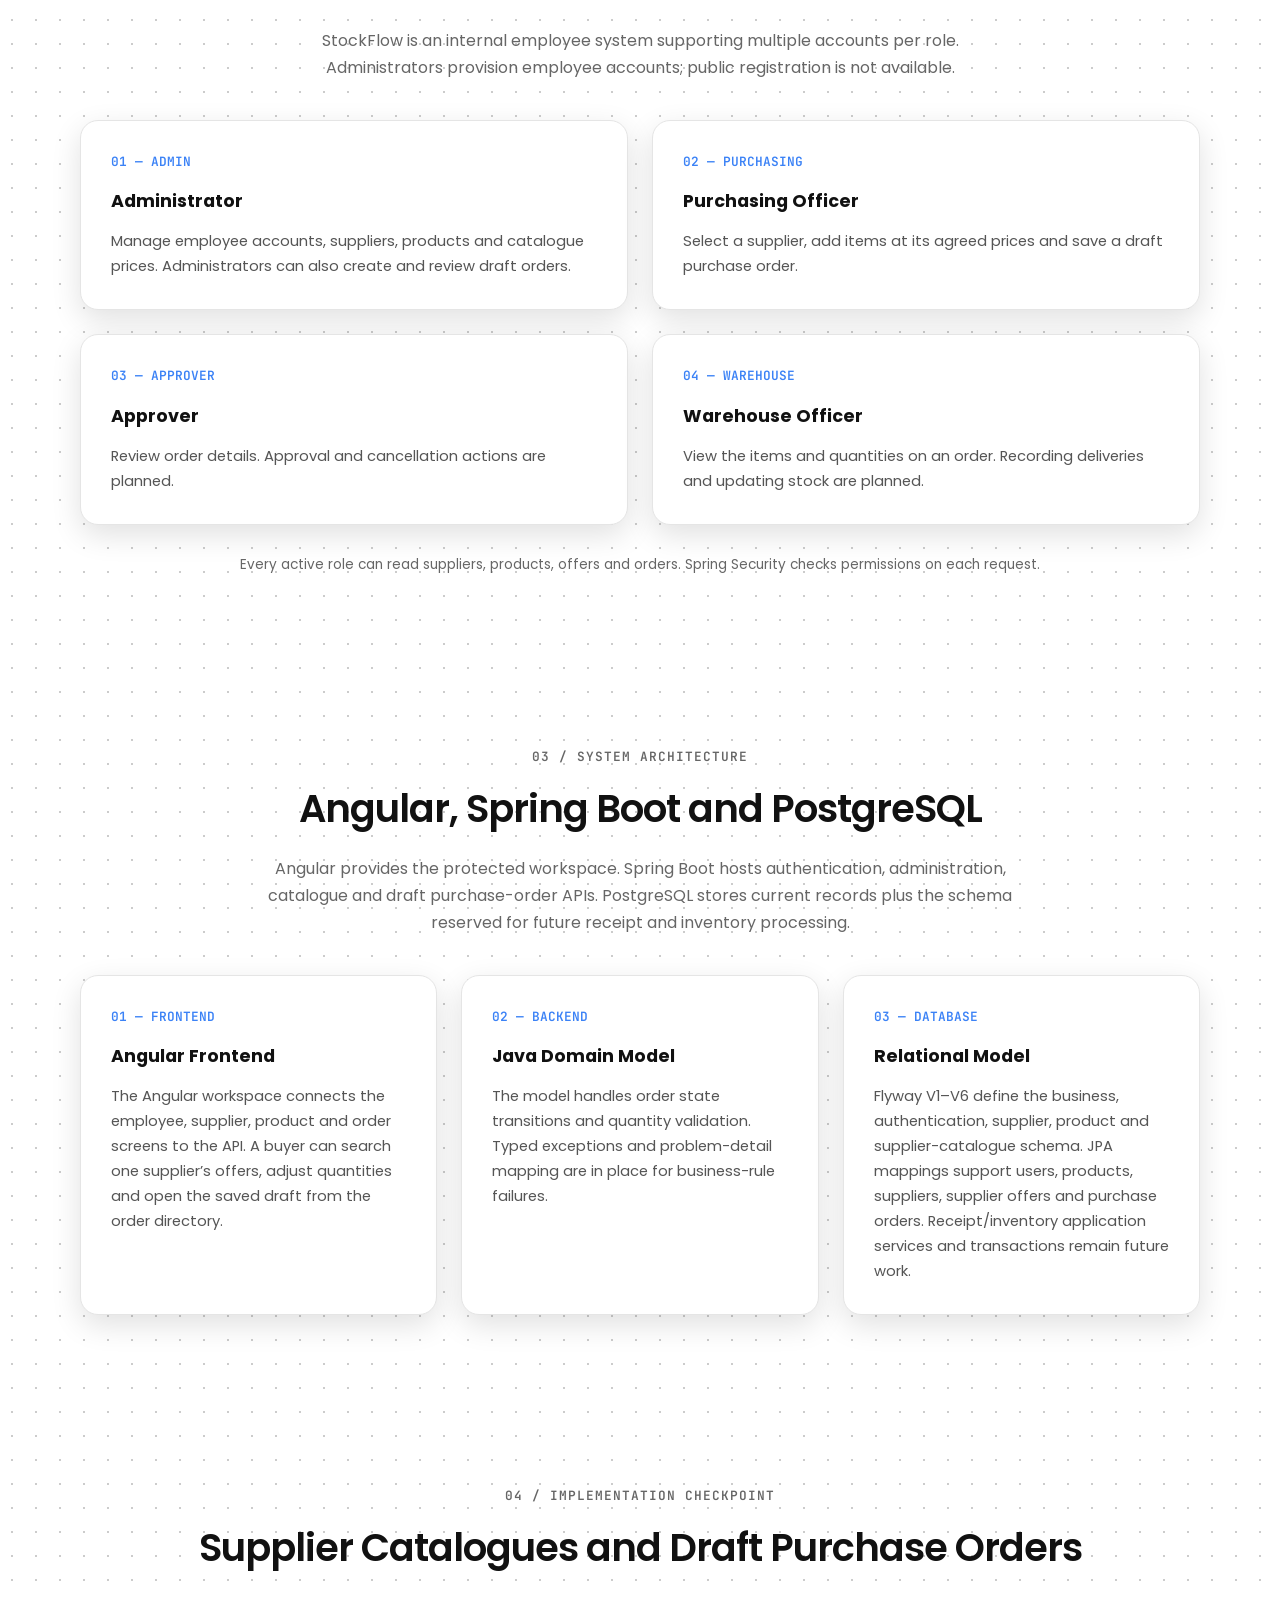
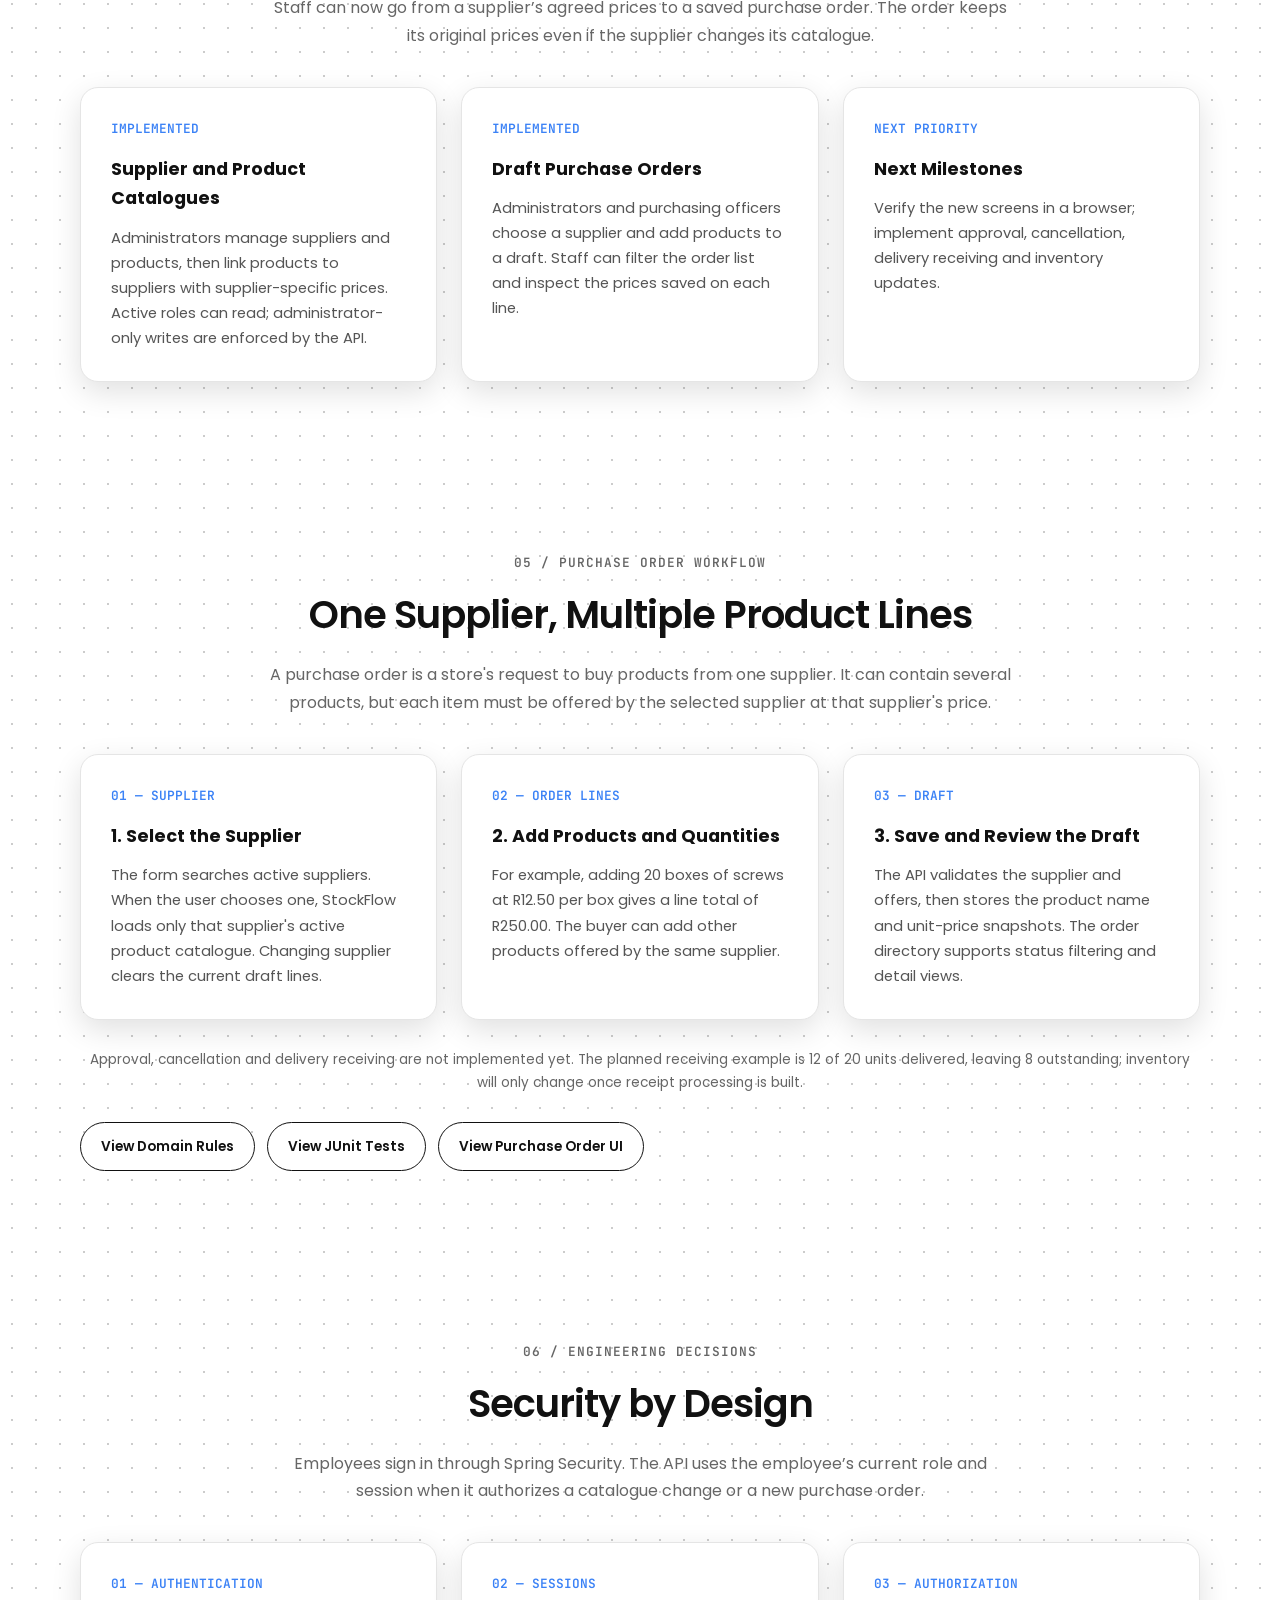
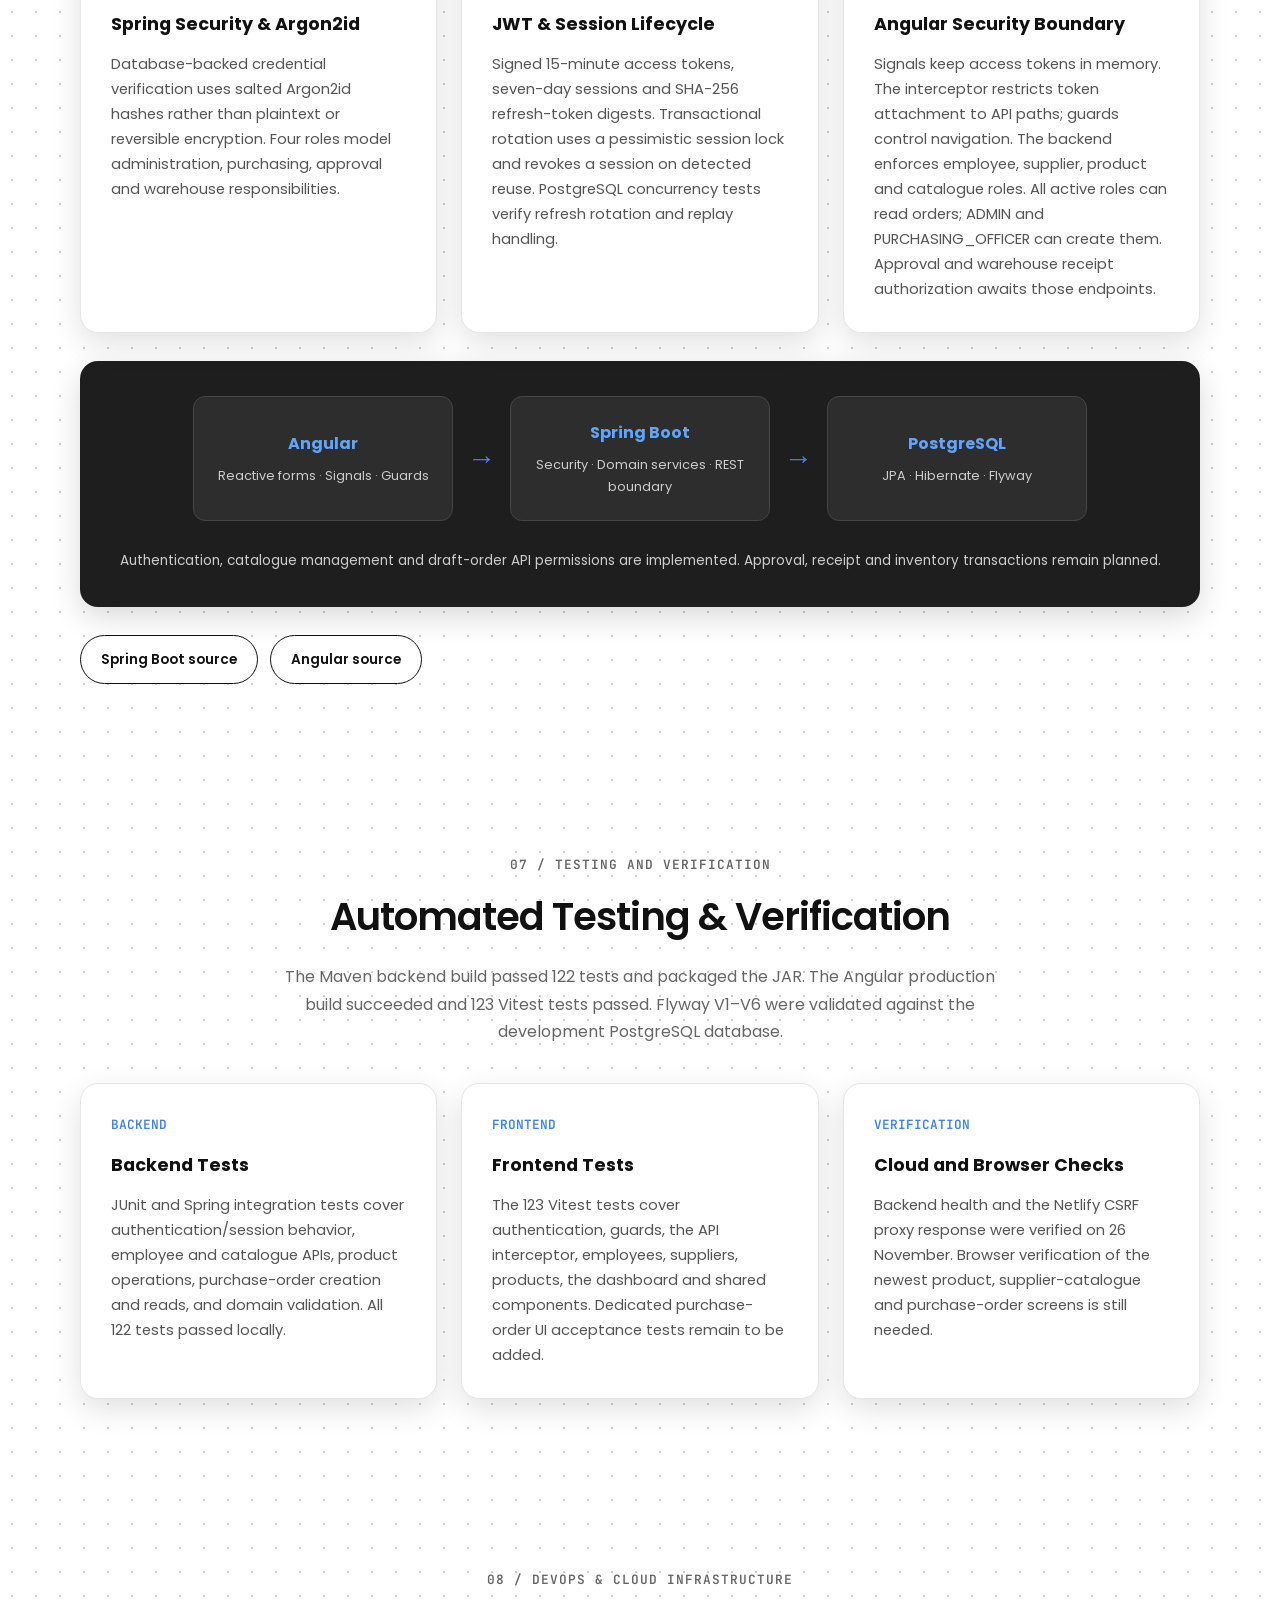
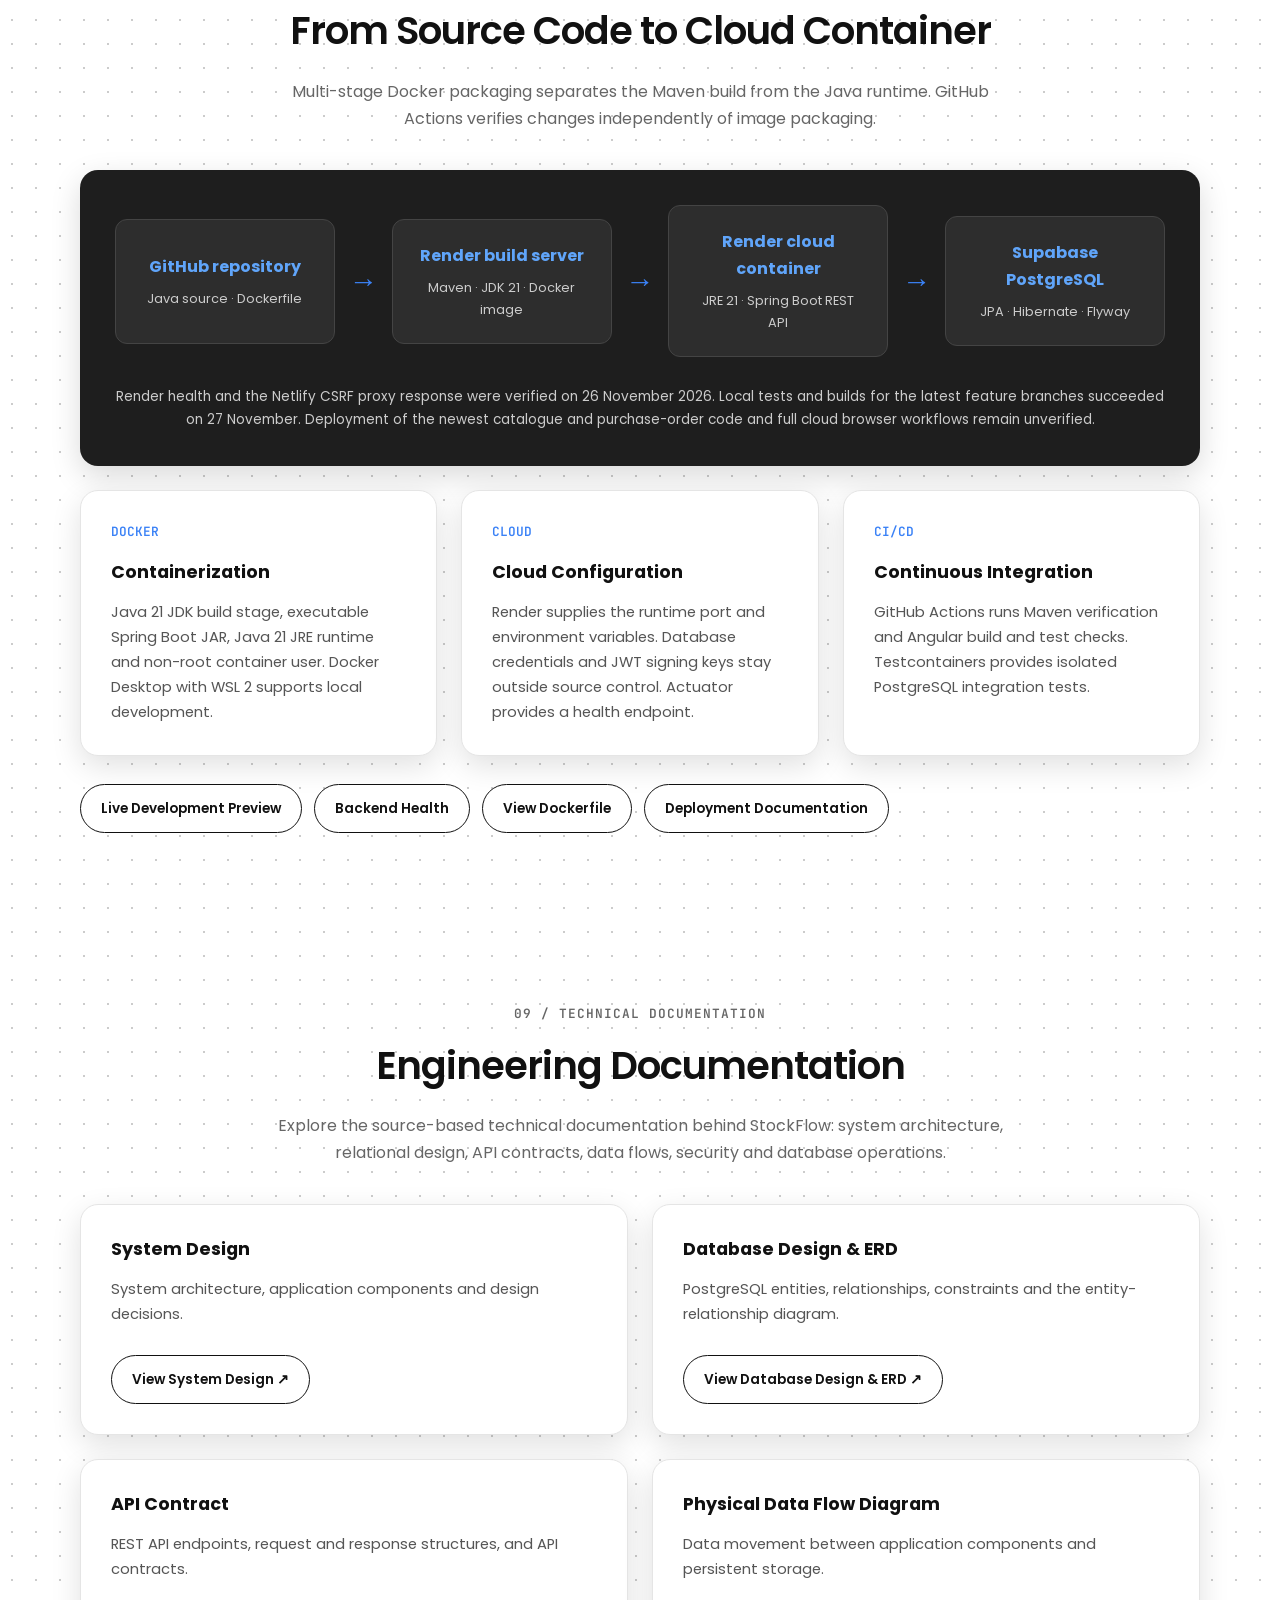
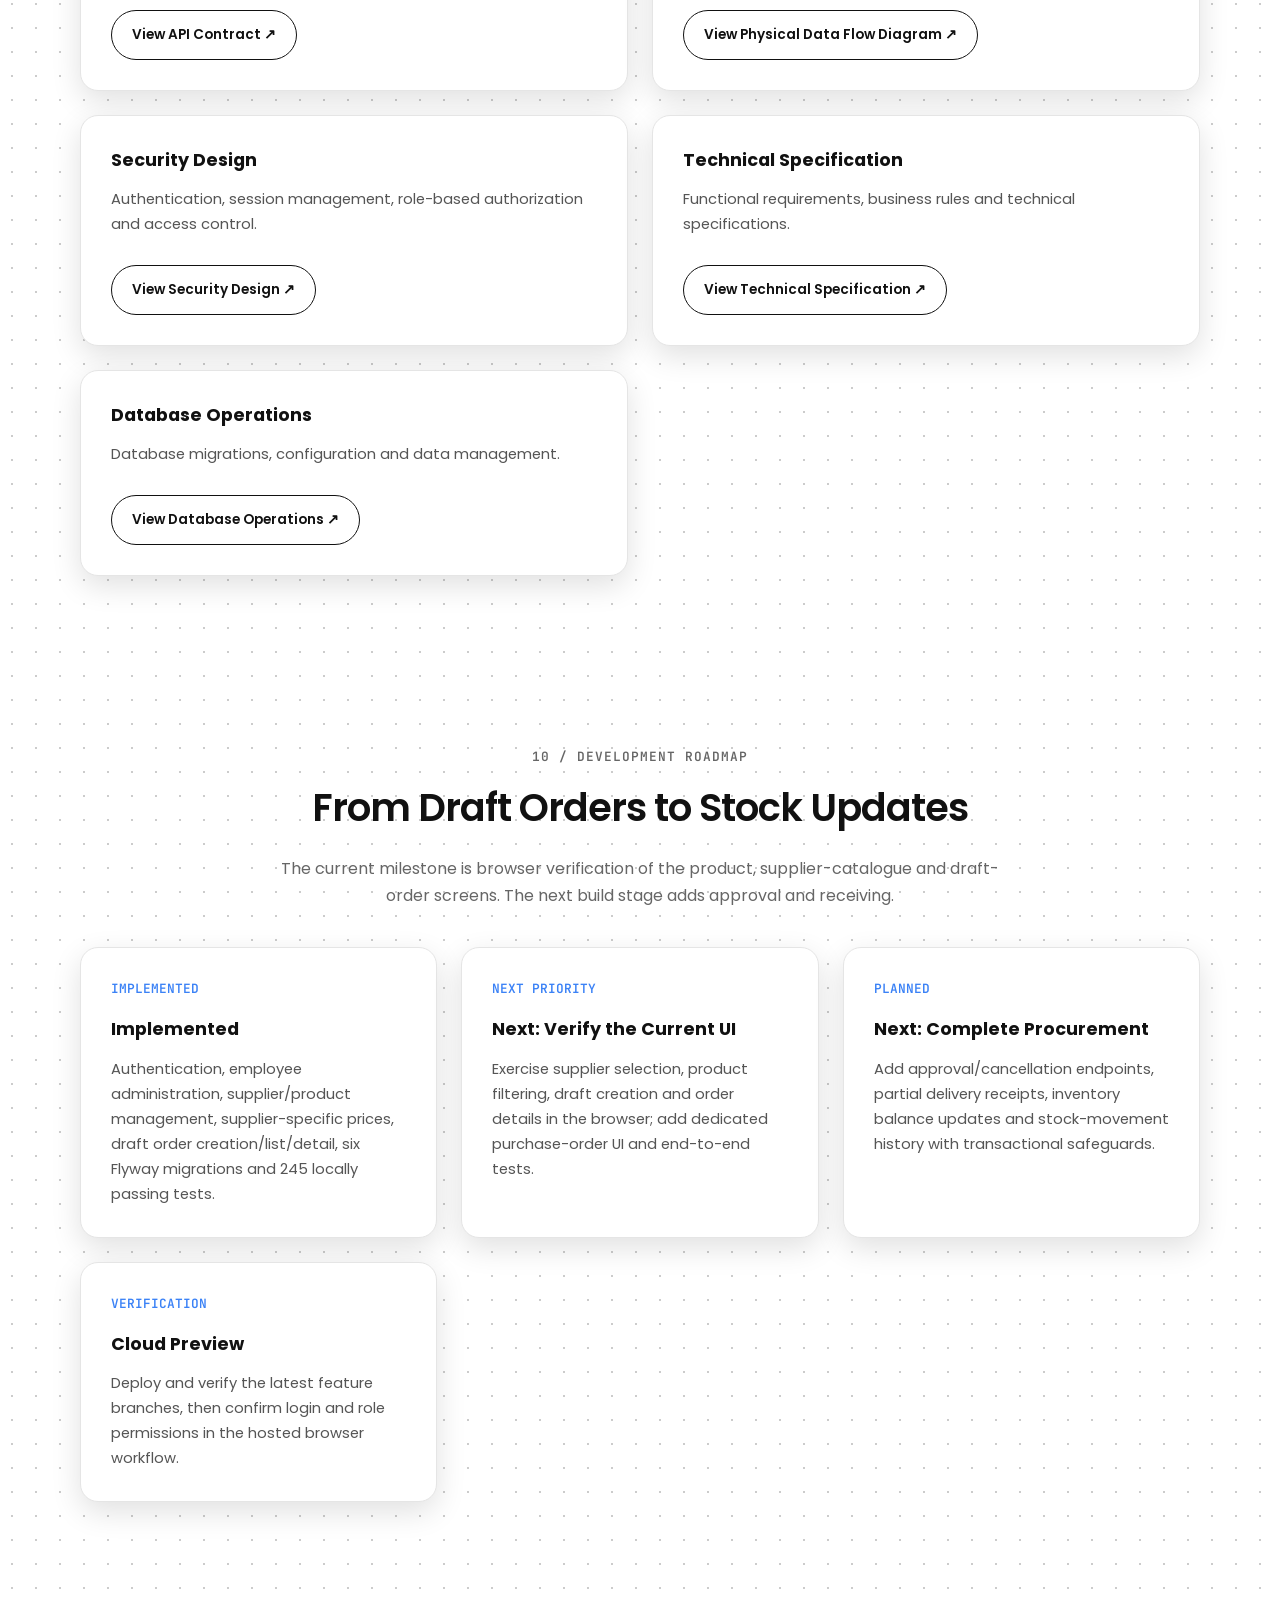
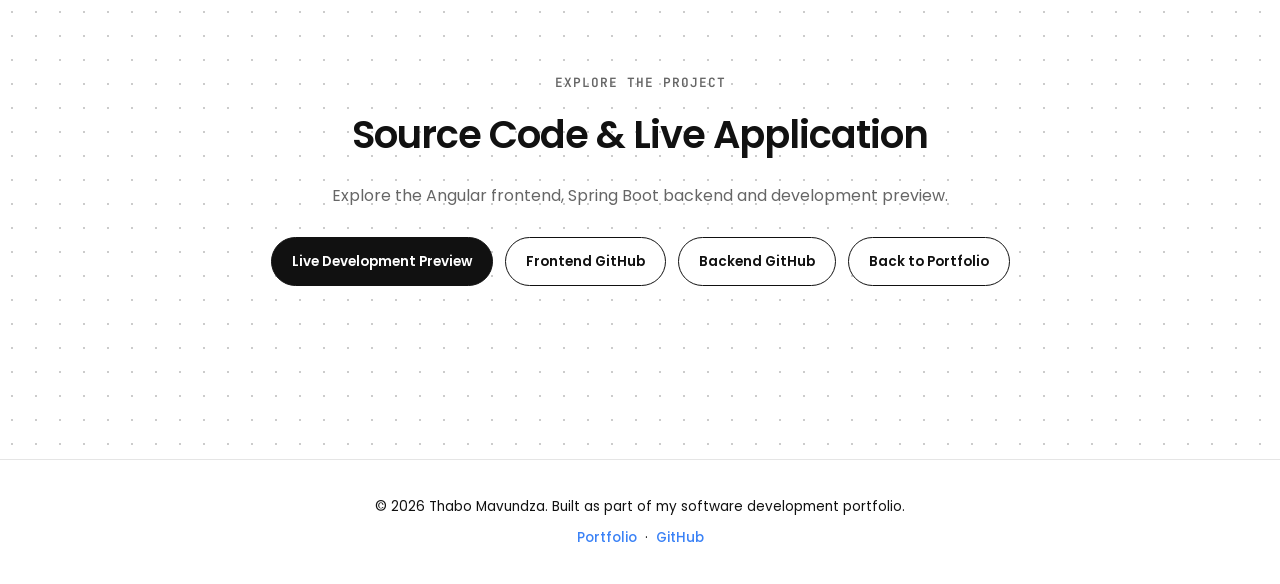
<file: stockflow.html>
<!DOCTYPE html>
<html lang="en">

<head>
  <meta charset="UTF-8">
  <meta name="viewport" content="width=device-width, initial-scale=1.0">

  <meta name="description"
    content="StockFlow case study on supplier-specific catalogues, draft purchase orders and the planned receiving and inventory workflow.">

  <title>StockFlow | Full-Stack Case Study</title>

  <link rel="preconnect" href="https://fonts.googleapis.com">
  <link rel="preconnect" href="https://fonts.gstatic.com" crossorigin>

  <link
    href="https://fonts.googleapis.com/css2?family=Poppins:wght@400;500;600;700&family=JetBrains+Mono:wght@400;500;600&display=swap"
    rel="stylesheet">

  <link rel="stylesheet" href="brightsmile.css">
</head>

<body>
  <header class="navbar">
    <nav class="container nav-inner" aria-label="Project navigation">
      <a href="index.html" class="brand">&lt;Thabo /&gt;</a>
      <div class="nav-links">
        <a href="index.html#projects">Portfolio</a>
        <a href="#overview">Overview</a>
        <a href="#roles">User Roles</a>
        <a href="#architecture">Architecture</a>
        <a href="#workflow">Orders</a>
        <a href="#testing">Testing</a>
        <a href="#roadmap">Roadmap</a>
      </div>
    </nav>
  </header>

  <main>
    <section class="hero">
      <div class="container">
        <p class="eyebrow mono">Full-Stack Software Engineering Case Study</p>
        <h1>Stock<span>Flow</span></h1>
        <p class="hero-description">
          StockFlow helps a small hardware store prepare supplier orders. Staff maintain supplier catalogues, compare prices on order lines and save drafts in rand.
        </p>
        <p class="hero-description">
          Two suppliers can sell the same box of screws at different prices. StockFlow ties each offer to a supplier and saves the agreed price when a buyer creates an order.
        </p>
        <div class="tech-tags">
          <span class="tag">Angular 22</span>
          <span class="tag">TypeScript</span>
          <span class="tag">Java 21</span>
          <span class="tag">Spring Boot 4</span>
          <span class="tag">Spring Security</span>
          <span class="tag">Spring Data JPA</span>
          <span class="tag">Hibernate</span>
          <span class="tag">Vitest</span>
          <span class="tag">PostgreSQL</span>
          <span class="tag">Supabase</span>
          <span class="tag">Flyway</span>
          <span class="tag">JUnit</span>
          <span class="tag">Docker</span>
          <span class="tag">Render</span>
          <span class="tag">Netlify</span>
          <span class="tag">Maven</span>
          <span class="tag">WSL 2</span>
          <span class="tag">Testcontainers</span>
          <span class="tag">MockMvc</span>
          <span class="tag">GitHub Actions</span>
        </div>
        <div class="actions">
          <a class="btn btn-primary" href="https://stockflow-management.netlify.app/">Live Development Preview</a>
          <a class="btn btn-outline" href="#workflow">Explore the Workflow</a>
          <a class="btn btn-outline" href="https://github.com/AriesMaster/StockPurchaseOrderFrontend/tree/feature/auth-ui">Frontend Source</a>
          <a class="btn btn-outline" href="https://github.com/AriesMaster/StockPurchaseOrderBackend/tree/feature/auth-persistence">Backend Source</a>
          <a class="btn btn-outline" href="#documentation">Technical Documentation</a>
          <a class="btn btn-outline" href="https://github.com/AriesMaster/StockPurchaseOrderBackend/blob/feature/auth-persistence/docs/database-design.md">Database Design &amp; ERD</a>
        </div>
      </div>
    </section>

    <section class="section" id="overview">
      <div class="container">
        <div class="section-heading">
          <p class="eyebrow mono">01 / Project Overview</p>
          <h2>From Supplier Catalogue to Draft Purchase Order</h2>
          <p>The current implementation covers supplier and product setup, supplier-specific offers, and creating and viewing draft orders. Partial receiving and inventory updates are planned for a later stage.</p>
        </div>
        <div class="grid">
          <article class="card"><span class="card-number mono">01 — PROCUREMENT</span><h3>Purchase Orders</h3>
            <p>A purchase order belongs to one supplier and can contain several product lines. Draft creation, listing and details are implemented; approval is planned.</p>
          </article>
          <article class="card"><span class="card-number mono">02 — RECEIVING</span><h3>Goods Receiving</h3>
            <p>Receiving is the next workflow stage. The database and domain design describe partial deliveries, but the REST endpoint and screen are not implemented yet.</p>
          </article>
          <article class="card"><span class="card-number mono">03 — INVENTORY</span><h3>Inventory Tracking</h3>
            <p>Inventory balances and stock movements are planned. The current application does not update on-hand stock when an order is created.</p>
          </article>
        </div>
      </div>
    </section>

    <section class="section section-alt" id="roles">
      <div class="container">
        <div class="section-heading">
          <p class="eyebrow mono">02 / System Users</p>
          <h2>Four Roles, One Procurement Workflow</h2>
          <p>StockFlow is an internal employee system supporting multiple accounts per role. Administrators provision employee accounts; public registration is not available.</p>
        </div>
        <div class="grid grid-two">
          <article class="card"><span class="card-number mono">01 — ADMIN</span><h3>Administrator</h3><p>Manage employee accounts, suppliers, products and catalogue prices. Administrators can also create and review draft orders.</p></article>
          <article class="card"><span class="card-number mono">02 — PURCHASING</span><h3>Purchasing Officer</h3><p>Select a supplier, add items at its agreed prices and save a draft purchase order.</p></article>
          <article class="card"><span class="card-number mono">03 — APPROVER</span><h3>Approver</h3><p>Review order details. Approval and cancellation actions are planned.</p></article>
          <article class="card"><span class="card-number mono">04 — WAREHOUSE</span><h3>Warehouse Officer</h3><p>View the items and quantities on an order. Recording deliveries and updating stock are planned.</p></article>
        </div>
        <p class="architecture-note" style="color:var(--muted)">Every active role can read suppliers, products, offers and orders. Spring Security checks permissions on each request.</p>
      </div>
    </section>

    <section class="section" id="architecture">
      <div class="container">
        <div class="section-heading">
          <p class="eyebrow mono">03 / System Architecture</p>
          <h2>Angular, Spring Boot and PostgreSQL</h2>
          <p>Angular provides the protected workspace. Spring Boot hosts authentication, administration, catalogue and draft purchase-order APIs. PostgreSQL stores current records plus the schema reserved for future receipt and inventory processing.</p>
        </div>
        <div class="grid">
          <article class="card"><span class="card-number mono">01 — FRONTEND</span><h3>Angular Frontend</h3>
            <p>The Angular workspace connects the employee, supplier, product and order screens to the API. A buyer can search one supplier’s offers, adjust quantities and open the saved draft from the order directory.</p>
          </article>
          <article class="card"><span class="card-number mono">02 — BACKEND</span><h3>Java Domain Model</h3>
            <p>The model handles order state transitions and quantity validation. Typed exceptions and problem-detail mapping are in place for business-rule failures.</p>
          </article>
          <article class="card"><span class="card-number mono">03 — DATABASE</span><h3>Relational Model</h3>
            <p>Flyway V1–V6 define the business, authentication, supplier, product and supplier-catalogue schema. JPA mappings support users, products, suppliers, supplier offers and purchase orders. Receipt/inventory application services and transactions remain future work.</p>
          </article>
        </div>
      </div>
    </section>

    <section class="section section-alt" id="implementation">
      <div class="container"><div class="section-heading"><p class="eyebrow mono">04 / Implementation checkpoint</p><h2>Supplier Catalogues and Draft Purchase Orders</h2><p>Staff can now go from a supplier’s agreed prices to a saved purchase order. The order keeps its original prices even if the supplier changes its catalogue.</p></div>
      <div class="grid"><article class="card"><span class="card-number mono">IMPLEMENTED</span><h3>Supplier and Product Catalogues</h3><p>Administrators manage suppliers and products, then link products to suppliers with supplier-specific prices. Active roles can read; administrator-only writes are enforced by the API.</p></article><article class="card"><span class="card-number mono">IMPLEMENTED</span><h3>Draft Purchase Orders</h3><p>Administrators and purchasing officers choose a supplier and add products to a draft. Staff can filter the order list and inspect the prices saved on each line.</p></article><article class="card"><span class="card-number mono">NEXT PRIORITY</span><h3>Next Milestones</h3><p>Verify the new screens in a browser; implement approval, cancellation, delivery receiving and inventory updates.</p></article></div></div>
    </section>
    <section class="section" id="workflow">
      <div class="container">
        <div class="section-heading">
          <p class="eyebrow mono">05 / Purchase Order Workflow</p>
          <h2>One Supplier, Multiple Product Lines</h2>
          <p>A purchase order is a store's request to buy products from one supplier. It can contain several products, but each item must be offered by the selected supplier at that supplier's price.</p>
        </div>
        <div class="grid">
          <article class="card"><span class="card-number mono">01 — SUPPLIER</span><h3>1. Select the Supplier</h3>
            <p>The form searches active suppliers. When the user chooses one, StockFlow loads only that supplier's active product catalogue. Changing supplier clears the current draft lines.</p>
          </article>
          <article class="card"><span class="card-number mono">02 — ORDER LINES</span><h3>2. Add Products and Quantities</h3>
            <p>For example, adding 20 boxes of screws at R12.50 per box gives a line total of R250.00. The buyer can add other products offered by the same supplier.</p>
          </article>
          <article class="card"><span class="card-number mono">03 — DRAFT</span><h3>3. Save and Review the Draft</h3>
            <p>The API validates the supplier and offers, then stores the product name and unit-price snapshots. The order directory supports status filtering and detail views.</p>
          </article>
        </div>
        <p class="architecture-note" style="color:var(--muted)">Approval, cancellation and delivery receiving are not implemented yet. The planned receiving example is 12 of 20 units delivered, leaving 8 outstanding; inventory will only change once receipt processing is built.</p>
        <div class="actions">
          <a class="btn btn-outline" href="https://github.com/AriesMaster/StockPurchaseOrderBackend/blob/feature/auth-persistence/src/main/java/com/stockpurchaseorder/backend/purchaseorder/domain/PurchaseOrder.java">View Domain Rules</a>
          <a class="btn btn-outline" href="https://github.com/AriesMaster/StockPurchaseOrderBackend/blob/feature/auth-persistence/src/test/java/com/stockpurchaseorder/backend/purchaseorder/domain/PurchaseOrderTest.java">View JUnit Tests</a>
          <a class="btn btn-outline" href="https://github.com/AriesMaster/StockPurchaseOrderFrontend/tree/feature/auth-ui/src/app/features/purchase-orders">View Purchase Order UI</a>
        </div>
      </div>
    </section>

    <section class="section" id="security">
      <div class="container">
        <div class="section-heading"><p class="eyebrow mono">06 / Engineering Decisions</p><h2>Security by Design</h2><p>Employees sign in through Spring Security. The API uses the employee’s current role and session when it authorizes a catalogue change or a new purchase order.</p></div>
        <div class="grid">
          <article class="card"><span class="card-number mono">01 — AUTHENTICATION</span><h3>Spring Security &amp; Argon2id</h3><p>Database-backed credential verification uses salted Argon2id hashes rather than plaintext or reversible encryption. Four roles model administration, purchasing, approval and warehouse responsibilities.</p></article>
          <article class="card"><span class="card-number mono">02 — SESSIONS</span><h3>JWT &amp; Session Lifecycle</h3><p>Signed 15-minute access tokens, seven-day sessions and SHA-256 refresh-token digests. Transactional rotation uses a pessimistic session lock and revokes a session on detected reuse. PostgreSQL concurrency tests verify refresh rotation and replay handling.</p></article>
          <article class="card"><span class="card-number mono">03 — AUTHORIZATION</span><h3>Angular Security Boundary</h3><p>Signals keep access tokens in memory. The interceptor restricts token attachment to API paths; guards control navigation. The backend enforces employee, supplier, product and catalogue roles. All active roles can read orders; ADMIN and PURCHASING_OFFICER can create them. Approval and warehouse receipt authorization awaits those endpoints.</p></article>
        </div>
        <div class="architecture" style="margin-top:28px">
          <div class="architecture-flow"><div class="architecture-node"><strong>Angular</strong><small>Reactive forms · Signals · Guards</small></div><span class="architecture-arrow" aria-hidden="true">→</span><div class="architecture-node"><strong>Spring Boot</strong><small>Security · Domain services · REST boundary</small></div><span class="architecture-arrow" aria-hidden="true">→</span><div class="architecture-node"><strong>PostgreSQL</strong><small>JPA · Hibernate · Flyway</small></div></div>
          <p class="architecture-note">Authentication, catalogue management and draft-order API permissions are implemented. Approval, receipt and inventory transactions remain planned.</p>
        </div>
        <div class="actions"><a class="btn btn-outline" href="https://github.com/AriesMaster/StockPurchaseOrderBackend/tree/feature/auth-persistence">Spring Boot source</a><a class="btn btn-outline" href="https://github.com/AriesMaster/StockPurchaseOrderFrontend/tree/feature/auth-ui">Angular source</a></div>
      </div>
    </section>

    <section class="section section-alt" id="testing">
      <div class="container">
        <div class="section-heading">
          <p class="eyebrow mono">07 / Testing and Verification</p>
          <h2>Automated Testing &amp; Verification</h2>
          <p>The Maven backend build passed 122 tests and packaged the JAR. The Angular production build succeeded and 123 Vitest tests passed. Flyway V1–V6 were validated against the development PostgreSQL database.</p>
        </div>
        <div class="grid">
          <article class="card"><span class="card-number mono">BACKEND</span><h3>Backend Tests</h3>
            <p>JUnit and Spring integration tests cover authentication/session behavior, employee and catalogue APIs, product operations, purchase-order creation and reads, and domain validation. All 122 tests passed locally.</p>
          </article>
          <article class="card"><span class="card-number mono">FRONTEND</span><h3>Frontend Tests</h3>
            <p>The 123 Vitest tests cover authentication, guards, the API interceptor, employees, suppliers, products, the dashboard and shared components. Dedicated purchase-order UI acceptance tests remain to be added.</p>
          </article>
          <article class="card"><span class="card-number mono">VERIFICATION</span><h3>Cloud and Browser Checks</h3>
            <p>Backend health and the Netlify CSRF proxy response were verified on 26 November. Browser verification of the newest product, supplier-catalogue and purchase-order screens is still needed.</p>
          </article>
        </div>
      </div>
    </section>

    <section class="section" id="deployment">
      <div class="container">
        <div class="section-heading"><p class="eyebrow mono">08 / DevOps &amp; Cloud Infrastructure</p><h2>From Source Code to Cloud Container</h2><p>Multi-stage Docker packaging separates the Maven build from the Java runtime. GitHub Actions verifies changes independently of image packaging.</p></div>
        <div class="architecture" style="margin-bottom:24px"><div class="architecture-flow" ><div class="architecture-node" style="min-width:0"><strong>GitHub repository</strong><small>Java source · Dockerfile</small></div><span class="architecture-arrow" aria-hidden="true">→</span><div class="architecture-node" style="min-width:0"><strong>Render build server</strong><small>Maven · JDK 21 · Docker image</small></div><span class="architecture-arrow" aria-hidden="true">→</span><div class="architecture-node" style="min-width:0"><strong>Render cloud container</strong><small>JRE 21 · Spring Boot REST API</small></div><span class="architecture-arrow" aria-hidden="true">→</span><div class="architecture-node" style="min-width:0"><strong>Supabase PostgreSQL</strong><small>JPA · Hibernate · Flyway</small></div></div><p class="architecture-note">Render health and the Netlify CSRF proxy response were verified on 26 November 2026. Local tests and builds for the latest feature branches succeeded on 27 November. Deployment of the newest catalogue and purchase-order code and full cloud browser workflows remain unverified.</p></div>
        <div class="grid">
          <article class="card"><span class="card-number mono">DOCKER</span><h3>Containerization</h3><p>Java 21 JDK build stage, executable Spring Boot JAR, Java 21 JRE runtime and non-root container user. Docker Desktop with WSL 2 supports local development.</p></article>
          <article class="card"><span class="card-number mono">CLOUD</span><h3>Cloud Configuration</h3><p>Render supplies the runtime port and environment variables. Database credentials and JWT signing keys stay outside source control. Actuator provides a health endpoint.</p></article>
          <article class="card"><span class="card-number mono">CI/CD</span><h3>Continuous Integration</h3><p>GitHub Actions runs Maven verification and Angular build and test checks. Testcontainers provides isolated PostgreSQL integration tests.</p></article>
        </div>
        <div class="actions"><a class="btn btn-outline" href="https://stockflow-management.netlify.app/">Live Development Preview</a><a class="btn btn-outline" href="https://stockflow-backend-5cke.onrender.com/actuator/health">Backend Health</a><a class="btn btn-outline" href="https://github.com/AriesMaster/StockPurchaseOrderBackend/blob/feature/auth-persistence/Dockerfile">View Dockerfile</a><a class="btn btn-outline" href="https://github.com/AriesMaster/StockPurchaseOrderBackend/blob/feature/auth-persistence/README.md#cloud-deployment-and-containerization">Deployment Documentation</a></div>
      </div>
    </section>

    <section class="section section-alt" id="documentation">
      <div class="container">
        <div class="section-heading">
          <p class="eyebrow mono">09 / Technical Documentation</p>
          <h2>Engineering Documentation</h2>
          <p>Explore the source-based technical documentation behind StockFlow: system architecture, relational design, API contracts, data flows, security and database operations.</p>
        </div>
        <div class="grid grid-two">
          <article class="card">
            <h3>System Design</h3>
            <p>System architecture, application components and design decisions.</p>
            <div class="actions">
              <a class="btn btn-outline" href="https://github.com/AriesMaster/StockPurchaseOrderBackend/blob/feature/auth-persistence/docs/system-design.md" target="_blank" rel="noopener noreferrer">View System Design ↗</a>
            </div>
          </article>
          <article class="card">
            <h3>Database Design &amp; ERD</h3>
            <p>PostgreSQL entities, relationships, constraints and the entity-relationship diagram.</p>
            <div class="actions">
              <a class="btn btn-outline" href="https://github.com/AriesMaster/StockPurchaseOrderBackend/blob/feature/auth-persistence/docs/database-design.md" target="_blank" rel="noopener noreferrer">View Database Design &amp; ERD ↗</a>
            </div>
          </article>
          <article class="card">
            <h3>API Contract</h3>
            <p>REST API endpoints, request and response structures, and API contracts.</p>
            <div class="actions">
              <a class="btn btn-outline" href="https://github.com/AriesMaster/StockPurchaseOrderBackend/blob/feature/auth-persistence/docs/api-contract.md" target="_blank" rel="noopener noreferrer">View API Contract ↗</a>
            </div>
          </article>
          <article class="card">
            <h3>Physical Data Flow Diagram</h3>
            <p>Data movement between application components and persistent storage.</p>
            <div class="actions">
              <a class="btn btn-outline" href="https://github.com/AriesMaster/StockPurchaseOrderBackend/blob/feature/auth-persistence/docs/physical-dfd.md" target="_blank" rel="noopener noreferrer">View Physical Data Flow Diagram ↗</a>
            </div>
          </article>
          <article class="card">
            <h3>Security Design</h3>
            <p>Authentication, session management, role-based authorization and access control.</p>
            <div class="actions">
              <a class="btn btn-outline" href="https://github.com/AriesMaster/StockPurchaseOrderBackend/blob/feature/auth-persistence/docs/security-design.md" target="_blank" rel="noopener noreferrer">View Security Design ↗</a>
            </div>
          </article>
          <article class="card">
            <h3>Technical Specification</h3>
            <p>Functional requirements, business rules and technical specifications.</p>
            <div class="actions">
              <a class="btn btn-outline" href="https://github.com/AriesMaster/StockPurchaseOrderBackend/blob/feature/auth-persistence/docs/technical-specification.md" target="_blank" rel="noopener noreferrer">View Technical Specification ↗</a>
            </div>
          </article>
          <article class="card">
            <h3>Database Operations</h3>
            <p>Database migrations, configuration and data management.</p>
            <div class="actions">
              <a class="btn btn-outline" href="https://github.com/AriesMaster/StockPurchaseOrderBackend/blob/feature/auth-persistence/docs/database-operations.md" target="_blank" rel="noopener noreferrer">View Database Operations ↗</a>
            </div>
          </article>
        </div>
      </div>
    </section>

    <section class="section" id="roadmap">
      <div class="container">
        <div class="section-heading">
          <p class="eyebrow mono">10 / Development Roadmap</p>
          <h2>From Draft Orders to Stock Updates</h2>
          <p>The current milestone is browser verification of the product, supplier-catalogue and draft-order screens. The next build stage adds approval and receiving.</p>
        </div>
        <div class="grid">
          <article class="card"><span class="card-number mono">IMPLEMENTED</span><h3>Implemented</h3>
            <p>Authentication, employee administration, supplier/product management, supplier-specific prices, draft order creation/list/detail, six Flyway migrations and 245 locally passing tests.</p>
          </article>
          <article class="card"><span class="card-number mono">NEXT PRIORITY</span><h3>Next: Verify the Current UI</h3>
            <p>Exercise supplier selection, product filtering, draft creation and order details in the browser; add dedicated purchase-order UI and end-to-end tests.</p>
          </article>
          <article class="card"><span class="card-number mono">PLANNED</span><h3>Next: Complete Procurement</h3>
            <p>Add approval/cancellation endpoints, partial delivery receipts, inventory balance updates and stock-movement history with transactional safeguards.</p>
          </article>
          <article class="card"><span class="card-number mono">VERIFICATION</span><h3>Cloud Preview</h3>
            <p>Deploy and verify the latest feature branches, then confirm login and role permissions in the hosted browser workflow.</p>
          </article>
        </div>
      </div>
    </section>
      <section class="section">
      <div class="container">
        <div class="section-heading">
          <p class="eyebrow mono">Explore the Project</p>
          <h2>Source Code &amp; Live Application</h2>
          <p>Explore the Angular frontend, Spring Boot backend and development preview.</p>
          <div class="actions" style="justify-content:center">
            <a class="btn btn-primary" href="https://stockflow-management.netlify.app/">Live Development Preview</a>
            <a class="btn btn-outline" href="https://github.com/AriesMaster/StockPurchaseOrderFrontend/tree/feature/auth-ui">Frontend GitHub</a>
            <a class="btn btn-outline" href="https://github.com/AriesMaster/StockPurchaseOrderBackend/tree/feature/auth-persistence">Backend GitHub</a>
            <a class="btn btn-outline" href="index.html#projects">Back to Portfolio</a>
          </div>
        </div>
      </div>
    </section>
  </main>

  <!-- FOOTER -->

  <footer>

    <div class="container">

      <p>
        &copy; 2026 Thabo Mavundza.
        Built as part of my software development portfolio.
      </p>

      <p style="margin-top: 8px;">

        <a href="index.html">Portfolio</a>

        &nbsp;·&nbsp;

        <a href="https://github.com/AriesMaster"
           target="_blank"
           rel="noopener noreferrer">
          GitHub
        </a>

      </p>

    </div>

  </footer>


  <!-- PORTFOLIO CURSOR -->

  <div class="cursor-dot"
       data-cursor-dot
       aria-hidden="true"></div>

  <div class="cursor-outline"
       data-cursor-outline
       aria-hidden="true"></div>

  <script>
    (() => {
      if (!window.matchMedia(
        '(hover: hover) and (pointer: fine)'
      ).matches) return;

      const dot = document.querySelector(
        '[data-cursor-dot]'
      );

      const glow = document.querySelector(
        '[data-cursor-outline]'
      );

      if (!dot || !glow) return;

      document.addEventListener(
        'pointermove',
        (event) => {
          dot.style.left =
            glow.style.left =
            `${event.clientX}px`;

          dot.style.top =
            glow.style.top =
            `${event.clientY}px`;
        },
        { passive: true }
      );

      document.querySelectorAll(
        'a, button'
      ).forEach(element => {

        element.addEventListener(
          'pointerenter',
          () => {
            dot.classList.add('cursor-hover');
            glow.classList.add('cursor-hover');
          }
        );

        element.addEventListener(
          'pointerleave',
          () => {
            dot.classList.remove('cursor-hover');
            glow.classList.remove('cursor-hover');
          }
        );

      });
    })();
  </script>

</body>
</html>
</file>
<file: style.css>
/* ==========================================
   ROOT VARIABLES
========================================== */

:root {
  --primary-color: #111;
  --background-color: #ffffff;
  --text-color: #111;
  --card-bg: #ffffff;
  --border-color: #e5e5e5;
  --accent: #3b82f6;
}

/* ==========================================
   RESET
========================================== */

* {
  margin: 0;
  padding: 0;
  box-sizing: border-box;
}

html {
  scroll-behavior: smooth;
  scroll-padding-top: 80px;
}

body {
  font-family: 'Poppins', sans-serif;
  background-color: var(--background-color);
  background-image: radial-gradient(circle, #cccccc 1px, transparent 1px);
  background-size: 24px 24px;
  color: var(--text-color);
  line-height: 1.6;
}

/* ==========================================
   NAVIGATION
========================================== */

nav {
  display: flex;
  justify-content: space-around;
  align-items: center;
  height: 70px;
  background: rgba(255, 255, 255, 0.9);
  backdrop-filter: blur(8px);
  border-bottom: 1px solid var(--border-color);
  position: sticky;
  top: 0;
  z-index: 100;
}

.logo {
  font-size: 1.8rem;
  font-weight: 600;
}

.nav-links {
  display: flex;
  gap: 2rem;
  list-style: none;
}

.nav-links a {
  text-decoration: none;
  color: var(--text-color);
  font-weight: 500;
  position: relative;
}

.nav-links a::after {
  content: "";
  position: absolute;
  left: 0;
  bottom: -5px;
  width: 0;
  height: 2px;
  background: var(--accent);
  transition: width 0.3s;
}

.nav-links a:hover::after {
  width: 100%;
}

/* ==========================================
   HAMBURGER MENU
========================================== */

#hamburger-nav {
  display: none;
}

.hamburger-icon {
  display: flex;
  flex-direction: column;
  justify-content: space-around;
  width: 30px;
  height: 24px;
  cursor: pointer;
}

.hamburger-icon span {
  height: 3px;
  width: 100%;
  background: black;
}

/* ==========================================
   HERO / PROFILE
========================================== */

#profile {
  display: flex;
  justify-content: center;
  align-items: center;
  gap: 4rem;
  padding: 5rem 10%;
  flex-wrap: wrap;
  animation: fadeIn 0.9s ease;
}

.section__pic-container {
  width: 340px;
  height: 340px;
}

.section__pic-container img {
  width: 100%;
  border-radius: 50%;
  box-shadow: 0 20px 60px rgba(0, 0, 0, 0.3);
}

.section__text {
  text-align: center;
}

.section__text__p1 {
  color: gray;
  font-weight: 500;
}

.section__text__p2 {
  font-size: 1.3rem;
  margin-bottom: 10px;
}

.title {
  font-size: 2.6rem;
  margin-bottom: 10px;
  text-align: center;
  margin-bottom: 2rem;
}

.terminal-title,
.code-header {
  font-family: 'Fira Code', 'JetBrains Mono', 'Courier New', Courier, monospace;
}

.terminal-title {
  font-size: 2.2rem;
  font-weight: 600;
}

.code-header {
  color: var(--accent);
}

/* ==========================================
   IDE MOCK WINDOW
========================================== */

.mock-window {
  background: #1e1e1e !important;
  color: #d4d4d4;
  text-align: left;
  border: 1px solid #333 !important;
  padding: 0 !important;
  overflow: hidden;
}

.window-header {
  background: #323233;
  padding: 10px 15px;
  display: flex;
  align-items: center;
  gap: 8px;
}

.dot {
  width: 12px;
  height: 12px;
  border-radius: 50%;
}

.dot.red {
  background: #ff5f56;
}

.dot.yellow {
  background: #ffbd2e;
}

.dot.green {
  background: #27c93f;
}

.filename {
  margin-left: auto;
  margin-right: auto;
  font-size: 0.9rem;
  color: #999;
  font-family: 'Fira Code', 'JetBrains Mono', monospace;
}

.code-content {
  padding: 1.5rem 2rem;
  font-size: 1.1rem;
  line-height: 1.6;
  overflow-x: auto;
  font-family: 'Fira Code', 'JetBrains Mono', monospace;
  margin: 0;
}

.keyword {
  color: #569cd6;
}

.variable {
  color: #4fc1ff;
}

.type {
  color: #4ec9b0;
}

.string {
  color: #ce9178;
}

.blinking-cursor {
  animation: blinkCursor 1s step-end infinite;
  color: var(--accent);
}

@keyframes blinkCursor {
  0%, 100% {
    opacity: 1;
  }

  50% {
    opacity: 0;
  }
}

/* ==========================================
   SOCIAL ICONS
========================================== */

#socials-container {
  display: flex;
  gap: 1.5rem;
  justify-content: center;
  margin-top: 1rem;
}

.icon {
  height: 32px;
  cursor: pointer;
  transition: transform 0.3s;
}

.icon:hover {
  transform: scale(1.2);
}

/* ==========================================
   BUTTONS
========================================== */

.btn-container {
  display: flex;
  gap: 1rem;
  justify-content: center;
  margin-top: 1rem;
  flex-wrap: wrap;
}

.btn {
  padding: 12px 20px;
  border-radius: 30px;
  border: 1px solid black;
  background: white;
  cursor: pointer;
  font-weight: 500;
  transition: 0.3s;
}

.btn-color-1 {
  background: black;
  color: white;
}

.btn:hover {
  transform: translateY(-3px);
  box-shadow: 0 10px 20px rgba(0, 0, 0, 0.25);
}

/* ==========================================
   GENERAL SECTIONS
========================================== */

section {
  padding: 5rem 10%;
  animation: fadeUp 1s ease;
}

.section__text__p1 {
  text-align: center;
  margin-bottom: 5px;
}

/* ==========================================
   GENERAL CARDS
========================================== */

.details-container {
  background: var(--card-bg);
  padding: 2rem;
  border-radius: 18px;
  border: 1px solid var(--border-color);
  box-shadow: 0 10px 30px rgba(0, 0, 0, 0.15);
  transition: 0.3s;
}

.details-container:hover {
  transform: translateY(-8px);
  box-shadow: 0 20px 60px rgba(0, 0, 0, 0.25);
}

/* ==========================================
   ABOUT SECTION
========================================== */

#about .about-container {
  display: grid;
  grid-template-columns: repeat(auto-fit, minmax(320px, 1fr));
  gap: 2rem;
}

.professional-summary {
  grid-column: 1 / -1;
}

.professional-summary > h3 {
  margin-bottom: 1rem;
}

.summary-cards {
  display: grid;
  grid-template-columns: repeat(auto-fit, minmax(min(100%, 250px), 1fr));
  gap: 1.25rem;
}

.summary-cards p {
  line-height: 1.65;
}

/* ==========================================
   SKILLS SECTION
========================================== */

#experience .about-container {
  display: flex;
  flex-direction: column;
  gap: 2rem;
}

.article-container {
  display: flex;
  flex-wrap: wrap;
  gap: 1rem;
  justify-content: center;
}

article {
  display: flex;
  align-items: center;
  gap: 10px;
  background: white;
  border: 1px solid var(--border-color);
  border-radius: 10px;
  padding: 8px 12px;
  transition: 0.25s;
}

article:hover {
  transform: scale(1.05);
}

article img {
  height: 26px;
}

/* ==========================================
   PROJECTS — BLACK & WHITE DESIGN
========================================== */

#projects.portfolio-projects {
  padding: 5rem 8%;
}

.projects-intro {
  max-width: 640px;
  margin: 0 auto 3rem;
  text-align: center;
  color: #555;
  font-size: 0.98rem;
  line-height: 1.8;
}

.projects-layout {
  max-width: 1160px;
  margin: 0 auto;
}

/* STRONG PROJECT CARDS */

#projects .project-card {
  min-width: 0;
  background: #fff;
  border: 2px solid #242424;
  border-radius: 18px;
  padding: 32px;
  text-align: left;

  box-shadow:
    0 5px 0 rgba(0, 0, 0, 0.12),
    0 16px 35px rgba(0, 0, 0, 0.14);

  transition:
    transform 0.25s ease,
    box-shadow 0.25s ease;
}

#projects .project-card:hover {
  transform: translateY(-6px);

  box-shadow:
    0 8px 0 rgba(0, 0, 0, 0.15),
    0 25px 50px rgba(0, 0, 0, 0.20);
}

/* TOP LABELS */

.project-topline {
  display: flex;
  align-items: center;
  justify-content: space-between;
  flex-wrap: wrap;
  gap: 12px;
  margin-bottom: 28px;
}

.project-category {
  color: #333;
  font-family: 'Fira Code', monospace;
  font-size: 0.72rem;
  font-weight: 700;
  letter-spacing: 0.08em;
}

.project-status {
  display: inline-flex;
  align-items: center;
  gap: 8px;
  font-size: 0.78rem;
  font-weight: 600;
  color: #555;
}

#projects .project-featured .project-status {
  min-width: 0;
  max-width: 100%;
  line-height: 1.5;
}

.project-status-text {
  min-width: 0;
  overflow-wrap: anywhere;
}

.status-dot,
.feature-dot {
  display: inline-block;
  width: 8px;
  height: 8px;
  border-radius: 50%;
  background: #111;
}

/* ==========================================
   FEATURED BRIGHTSMILE PROJECT
========================================== */

#projects .project-featured {
  margin-bottom: 28px;
  padding: 38px;
}

.project-featured-content {
  display: grid;
  grid-template-columns: minmax(0, 1.2fr) minmax(0, 0.8fr);
  gap: 38px;
  align-items: stretch;
}

.project-main {
  min-width: 0;
}

.project-icon,
.project-small-icon {
  display: inline-flex;
  align-items: center;
  justify-content: center;
  background: #111;
  color: white;
  border: 2px solid #111;
  border-radius: 12px;
  font-family: 'Fira Code', monospace;
  font-weight: 700;
}

.project-icon {
  width: 62px;
  height: 62px;
  margin-bottom: 24px;
  font-size: 1.3rem;
}

.project-main h2 {
  color: #111;
  font-size: clamp(1.8rem, 3vw, 2.4rem);
  font-weight: 700;
  line-height: 1.2;
  letter-spacing: -0.04em;
  margin-bottom: 10px;
}

#projects .project-featured .project-main h2 {
  max-width: 100%;
  overflow-wrap: break-word;
}

.project-subtitle {
  color: #444;
  font-size: 0.94rem;
  font-weight: 600;
  line-height: 1.5;
  margin-bottom: 22px;
}

.project-description {
  color: #444;
  font-size: 0.94rem;
  line-height: 1.85;
}

/* TECHNOLOGY TAGS */

.project-tags {
  display: flex;
  flex-wrap: wrap;
  gap: 9px;
  margin-top: 25px;
}

.project-tags span {
  padding: 7px 12px;
  background: #f5f5f5;
  border: 1px solid #c5c5c5;
  border-radius: 7px;
  color: #222;
  font-size: 0.75rem;
  font-weight: 600;
}

/* ==========================================
   PROJECT BUTTONS
========================================== */

.project-actions {
  display: flex;
  flex-wrap: wrap;
  gap: 12px;
  margin-top: 32px;
}

.project-btn {
  display: inline-flex;
  align-items: center;
  justify-content: center;
  gap: 10px;
  min-height: 48px;
  padding: 13px 20px;

  border: 2px solid #111;
  border-radius: 9px;

  font-size: 0.84rem;
  font-weight: 700;
  text-decoration: none;
  cursor: pointer;

  box-shadow: 3px 3px 0 #111;

  transition:
    transform 0.2s ease,
    box-shadow 0.2s ease,
    background 0.2s ease;
}

.project-btn.primary {
  background: #111;
  color: white;
}

.project-btn.secondary {
  background: white;
  color: #111;
}

.project-btn:hover {
  transform: translate(-2px, -2px);
  box-shadow: 5px 5px 0 #111;
}

.project-btn.primary:hover {
  background: #333;
}

.project-btn.secondary:hover {
  background: #f0f0f0;
}

.project-btn:active {
  transform: translate(2px, 2px);
  box-shadow: 1px 1px 0 #111;
}

.project-btn:focus-visible,
.project-text-link:focus-visible {
  outline: 3px solid #3b82f6;
  outline-offset: 5px;
}

/* ==========================================
   ENGINEERING HIGHLIGHTS
========================================== */

.project-feature-panel {
  min-width: 0;
  display: flex;
  flex-direction: column;
  background: #f7f7f7;
  border: 2px solid #d0d0d0;
  border-radius: 14px;
  padding: 26px;
}

.feature-panel-heading {
  display: flex;
  align-items: center;
  gap: 10px;
  margin-bottom: 22px;
  color: #111;
  font-size: 0.9rem;
  font-weight: 700;
}

.feature-item {
  display: flex;
  align-items: flex-start;
  gap: 15px;
  padding: 16px 0;
  border-bottom: 1px solid #d0d0d0;
}

.feature-number {
  flex-shrink: 0;
  color: #111;
  font-family: 'Fira Code', monospace;
  font-size: 0.8rem;
  font-weight: 700;
}

.feature-item strong {
  display: block;
  color: #111;
  font-size: 0.88rem;
  margin-bottom: 5px;
}

.feature-item p {
  color: #555;
  font-size: 0.8rem;
  line-height: 1.65;
}

.feature-panel-footer {
  display: flex;
  flex-wrap: wrap;
  gap: 12px;
  margin-top: auto;
  padding-top: 24px;
}

.feature-panel-footer a {
  display: inline-block;
  padding: 9px 12px;
  border: 1px solid #111;
  border-radius: 7px;
  background: white;
  color: #111;
  font-size: 0.75rem;
  font-weight: 700;
  text-decoration: none;
  transition: 0.2s;
}

.feature-panel-footer a:hover {
  background: #111;
  color: white;
}

/* ==========================================
   SECONDARY PROJECT CARDS
========================================== */

.projects-secondary {
  display: grid;
  grid-template-columns: repeat(2, minmax(0, 1fr));
  gap: 28px;
}

#projects .project-small {
  display: flex;
  flex-direction: column;
  align-items: flex-start;
  min-height: 365px;
}

.project-index {
  color: #555;
  font-family: 'Fira Code', monospace;
  font-size: 0.82rem;
  font-weight: 600;
}

.project-small-icon {
  width: 52px;
  height: 52px;
  margin-bottom: 22px;
  font-size: 0.85rem;
}

.project-small h3 {
  color: #111;
  font-size: 1.35rem;
  font-weight: 700;
  letter-spacing: -0.025em;
  margin-bottom: 14px;
}

.project-card-footer {
  width: 100%;
  margin-top: auto;
  padding-top: 28px;
}

.project-text-link {
  display: inline-flex;
  align-items: center;
  justify-content: center;
  gap: 10px;

  min-height: 46px;
  padding: 11px 18px;

  background: #111;
  color: white;
  border: 2px solid #111;
  border-radius: 9px;

  font-size: 0.82rem;
  font-weight: 700;
  text-decoration: none;

  box-shadow: 3px 3px 0 #777;

  transition:
    transform 0.2s ease,
    box-shadow 0.2s ease;
}

.project-text-link:hover {
  transform: translate(-2px, -2px);
  box-shadow: 5px 5px 0 #555;
}

/* ==========================================
   BOOKSHELF
========================================== */

#bookshelf {
  text-align: center;
}

.bookshelf-description {
  max-width: 700px;
  margin: 0 auto 2.5rem;
  color: #666;
  font-size: 1rem;
  line-height: 1.8;
}

.books-grid {
  display: grid;
  grid-template-columns: repeat(3, minmax(0, 1fr));
  gap: 1.75rem;
  max-width: 1100px;
  margin: 0 auto;
  align-items: stretch;
}

#bookshelf .book-card {
  min-width: 0;
  height: 100%;
  padding: 1.5rem;
  display: flex;
  flex-direction: column;
  align-items: center;
  text-align: center;
  gap: 1.25rem;
  background: var(--card-bg);
  border: 1px solid var(--border-color);
  border-radius: 18px;
  box-shadow: 0 8px 25px rgba(0, 0, 0, 0.08);
  transition:
    transform 0.3s ease,
    box-shadow 0.3s ease;
}

#bookshelf .book-card:hover {
  transform: translateY(-6px);
  box-shadow: 0 16px 35px rgba(0, 0, 0, 0.14);
}

#bookshelf .book-cover {
  width: 100%;
  max-width: 190px;
  height: 250px;
  display: flex;
  align-items: center;
  justify-content: center;
  flex-shrink: 0;
}

#bookshelf .book-cover img {
  display: block;
  width: 100%;
  height: 100%;
  max-width: 100%;
  object-fit: contain;
  object-position: center;
  border-radius: 5px;
  filter: drop-shadow(0 6px 9px rgba(0, 0, 0, 0.14));
}

#bookshelf .book-info {
  display: flex;
  flex-direction: column;
  align-items: center;
  gap: 0.5rem;
  width: 100%;
  min-width: 0;
  flex-grow: 1;
}

#bookshelf .book-info h3 {
  font-size: 1rem;
  font-weight: 600;
  line-height: 1.5;
  overflow-wrap: anywhere;
}

#bookshelf .book-info p {
  font-size: 0.85rem;
  color: #666;
  line-height: 1.6;
  overflow-wrap: anywhere;
}

/* ==========================================
   WORK EXPERIENCE
========================================== */

#work .details-container {
  max-width: 800px;
  margin: 2rem auto;
  text-align: left;
}

#work ul {
  margin-top: 10px;
  padding-left: 20px;
}

#work li {
  margin-bottom: 6px;
}

/* ==========================================
   CONTACT
========================================== */

.contact-info-upper-container {
  display: flex;
  justify-content: center;
  gap: 2rem;
  flex-wrap: wrap;
}

.contact-info-container {
  display: flex;
  align-items: center;
  gap: 10px;
  background: white;
  border-radius: 10px;
  border: 1px solid var(--border-color);
  padding: 12px 18px;
}

/* ==========================================
   FOOTER
========================================== */

footer {
  margin-top: 4rem;
  border-top: 1px solid var(--border-color);
  padding: 2rem;
  text-align: center;
}

/* ==========================================
   CUSTOM CURSOR
========================================== */

.cursor-dot,
.cursor-outline {
  position: fixed;
  top: 0;
  left: 0;
  transform: translate(-50%, -50%);
  border-radius: 50%;
  z-index: 10000;
  pointer-events: none;
}

.cursor-dot {
  width: 6px;
  height: 6px;
  background-color: var(--primary-color);
  transition: opacity 0.2s ease-out;
}

.cursor-outline {
  width: 350px;
  height: 350px;
  background: linear-gradient(
    135deg,
    rgba(59, 130, 246, 0.8),
    rgba(139, 92, 246, 0.8),
    rgba(236, 72, 153, 0.8)
  );
  filter: blur(80px);
  border: none;
  opacity: 0.5;
  mix-blend-mode: multiply;
  transition:
    transform 0.3s ease-out,
    opacity 0.3s ease-out;
}

.cursor-dot.hovering {
  opacity: 0;
}

.cursor-outline.hovering {
  transform: translate(-50%, -50%) scale(1.4);
  opacity: 0.8;
}

/* ==========================================
   ANIMATIONS
========================================== */

@keyframes fadeIn {
  from {
    opacity: 0;
    transform: translateY(30px);
  }

  to {
    opacity: 1;
    transform: translateY(0);
  }
}

@keyframes fadeUp {
  from {
    opacity: 0;
    transform: translateY(40px);
  }

  to {
    opacity: 1;
    transform: translateY(0);
  }
}

/* ==========================================
   RESPONSIVE DESIGN
========================================== */

@media (max-width: 950px) {

  .project-featured-content {
    grid-template-columns: 1fr;
  }

}

@media (max-width: 900px) {

  #profile {
    flex-direction: column;
    text-align: center;
  }

  .section__pic-container {
    width: 240px;
    height: 240px;
  }

  #about .about-container {
    grid-template-columns: 1fr;
  }

  .nav-links {
    display: none;
  }

  #hamburger-nav {
    display: flex;
  }

  section {
    padding: 4rem 6%;
  }

}

@media (max-width: 700px) {

  #projects.portfolio-projects {
    padding: 4rem 6%;
  }

  #projects .project-card,
  #projects .project-featured {
    padding: 23px;
  }

  .projects-secondary {
    grid-template-columns: 1fr;
    gap: 25px;
  }

  .project-featured-content {
    gap: 25px;
  }

  #projects .project-featured .project-topline {
    align-items: flex-start;
  }

  #projects .project-featured .project-status {
    width: 100%;
  }

  #projects .project-small {
    min-height: 0;
  }

  .project-actions {
    flex-direction: column;
  }

  .project-btn {
    width: 100%;
  }

}

@media (max-width: 600px) {

  .books-grid {
    grid-template-columns: 1fr;
  }

  #bookshelf .book-card {
    max-width: 400px;
    width: 100%;
    margin: 0 auto;
  }

}

@media (min-width: 601px) and (max-width: 950px) {

  .books-grid {
    grid-template-columns: repeat(2, minmax(0, 1fr));
  }

}

@media (hover: none) and (pointer: coarse),
       (max-width: 900px) {

  .cursor-dot,
  .cursor-outline {
    display: none;
  }

}

/* ==========================================
   CERTIFICATES CARD
========================================== */

.cert-list {
  list-style: none;
  margin-top: 10px;
  padding: 0;
}

.cert-list li {
  padding: 10px 0;
  border-bottom: 1px solid var(--border-color);
  font-size: 0.95rem;
  line-height: 1.4;
}

.cert-list li:last-child {
  border-bottom: none;
}

.cert-list span {
  display: block;
  font-size: 0.85rem;
  color: gray;
}

/* ==========================================
   REDUCED MOTION
========================================== */

@media (prefers-reduced-motion: reduce) {

  html {
    scroll-behavior: auto;
  }

  section,
  #profile {
    animation: none;
  }

  #projects .project-card,
  .project-btn,
  .project-text-link,
  .details-container,
  #bookshelf .book-card {
    transition: none;
  }

}

/* Categorized, responsive skills editor */
.skills-code-intro, .skills-code-outro, .skills-code-grid {
  font-family: 'Fira Code', 'JetBrains Mono', monospace;
  font-size: 0.88rem;
  line-height: 1.75;
}
.skills-code-intro { padding: 1.25rem 1.5rem 0; }
.skills-code-outro { padding: 0 1.5rem 1.25rem; }
.skills-code-grid {
  display: grid;
  grid-template-columns: repeat(4, minmax(0, 1fr));
  gap: 1.25rem;
  padding: 1rem 1.5rem;
}
.skills-code-group { min-width: 0; }
.skills-code-comment { color: #6a9955; margin-bottom: 0.65rem; font-weight: 600; }
.skills-code-line { overflow-wrap: anywhere; padding: 0.15rem 0; }
@media (max-width: 1100px) {
  .skills-code-grid { grid-template-columns: repeat(2, minmax(0, 1fr)); }
}
@media (max-width: 600px) {
  .skills-code-grid { grid-template-columns: 1fr; padding: 0.8rem 1rem; gap: 1.25rem; }
  .skills-code-intro { padding: 1rem 1rem 0; }
  .skills-code-outro { padding: 0 1rem 1rem; }
  .skills-code-intro, .skills-code-outro, .skills-code-grid { font-size: 0.78rem; }
}

/* Featured project engineering capabilities */
#projects .project-feature-panel {
  display: grid;
  grid-template-columns: repeat(2, minmax(0, 1fr));
  align-content: start;
  gap: 12px;
  container-type: inline-size;
}
#projects .feature-panel-heading {
  grid-column: 1 / -1;
  margin-bottom: 6px;
}
#projects .feature-item {
  display: flex;
  flex-direction: column;
  gap: 10px;
  min-width: 0;
  padding: 16px;
  border: 1px solid #d0d0d0;
  border-radius: 12px;
  background: #fff;
  overflow-wrap: anywhere;
}
#projects .feature-icon {
  width: 26px;
  height: 26px;
  flex-shrink: 0;
  color: #111;
}
@container (max-width: 340px) {
  #projects .feature-item { grid-column: 1 / -1; }
}
@media (max-width: 480px) {
  #projects .project-feature-panel { grid-template-columns: 1fr; padding: 16px; }
}

/* SOFTWARE ENGINEERING LIFECYCLE */
#lifecycle { padding: 5rem 8%; }
#lifecycle .code-header {
  font-size: clamp(1.15rem, 3.2vw, 2.6rem);
  overflow-wrap: anywhere;
}
#lifecycle .lifecycle-list {
  max-width: 1160px;
  margin: 0 auto;
  list-style: none;
  background: var(--card-bg);
  border: 2px solid #242424;
  border-radius: 18px;
  box-shadow: 0 5px 0 rgba(0,0,0,.12), 0 16px 35px rgba(0,0,0,.14);
  padding: 0 clamp(1rem, 4vw, 2.5rem);
}
#lifecycle .lifecycle-step {
  display: grid;
  grid-template-columns: 3.25rem minmax(0,1fr);
  align-items: start;
  gap: 1.25rem;
  padding: 1.5rem 0;
}
#lifecycle .lifecycle-step + .lifecycle-step { border-top: 1px solid var(--border-color); }
#lifecycle .lifecycle-number {
  display: grid;
  place-items: center;
  width: 3rem;
  height: 3rem;
  border-radius: 10px;
  background: #111;
  color: #fff;
  font: 700 1rem 'Fira Code', monospace;
}
#lifecycle .lifecycle-copy h3 { font-size: 1.1rem; color: #111; margin-bottom: .3rem; }
#lifecycle .lifecycle-copy p { font-size: .94rem; line-height: 1.85; color: #444; }
@media (max-width: 600px) {
  #lifecycle { padding: 3rem 5%; }
  #lifecycle .lifecycle-step { gap: .8rem; grid-template-columns: 2.5rem minmax(0,1fr); }
  #lifecycle .lifecycle-number { width: 2.5rem; height: 2.5rem; }
}
</file>
<file: mediaqQueries.css>
/* ==============================
   RESPONSIVE STYLES
   Portfolio — Thabo Mavundza
============================== */

/* LARGE TABLETS / SMALL DESKTOPS */
@media screen and (max-width: 1200px) {
  #profile { gap: 2.5rem; padding: 4rem 6%; }
  .section__pic-container { width: 280px; height: 280px; }
  .title { font-size: 2.2rem; }
  .terminal-title { font-size: 1.8rem; }
  section { padding: 4rem 6%; }
  #bookshelf .books-grid { gap: 1.5rem; }
}

/* TABLET AND BELOW */
@media screen and (max-width: 1100px) {
  #desktop-nav { display: none; }
  #hamburger-nav {
    display: flex;
    justify-content: space-between;
    align-items: center;
    width: 100%;
    padding: 0 1.5rem;
    height: 70px;
    background: rgba(255, 255, 255, 0.95);
    backdrop-filter: blur(8px);
    border-bottom: 1px solid var(--border-color);
    position: sticky;
    top: 0;
    z-index: 100;
  }
  .hamburger-menu { position: relative; }
  .hamburger-icon {
    display: flex;
    flex-direction: column;
    justify-content: space-between;
    height: 22px;
    width: 28px;
    cursor: pointer;
    z-index: 110;
  }
  .hamburger-icon span {
    display: block;
    height: 3px;
    width: 100%;
    background-color: #111;
    border-radius: 2px;
    transition: all 0.3s ease;
  }
  .hamburger-icon.open span:first-child { transform: rotate(45deg) translate(6px, 6px); }
  .hamburger-icon.open span:nth-child(2) { opacity: 0; }
  .hamburger-icon.open span:last-child { transform: rotate(-45deg) translate(6px, -6px); }
  .menu-links {
    position: absolute;
    top: 100%;
    right: 0;
    background: #fff;
    border: 1px solid var(--border-color);
    border-radius: 12px;
    box-shadow: 0 12px 40px rgba(0, 0, 0, 0.12);
    width: min(280px, 85vw);
    max-height: 0;
    overflow: hidden;
    list-style: none;
    padding: 0;
    margin: 0.5rem 0 0;
    opacity: 0;
    visibility: hidden;
    transition: max-height 0.35s ease, opacity 0.25s ease, visibility 0.25s ease;
  }
  .menu-links.open {
    max-height: 400px;
    opacity: 1;
    visibility: visible;
    padding: 0.75rem 0;
  }
  .menu-links li { list-style: none; }
  .menu-links a {
    display: block;
    padding: 0.85rem 1.5rem;
    text-decoration: none;
    color: #111;
    font-weight: 500;
    font-size: 1rem;
  }
  .menu-links a:hover { background: #f5f5f5; color: var(--accent); }
  #profile {
    flex-direction: column;
    text-align: center;
    height: auto;
    min-height: auto;
    margin-bottom: 2rem;
    padding-top: 3rem;
    gap: 2rem;
  }
  .section__pic-container { width: 240px; height: 240px; margin: 0 auto; }
  .about-container { flex-wrap: wrap; }
  #experience .about-container, #projects .about-container {
    display: flex;
    flex-direction: column;
  }
  .arrow { display: none; }
  section, .section-container { height: fit-content; }
  section { margin: 0; padding: 3.5rem 5%; }
  #bookshelf .books-grid { grid-template-columns: repeat(2, minmax(0, 1fr)); gap: 1.5rem; }
}

/* MOBILE PHONES */
@media screen and (max-width: 600px) {
  .logo { font-size: 1.25rem; }
  #hamburger-nav { padding: 0 1rem; }
  #profile { padding: 2.5rem 4%; }
  .section__pic-container { width: 200px; height: 200px; }
  .section__pic-container img { box-shadow: 0 12px 36px rgba(0, 0, 0, 0.25); }
  .title { font-size: 1.75rem; }
  .terminal-title { font-size: 1.35rem; line-height: 1.4; word-break: break-word; }
  .section__text__p2 { font-size: 1.1rem; }
  .btn-container { flex-direction: column; align-items: stretch; gap: 0.75rem; }
  .btn { width: 100%; text-align: center; }
  section { padding: 3rem 4%; }
  #about .about-container { grid-template-columns: 1fr; gap: 1.25rem; }
  .details-container { padding: 1.35rem; }
  .mock-window .code-content { font-size: 0.85rem; padding: 1rem 1.1rem; }
  .article-container { justify-content: flex-start; }
  article { flex: 1 1 calc(50% - 0.5rem); min-width: 140px; }
  #projects .about-container { grid-template-columns: 1fr; gap: 1.5rem; }
  .project-img { max-height: 180px; object-fit: cover; }

  /* Bookshelf: two compact columns */
  #bookshelf .books-grid { grid-template-columns: repeat(2, minmax(0, 1fr)); gap: 1rem; }
  #bookshelf .book-card { padding: 1rem 0.75rem; gap: 0.85rem; }
  #bookshelf .book-cover { max-width: 140px; height: 190px; }
  #bookshelf .book-info h3 { font-size: 0.85rem; line-height: 1.4; }
  #bookshelf .book-info p { font-size: 0.75rem; }
  .bookshelf-description { font-size: 0.9rem; padding: 0 0.5rem; }

  #work .details-container { margin: 1.25rem auto; padding: 1.35rem; }
  #work ul { padding-left: 1.1rem; }
  #work li { font-size: 0.95rem; margin-bottom: 0.5rem; }
  .contact-info-upper-container { flex-direction: column; align-items: stretch; gap: 0.85rem; }
  .contact-info-container { justify-content: center; }
  .contact-info-container p, .contact-info-container a { font-size: 0.95rem; overflow-wrap: anywhere; }
  footer { padding: 1.5rem 1rem; }
  footer nav { height: fit-content; margin-bottom: 1rem; }
  footer .nav-links { flex-direction: column; gap: 0.5rem; text-align: center; }
  .experience-sub-title { font-size: 1.15rem; }
  .cert-list li { font-size: 0.9rem; }
}

/* VERY SMALL PHONES */
@media screen and (max-width: 380px) {
  .terminal-title { font-size: 1.15rem; }
  .section__pic-container { width: 170px; height: 170px; }
  article { flex: 1 1 100%; }
  #bookshelf .books-grid { grid-template-columns: 1fr; }
  #bookshelf .book-card { max-width: 300px; width: 100%; margin: 0 auto; }
  #bookshelf .book-cover { max-width: 170px; height: 230px; }
}
</file>
<file: brightsmile.css>
/* ==========================================
   BRIGHTSMILE DENTAL — TECHNICAL CASE STUDY
   Matches the main portfolio design
========================================== */

:root {
    --primary-color: #111;
    --background-color: #ffffff;
    --text-color: #111;
    --card-bg: #ffffff;
    --border-color: #e5e5e5;
    --accent: #3b82f6;
    --accent-light: #eff6ff;
    --muted: #666;
    --dark: #1e1e1e;
}

/* RESET */

* {
    margin: 0;
    padding: 0;
    box-sizing: border-box;
}

html {
    scroll-behavior: smooth;
    scroll-padding-top: 95px;
}

body {
    font-family: 'Poppins', sans-serif;
    background-color: var(--background-color);
    background-image:
        radial-gradient(circle, #cccccc 1px, transparent 1px);
    background-size: 24px 24px;
    color: var(--text-color);
    line-height: 1.7;
}

a {
    text-decoration: none;
    color: inherit;
}

a:focus-visible {
    outline: 3px solid var(--accent);
    outline-offset: 4px;
}

.container {
    width: min(1120px, 90%);
    margin: 0 auto;
}

.mono {
    font-family: 'JetBrains Mono', 'Courier New', monospace;
}

.muted {
    color: var(--muted);
}

.eyebrow {
    font-size: 0.8rem;
    font-weight: 600;
    color: var(--accent);
    text-transform: uppercase;
    letter-spacing: 1px;
}

/* ==========================================
   NAVIGATION
========================================== */

.navbar {
    position: sticky;
    top: 0;
    z-index: 100;
    background: rgba(255, 255, 255, 0.92);
    backdrop-filter: blur(8px);
    border-bottom: 1px solid var(--border-color);
}

.nav-inner {
    min-height: 70px;
    display: flex;
    align-items: center;
    justify-content: space-between;
    gap: 20px;
}

.brand {
    font-size: 1.5rem;
    font-weight: 600;
    color: var(--text-color);
}

.nav-links {
    display: flex;
    flex-wrap: wrap;
    align-items: center;
    gap: 2rem;
}

.nav-links a {
    font-size: 0.9rem;
    font-weight: 500;
    position: relative;
}

.nav-links a::after {
    content: "";
    position: absolute;
    left: 0;
    bottom: -5px;
    height: 2px;
    width: 0;
    background: var(--accent);
    transition: width 0.3s;
}

.nav-links a:hover::after {
    width: 100%;
}

/* ==========================================
   BUTTONS
========================================== */

.actions {
    display: flex;
    justify-content: flex-start;
    flex-wrap: wrap;
    gap: 12px;
    margin-top: 28px;
}

.btn {
    display: inline-flex;
    align-items: center;
    justify-content: center;
    text-align: center;
    padding: 12px 20px;
    border: 1px solid var(--primary-color);
    border-radius: 30px;
    background: white;
    color: var(--text-color);
    font-size: 0.85rem;
    font-weight: 600;
    cursor: pointer;
    transition: transform 0.3s, box-shadow 0.3s;
}

.btn:hover {
    transform: translateY(-3px);
    box-shadow: 0 10px 20px rgba(0, 0, 0, 0.2);
}

.btn-primary {
    background: var(--primary-color);
    color: white;
}

.btn-outline {
    background: white;
    color: var(--text-color);
}

/* ==========================================
   HERO
========================================== */

.hero {
    padding: 100px 0 85px;
    border-bottom: 1px solid var(--border-color);
    animation: fadeIn 0.9s ease;
}

.hero h1 {
    max-width: 850px;
    margin: 16px 0 24px;
    font-size: clamp(2.5rem, 5vw, 4.5rem);
    font-weight: 700;
    line-height: 1.2;
    letter-spacing: -2px;
}

.hero h1 span {
    color: var(--accent);
}

.hero-description {
    max-width: 760px;
    color: #444;
    font-size: 1.08rem;
}

.tech-tags {
    display: flex;
    flex-wrap: wrap;
    gap: 10px;
    margin-top: 28px;
}

.tag {
    display: inline-block;
    background: white;
    padding: 8px 14px;
    border: 1px solid var(--border-color);
    border-radius: 10px;
    font-size: 0.8rem;
    font-weight: 500;
    transition: 0.3s;
}

.tag:hover {
    border-color: var(--accent);
    transform: translateY(-2px);
}

/* ==========================================
   SECTIONS
========================================== */

.section {
    padding: 85px 0;
    animation: fadeUp 0.9s ease;
}

.section-alt {
    background: transparent;
}

.section-heading {
    margin-bottom: 38px;
    text-align: center;
}

.section-heading h2 {
    font-size: clamp(1.8rem, 3vw, 2.5rem);
    margin: 8px 0 14px;
    font-weight: 600;
    letter-spacing: -1px;
}

.section-heading p {
    max-width: 750px;
    margin-left: auto;
    margin-right: auto;
    color: var(--muted);
}

/* ==========================================
   CARDS
========================================== */

.grid {
    display: grid;
    grid-template-columns: repeat(3, minmax(0, 1fr));
    gap: 24px;
}

.grid-two {
    grid-template-columns: repeat(2, minmax(0, 1fr));
}

.card {
    background: var(--card-bg);
    padding: 30px;
    border-radius: 18px;
    border: 1px solid var(--border-color);
    box-shadow: 0 10px 30px rgba(0, 0, 0, 0.12);
    transition: transform 0.3s, box-shadow 0.3s;
}

.card:hover {
    transform: translateY(-8px);
    box-shadow: 0 20px 50px rgba(0, 0, 0, 0.2);
}

.card h3 {
    font-size: 1.1rem;
    margin-bottom: 12px;
}

.card p {
    font-size: 0.92rem;
    color: #555;
}

.card ul {
    margin-top: 15px;
    padding-left: 20px;
    color: #555;
    font-size: 0.9rem;
}

.card li {
    margin-bottom: 8px;
}

.card-number {
    display: block;
    color: var(--accent);
    font-size: 0.8rem;
    font-weight: 600;
    margin-bottom: 15px;
}

/* ==========================================
   ARCHITECTURE
========================================== */

.architecture {
    padding: 35px;
    background: var(--dark);
    color: white;
    border-radius: 18px;
    box-shadow: 0 10px 30px rgba(0, 0, 0, 0.15);
}

.architecture-flow {
    display: flex;
    justify-content: center;
    align-items: center;
    flex-wrap: wrap;
    gap: 14px;
}

.architecture-node {
    flex: 1 1 180px;
    max-width: 260px;
    min-height: 125px;
    padding: 22px;
    background: #2d2d2d;
    border: 1px solid #444;
    border-radius: 12px;
    display: flex;
    flex-direction: column;
    justify-content: center;
    align-items: center;
    text-align: center;
    gap: 8px;
}

.architecture-node strong {
    color: #60a5fa;
    font-size: 1rem;
}

.architecture-node small {
    color: #ccc;
    font-size: 0.8rem;
}

.architecture-arrow {
    color: var(--accent);
    font-size: 1.8rem;
}

.architecture-note {
    text-align: center;
    margin-top: 28px;
    color: #ccc;
    font-size: 0.85rem;
}

/* ==========================================
   CODE WINDOW
========================================== */

.code-window {
    background: #1e1e1e;
    border: 1px solid #333;
    border-radius: 18px;
    overflow: hidden;
    margin-top: 28px;
    box-shadow: 0 10px 30px rgba(0, 0, 0, 0.15);
}

.code-header {
    padding: 14px 20px;
    background: #323233;
    color: #d4d4d4;
    font-family: 'JetBrains Mono', monospace;
    font-size: 0.8rem;
}

.code-window pre {
    padding: 25px;
    overflow-x: auto;
    color: #9cdcfe;
    font-family: 'JetBrains Mono', monospace;
    font-size: 0.83rem;
    line-height: 1.9;
}

.code-window code {
    font-family: inherit;
}

/* ==========================================
   API TABLES
========================================== */

.table-wrap {
    width: 100%;
    overflow-x: auto;
    background: white;
    border: 1px solid var(--border-color);
    border-radius: 18px;
    box-shadow: 0 8px 25px rgba(0, 0, 0, 0.08);
}

table {
    width: 100%;
    min-width: 620px;
    border-collapse: collapse;
    font-size: 0.88rem;
}

th,
td {
    padding: 17px 20px;
    text-align: left;
    border-bottom: 1px solid var(--border-color);
}

th {
    background: #f5f5f5;
    color: var(--text-color);
    font-weight: 600;
}

tr:last-child td {
    border-bottom: none;
}

tbody tr:hover {
    background: #f8fafc;
}

.method {
    display: inline-block;
    min-width: 58px;
    font-family: 'JetBrains Mono', monospace;
    font-size: 0.78rem;
    font-weight: 600;
}

.get {
    color: #047857;
}

.post {
    color: #2563eb;
}

.put {
    color: #a16207;
}

.delete {
    color: #dc2626;
}

.status {
    display: inline-block;
    padding: 5px 10px;
    border-radius: 8px;
    background: #ecfdf5;
    color: #047857;
    font-size: 0.76rem;
    font-weight: 600;
}

/* ==========================================
   DOCUMENTATION
========================================== */

.documentation {
    display: flex;
    align-items: center;
    justify-content: space-between;
    gap: 30px;
    background: white;
    border: 1px solid var(--border-color);
    border-radius: 18px;
    padding: 35px;
    box-shadow: 0 10px 30px rgba(0, 0, 0, 0.12);
}

.documentation h3 {
    font-size: 1.3rem;
    margin-bottom: 12px;
}

.documentation p {
    max-width: 650px;
    color: #555;
    font-size: 0.92rem;
}

.documentation .actions {
    flex-shrink: 0;
    margin-top: 0;
}

/* ==========================================
   FOOTER
========================================== */

footer {
    margin-top: 50px;
    padding: 35px 0;
    text-align: center;
    background: white;
    border-top: 1px solid var(--border-color);
    color: var(--text-color);
    font-size: 0.85rem;
}

footer a {
    color: var(--accent);
    font-weight: 500;
}

/* ==========================================
   ANIMATIONS
========================================== */

@keyframes fadeIn {
    from {
        opacity: 0;
        transform: translateY(30px);
    }

    to {
        opacity: 1;
        transform: translateY(0);
    }
}

@keyframes fadeUp {
    from {
        opacity: 0;
        transform: translateY(35px);
    }

    to {
        opacity: 1;
        transform: translateY(0);
    }
}

/* ==========================================
   RESPONSIVE DESIGN
========================================== */

@media (max-width: 900px) {

    .grid,
    .grid-two {
        grid-template-columns: 1fr;
    }

    .nav-inner {
        flex-direction: column;
        justify-content: center;
        padding: 15px 0;
    }

    .nav-links {
        justify-content: center;
        gap: 16px;
    }

    .architecture-flow {
        flex-direction: column;
    }

    .architecture-node {
        width: 100%;
        max-width: none;
        flex: auto;
    }

    .architecture-arrow {
        transform: rotate(90deg);
    }

    .documentation {
        flex-direction: column;
        align-items: flex-start;
    }
}

@media (max-width: 600px) {

    html {
        scroll-padding-top: 135px;
    }

    .container {
        width: 92%;
    }

    .brand {
        font-size: 1.2rem;
    }

    .nav-links {
        gap: 12px;
    }

    .nav-links a {
        font-size: 0.78rem;
    }

    .hero {
        padding: 65px 0;
    }

    .hero h1 {
        letter-spacing: -1px;
    }

    .hero-description {
        font-size: 0.95rem;
    }

    .section {
        padding: 55px 0;
    }

    .section-heading {
        margin-bottom: 28px;
    }

    .card {
        padding: 22px;
    }

    .architecture {
        padding: 20px;
    }

    .documentation {
        padding: 22px;
    }

    .actions {
        flex-direction: column;
    }

    .btn {
        width: 100%;
    }

    .code-window pre {
        padding: 18px;
        font-size: 0.75rem;
    }
}

@media (prefers-reduced-motion: reduce) {
    html {
        scroll-behavior: auto;
    }

    .hero,
    .section {
        animation: none;
    }

    .card,
    .btn,
    .tag {
        transition: none;
    }
}


/* PORTFOLIO CURSOR EFFECT */

.cursor-dot,
.cursor-outline {
    position: fixed;
    top: 0;
    left: 0;
    transform: translate(-50%, -50%);
    border-radius: 50%;
    pointer-events: none;
    z-index: 10000;
}

.cursor-dot {
    width: 6px;
    height: 6px;
    background: #111;
    transition: opacity 0.2s;
}

.cursor-outline {
    width: 350px;
    height: 350px;
    background: linear-gradient(
        135deg,
        rgba(59, 130, 246, 0.8),
        rgba(139, 92, 246, 0.8),
        rgba(236, 72, 153, 0.8)
    );
    filter: blur(80px);
    opacity: 0.5;
    mix-blend-mode: multiply;
    transition: transform 0.3s, opacity 0.3s;
}

.cursor-dot.hovering {
    opacity: 0;
}

.cursor-outline.hovering {
    transform: translate(-50%, -50%) scale(1.4);
    opacity: 0.8;
}

@media (hover: none), (pointer: coarse) {
    .cursor-dot,
    .cursor-outline {
        display: none;
    }
}
</file>
